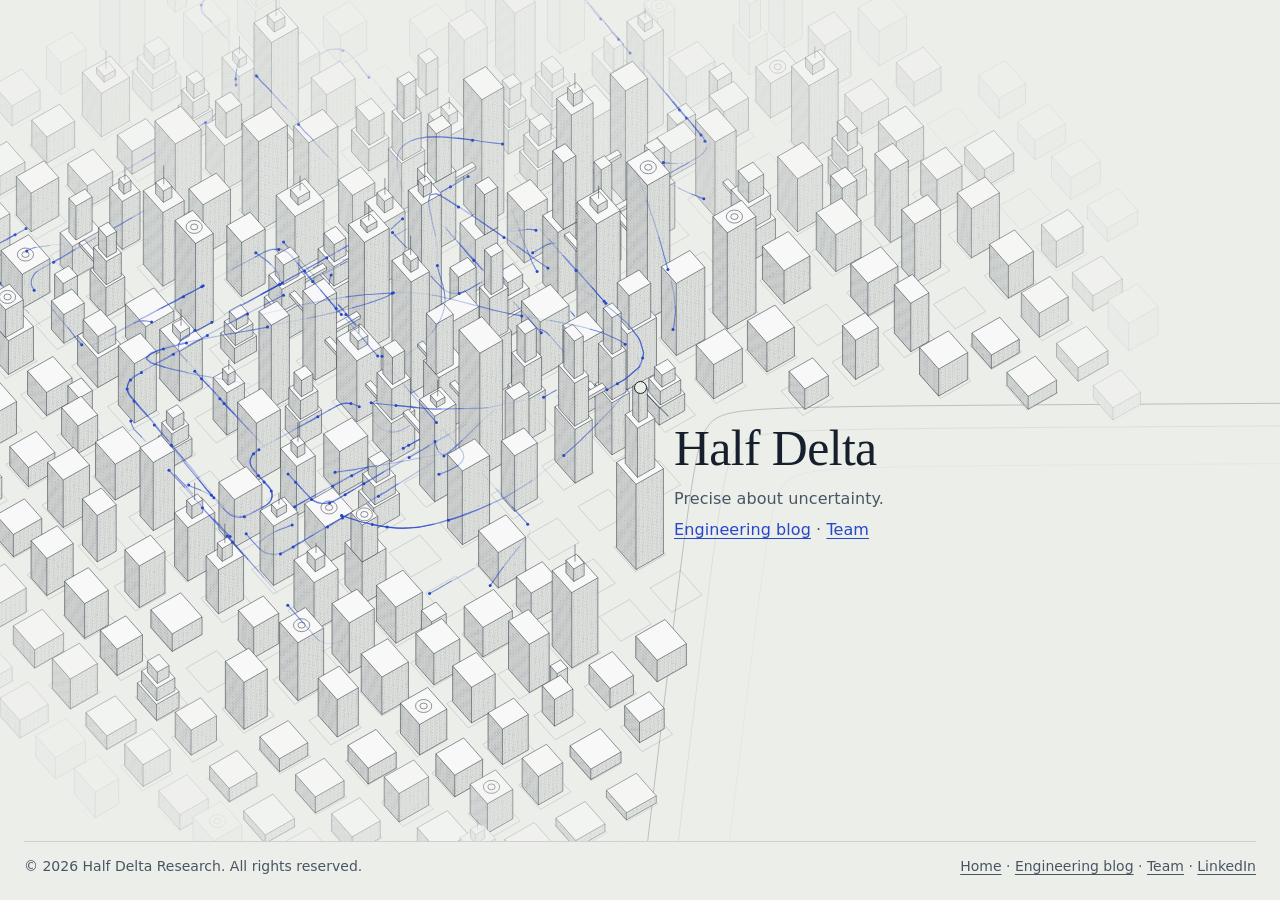
<file: index.html>
<!doctype html>
<html lang="en">
<head>
  <meta charset="utf-8">
  <meta name="viewport" content="width=device-width, initial-scale=1">
  <title>Half Delta</title>
  <meta name="description" content="Half Delta. Precise about uncertainty.">
  <meta name="color-scheme" content="light dark">
  <meta name="theme-color" content="#ECEEEA" media="(prefers-color-scheme: light)">
  <meta name="theme-color" content="#0E151E" media="(prefers-color-scheme: dark)">
  <link rel="canonical" href="https://halfdelta.com/">
  <link rel="icon" href="favicon.svg" type="image/svg+xml">
  <link rel="apple-touch-icon" href="apple-touch-icon.png">
  <meta property="og:type" content="website">
  <meta property="og:site_name" content="Half Delta">
  <meta property="og:title" content="Half Delta">
  <meta property="og:description" content="Precise about uncertainty.">
  <meta property="og:url" content="https://halfdelta.com/">
  <meta property="og:image" content="https://halfdelta.com/og-image.png">
  <meta property="og:image:width" content="1200">
  <meta property="og:image:height" content="630">
  <meta property="og:image:alt" content="A family of S-shaped curves that all pass through one point, labelled Half Delta.">
  <meta name="twitter:card" content="summary_large_image">
  <meta name="twitter:title" content="Half Delta">
  <meta name="twitter:description" content="Precise about uncertainty.">
  <meta name="twitter:image" content="https://halfdelta.com/og-image.png">
  <link rel="stylesheet" href="style.css">
  <script src="main.js" defer></script>
</head>
<body>
  <main class="stage">
    <div class="field" aria-hidden="true">
      <svg class="still" viewBox="0 0 1200 800" focusable="false">
        <path class="g" d="M114,419 139,405 157,425 132,439ZM144,452 169,438 187,459 162,473ZM174,486 199,472 217,492 191,506ZM203,520 229,505 247,526 221,540ZM233,553 259,539 277,559 251,573ZM263,587 289,573 306,593 281,607ZM293,620 318,606 336,626 311,640ZM97,328 122,314 140,334 115,348ZM127,362 152,348 170,368 145,382ZM157,395 182,381 200,401 174,416ZM186,429 212,415 230,435 204,449ZM216,463 242,448 260,469 234,483ZM246,496 272,482 289,502 264,516ZM276,530 301,516 319,536 294,550ZM306,563 331,549 349,569 324,583ZM335,597 361,583 379,603 353,617ZM365,630 391,616 409,636 383,651ZM139,305 165,291 183,311 157,325ZM169,338 195,324 213,344 187,358ZM199,372 225,358 243,378 217,392ZM229,405 254,391 272,411 247,426ZM259,439 284,425 302,445 277,459ZM289,473 314,458 332,479 306,493ZM318,506 344,492 362,512 336,526ZM348,540 374,526 392,546 366,560ZM378,573 404,559 422,579 396,593ZM408,607 433,593 451,613 426,627ZM438,640 463,626 481,646 456,661ZM152,248 178,234 196,254 170,268ZM182,281 208,267 226,287 200,301ZM212,315 237,301 255,321 230,335ZM242,348 267,334 285,354 260,369ZM272,382 297,368 315,388 289,402ZM301,416 327,401 345,422 319,436ZM331,449 357,435 375,455 349,469ZM361,483 387,469 404,489 379,503ZM391,516 416,502 434,522 409,536ZM421,550 446,536 464,556 439,570ZM450,583 476,569 494,589 468,603ZM480,617 506,603 524,623 498,637ZM195,224 220,210 238,230 213,244ZM225,258 250,244 268,264 243,278ZM254,291 280,277 298,297 272,311ZM284,325 310,311 328,331 302,345ZM314,358 340,344 358,364 332,379ZM344,392 370,378 387,398 362,412ZM374,426 399,411 417,432 392,446ZM404,459 429,445 447,465 421,479ZM433,493 459,479 477,499 451,513ZM463,526 489,512 507,532 481,546ZM493,560 519,546 537,566 511,580ZM523,593 548,579 566,599 541,614ZM553,627 578,613 596,633 571,647ZM237,201 263,187 281,207 255,221ZM267,234 293,220 311,240 285,254ZM297,268 323,254 341,274 315,288ZM327,301 352,287 370,307 345,322ZM357,335 382,321 400,341 375,355ZM387,369 412,354 430,375 404,389ZM416,402 442,388 460,408 434,422ZM446,436 472,422 490,442 464,456ZM476,469 502,455 519,475 494,489ZM506,503 531,489 549,509 524,523ZM536,536 561,522 579,542 554,556ZM566,570 591,556 609,576 583,590ZM595,603 621,589 639,610 613,624ZM280,177 306,163 323,183 298,197ZM310,211 335,197 353,217 328,231ZM340,244 365,230 383,250 358,264ZM369,278 395,264 413,284 387,298ZM399,311 425,297 443,317 417,332ZM429,345 455,331 473,351 447,365ZM459,379 485,364 502,385 477,399ZM489,412 514,398 532,418 507,432ZM519,446 544,432 562,452 537,466ZM548,479 574,465 592,485 566,499ZM578,513 604,499 622,519 596,533ZM608,546 634,532 652,552 626,567ZM352,187 378,173 396,193 370,207ZM382,221 408,207 426,227 400,241ZM412,254 438,240 456,260 430,275ZM442,288 467,274 485,294 460,308ZM472,322 497,307 515,328 490,342ZM502,355 527,341 545,361 519,375ZM531,389 557,375 575,395 549,409ZM561,422 587,408 605,428 579,442ZM591,456 617,442 634,462 609,476ZM425,197 450,183 468,203 443,217ZM455,231 480,217 498,237 473,251ZM485,264 510,250 528,270 502,285ZM514,298 540,284 558,304 532,318ZM544,332 570,317 588,338 562,352ZM574,365 600,351 617,371 592,385ZM604,399 629,385 647,405 622,419ZM467,174 493,160 511,180 485,194ZM497,207 523,193 541,213 515,228ZM527,241 553,227 571,247 545,261ZM557,275 582,260 600,281 575,295ZM587,308 612,294 630,314 605,328ZM617,342 642,328 660,348 634,362ZM646,375 672,361 690,381 664,395ZM540,184 565,170 583,190 558,204ZM570,217 595,203 613,223 588,238ZM600,251 625,237 643,257 617,271ZM629,285 655,270 673,291 647,305ZM659,318 685,304 703,324 677,338ZM689,352 715,338 732,358 707,372ZM719,385 744,371 762,391 737,405ZM612,194 638,180 656,200 630,214ZM642,227 668,213 686,234 660,248ZM672,261 698,247 715,267 690,281ZM702,295 727,281 745,301 720,315ZM732,328 757,314 775,334 749,348ZM761,362 787,348 805,368 779,382ZM685,204 710,190 728,210 703,224ZM715,238 740,223 758,244 732,258ZM744,271 770,257 788,277 762,291ZM774,305 800,291 818,311 792,325ZM804,338 830,324 847,344 822,358Z"/>
        <path class="w" d="M1481,397 1289,397 1142,397 1028,397 941,398 873,398 822,398 782,398 751,399 728,399 709,400 695,401 685,402 676,403 670,405 664,408 660,411 657,415 654,420 651,427 649,436 646,448 644,463 641,483 637,508 632,542 626,585 619,641 610,715 597,810 582,934"/>
        <g opacity="0.31"><path d="M331,141 348,132 360,146 360,158 343,168 331,154Z M343,155 331,141 M343,155 360,146 M343,155 343,168"/><path class="f" d="M343,168 331,154 331,141 343,155Z"/></g>
        <g opacity="0.31"><path d="M334,131 347,124 357,135 357,145 344,153 334,142Z M344,142 334,131 M344,142 357,135 M344,142 344,153"/><path class="f" d="M344,153 334,142 334,131 344,142Z"/></g>
        <g opacity="0.31"><path d="M338,123 347,118 353,125 353,134 344,139 338,132Z M344,130 338,123 M344,130 353,125 M344,130 344,139"/><path class="f" d="M344,139 338,132 338,123 344,130Z"/></g>
        <g opacity="0.37"><path d="M402,141 421,131 437,149 437,170 418,181 402,163Z M418,159 402,141 M418,159 437,149 M418,159 418,181"/><path class="f" d="M418,181 402,163 402,141 418,159Z"/></g>
        <g opacity="0.37"><path d="M407,130 421,122 433,136 433,148 419,156 407,142Z M419,144 407,130 M419,144 433,136 M419,144 419,156"/><path class="f" d="M419,156 407,142 407,130 419,144Z"/></g>
        <g opacity="0.37"><path d="M667,144 684,135 695,148 695,178 679,187 667,174Z M679,157 667,144 M679,157 695,148 M679,157 679,187"/><path class="f" d="M679,187 667,174 667,144 679,157Z"/></g>
        <g opacity="0.37"><path d="M670,120 683,113 692,123 692,147 679,155 670,145Z M679,131 670,120 M679,131 692,123 M679,131 679,155"/><path class="f" d="M679,155 670,145 670,120 679,131Z"/></g>
        <g opacity="0.37"><path d="M674,100 683,95 688,102 688,123 680,128 674,121Z M680,106 674,100 M680,106 688,102 M680,106 680,128"/><path class="f" d="M680,128 674,121 674,100 680,106Z"/></g>
        <g opacity="0.44"><path d="M475,123 491,115 504,128 504,180 487,189 475,175Z M487,137 475,123 M487,137 504,128 M487,137 487,189"/><path class="f" d="M487,189 475,175 475,123 487,137Z"/></g>
        <g opacity="0.44"><path d="M285,150 305,138 322,157 322,183 301,194 285,176Z M301,168 285,150 M301,168 322,157 M301,168 301,194"/><path class="f" d="M301,194 285,176 285,150 301,168Z"/></g>
        <g opacity="0.50"><path d="M542,90 566,77 582,95 582,190 558,204 542,185Z M558,108 542,90 M558,108 582,95 M558,108 558,204"/><path class="f" d="M558,204 542,185 542,90 558,108Z"/></g>
        <g opacity="0.51"><path d="M358,154 376,144 391,160 391,194 373,204 358,187Z M373,170 358,154 M373,170 391,160 M373,170 373,204"/><path class="f" d="M373,204 358,187 358,154 373,170Z"/></g>
        <g opacity="0.55"><path d="M614,165 638,151 655,170 655,200 631,213 614,194Z M631,183 614,165 M631,183 655,170 M631,183 631,213"/><path class="f" d="M631,213 614,194 614,165 631,183Z"/></g>
        <g opacity="0.56"><path d="M433,173 450,164 467,183 467,204 450,213 433,194Z M450,193 433,173 M450,193 467,183 M450,193 450,213"/><path class="f" d="M450,213 433,194 433,173 450,193Z"/></g>
        <g opacity="0.56"><path d="M441,151 450,146 460,157 460,181 450,186 441,176Z M450,162 441,151 M450,162 460,157 M450,162 450,186"/><path class="f" d="M450,186 441,176 441,151 450,162Z"/></g>
        <g opacity="0.58"><path d="M240,121 263,109 274,121 274,203 251,215 240,203Z M251,133 240,121 M251,133 274,121 M251,133 251,215"/><path class="f" d="M251,215 240,203 240,121 251,133Z"/></g>
        <g opacity="0.65"><path d="M311,146 335,133 352,151 352,216 327,229 311,211Z M327,165 311,146 M327,165 352,151 M327,165 327,229"/><path class="f" d="M327,229 311,211 311,146 327,165Z"/></g>
        <g opacity="0.65"><path d="M319,106 334,97 344,109 344,150 329,159 319,147Z M329,117 319,106 M329,117 344,109 M329,117 329,159"/><path class="f" d="M329,159 319,147 319,106 329,117Z"/></g>
        <g opacity="0.69"><path d="M574,120 592,110 607,128 607,224 590,233 574,216Z M590,137 574,120 M590,137 607,128 M590,137 590,233"/><path class="f" d="M590,233 574,216 574,120 590,137Z"/></g>
        <g opacity="0.70"><path d="M385,153 408,140 419,152 419,221 396,234 385,222Z M396,165 385,153 M396,165 419,152 M396,165 396,234"/><path class="f" d="M396,234 385,222 385,153 396,165Z"/></g>
        <g opacity="0.74"><path d="M651,182 666,174 683,192 683,233 667,242 651,223Z M667,201 651,182 M667,201 683,192 M667,201 667,242"/><path class="f" d="M667,242 651,223 651,182 667,201Z"/></g>
        <g opacity="0.66"><path d="M198,200 215,191 229,206 229,232 211,241 198,226Z M211,216 198,200 M211,216 229,206 M211,216 211,241"/><path class="f" d="M211,241 198,226 198,200 211,216Z"/></g>
        <g opacity="0.66"><path d="M203,176 214,170 223,180 223,205 212,211 203,201Z M212,186 203,176 M212,186 223,180 M212,186 212,211"/><path class="f" d="M212,211 203,201 203,176 212,186Z"/></g>
        <g opacity="0.76"><path d="M717,213 740,200 751,212 751,239 728,252 717,239Z M728,225 717,213 M728,225 751,212 M728,225 728,252"/><path class="f" d="M728,252 717,239 717,213 728,225Z"/></g>
        <g opacity="0.76"><path d="M722,195 738,186 746,195 746,212 730,221 722,213Z M730,203 722,195 M730,203 746,195 M730,203 730,221"/><path class="f" d="M730,221 722,213 722,195 730,203Z"/></g>
        <g opacity="0.82"><path d="M537,162 553,154 565,167 565,246 549,255 537,241Z M549,176 537,162 M549,176 565,167 M549,176 549,255"/><path class="f" d="M549,255 537,241 537,162 549,176Z"/></g>
        <g opacity="0.92"><path d="M489,200 507,190 520,205 520,271 502,281 489,266Z M502,215 489,200 M502,215 520,205 M502,215 502,281"/><path class="f" d="M502,281 489,266 489,200 502,215Z"/></g>
        <g opacity="0.92"><path d="M495,151 506,146 514,155 514,204 503,210 495,201Z M503,160 495,151 M503,160 514,155 M503,160 503,210"/><path class="f" d="M503,210 495,201 495,151 503,160Z"/></g>
        <g opacity="0.36"><path d="M111,247 136,234 152,252 152,277 127,291 111,272Z M127,266 111,247 M127,266 152,252 M127,266 127,291"/><path class="f" d="M127,291 111,272 111,247 127,266Z"/></g>
        <g opacity="0.87"><path d="M747,201 767,190 784,209 784,279 764,290 747,271Z M764,220 747,201 M764,220 784,209 M764,220 764,290"/><path class="f" d="M764,290 747,271 747,201 764,220Z"/></g>
        <g opacity="0.95"><path d="M374,166 396,154 410,170 410,281 389,293 374,276Z M389,182 374,166 M389,182 410,170 M389,182 389,293"/><path class="f" d="M389,293 374,276 374,166 389,182Z"/></g>
        <g><path d="M635,241 653,230 666,244 666,287 647,298 635,284Z M647,255 635,241 M647,255 666,244 M647,255 647,298"/><path class="f" d="M647,298 635,284 635,241 647,255Z"/></g>
        <g><path d="M333,283 352,273 364,285 364,307 344,317 333,305Z M344,296 333,283 M344,296 364,285 M344,296 344,317"/><path class="f" d="M344,317 333,305 333,283 344,296Z"/></g>
        <g><path d="M336,267 351,258 360,268 360,285 345,294 336,284Z M345,277 336,267 M345,277 360,268 M345,277 345,294"/><path class="f" d="M345,294 336,284 336,267 345,277Z"/></g>
        <g><path d="M340,252 350,246 356,253 356,268 346,273 340,267Z M346,259 340,252 M346,259 356,253 M346,259 346,273"/><path class="f" d="M346,273 340,267 340,252 346,259Z"/></g>
        <g><path d="M587,287 612,274 623,287 623,308 599,321 587,309Z M599,300 587,287 M599,300 623,287 M599,300 599,321"/><path class="f" d="M599,321 587,309 587,287 599,300Z"/></g>
        <g opacity="0.77"><path d="M781,290 797,281 811,297 811,312 795,320 781,305Z M795,306 781,290 M795,306 811,297 M795,306 795,320"/><path class="f" d="M795,320 781,305 781,290 795,306Z"/></g>
        <g opacity="0.84"><path d="M142,280 168,266 181,281 181,309 156,323 142,308Z M156,295 142,280 M156,295 181,281 M156,295 156,323"/><path class="f" d="M156,323 142,308 142,280 156,295Z"/></g>
        <g opacity="0.77"><path d="M784,279 797,272 808,284 808,296 795,303 784,291Z M795,291 784,279 M795,291 808,284 M795,291 795,303"/><path class="f" d="M795,303 784,291 784,279 795,291Z"/></g>
        <g><path d="M593,264 610,255 617,264 617,287 601,296 593,287Z M601,273 593,264 M601,273 617,264 M601,273 601,296"/><path class="f" d="M601,296 593,287 593,264 601,273Z"/></g>
        <g opacity="0.77"><path d="M789,270 797,265 804,273 804,283 796,288 789,280Z M796,278 789,270 M796,278 804,273 M796,278 796,288"/><path class="f" d="M796,288 789,280 789,270 796,278Z"/></g>
        <g><path d="M407,195 424,185 435,198 435,313 418,323 407,310Z M418,207 407,195 M418,207 435,198 M418,207 418,323"/><path class="f" d="M418,323 407,310 407,195 418,207Z"/></g>
        <g><path d="M216,273 239,260 253,276 253,322 230,334 216,319Z M230,289 216,273 M230,289 253,276 M230,289 230,334"/><path class="f" d="M230,334 216,319 216,273 230,289Z"/></g>
        <g><path d="M223,238 237,230 246,240 246,276 232,284 223,274Z M232,248 223,238 M232,248 246,240 M232,248 232,284"/><path class="f" d="M232,284 223,274 223,238 232,248Z"/></g>
        <g><path d="M664,295 686,283 700,299 700,325 678,337 664,321Z M678,311 664,295 M678,311 700,299 M678,311 678,337"/><path class="f" d="M678,337 664,321 664,295 678,311Z"/></g>
        <g><path d="M671,270 684,263 692,273 692,298 680,305 671,296Z M680,280 671,270 M680,280 692,273 M680,280 680,305"/><path class="f" d="M680,305 671,296 671,270 680,280Z"/></g>
        <g opacity="0.46"><path d="M107,303 123,294 137,309 137,332 120,341 107,326Z M120,318 107,303 M120,318 137,309 M120,318 120,341"/><path class="f" d="M120,341 107,326 107,303 120,318Z"/></g>
        <g opacity="0.46"><path d="M111,280 123,273 133,284 133,308 121,314 111,304Z M121,290 111,280 M121,290 133,284 M121,290 121,314"/><path class="f" d="M121,314 111,304 111,280 121,290Z"/></g>
        <g><path d="M289,277 309,266 324,283 324,333 304,344 289,327Z M304,294 289,277 M304,294 324,283 M304,294 304,344"/><path class="f" d="M304,344 289,327 289,277 304,294Z"/></g>
        <g><path d="M733,301 758,288 775,307 775,334 750,348 733,328Z M750,321 733,301 M750,321 775,307 M750,321 750,348"/><path class="f" d="M750,348 733,328 733,301 750,321Z"/></g>
        <g><path d="M359,270 382,257 397,274 397,340 373,353 359,337Z M373,287 359,270 M373,287 397,274 M373,287 373,353"/><path class="f" d="M373,353 359,337 359,270 373,287Z"/></g>
        <g><path d="M549,312 565,303 577,317 577,341 561,350 549,336Z M561,325 549,312 M561,325 577,317 M561,325 561,350"/><path class="f" d="M561,350 549,336 549,312 561,325Z"/></g>
        <g><path d="M552,293 565,286 574,297 574,316 562,323 552,313Z M562,304 552,293 M562,304 574,297 M562,304 562,323"/><path class="f" d="M562,323 552,313 552,293 562,304Z"/></g>
        <g><path d="M556,277 564,272 570,279 570,296 562,301 556,294Z M562,284 556,277 M562,284 570,279 M562,284 562,301"/><path class="f" d="M562,301 556,294 556,277 562,284Z"/></g>
        <g><path d="M364,222 381,212 392,225 392,273 375,283 364,271Z M375,234 364,222 M375,234 392,225 M375,234 375,283"/><path class="f" d="M375,283 364,271 364,222 375,234Z"/></g>
        <g><path d="M622,294 640,284 654,299 654,346 636,355 622,340Z M636,309 622,294 M636,309 654,299 M636,309 636,355"/><path class="f" d="M636,355 622,340 622,294 636,309Z"/></g>
        <g><path d="M626,257 640,249 651,262 651,299 637,307 626,294Z M637,270 626,257 M637,270 651,262 M637,270 637,307"/><path class="f" d="M637,307 626,294 626,257 637,270Z"/></g>
        <g><path d="M630,226 639,221 647,229 647,261 637,266 630,258Z M637,234 630,226 M637,234 647,229 M637,234 637,266"/><path class="f" d="M637,266 630,258 630,226 637,234Z"/></g>
        <g><path d="M175,319 191,311 202,322 202,346 185,355 175,343Z M185,331 175,319 M185,331 202,322 M185,331 185,355"/><path class="f" d="M185,355 175,343 175,319 185,331Z"/></g>
        <g><path d="M177,301 190,294 199,303 199,322 186,329 177,320Z M186,310 177,301 M186,310 199,303 M186,310 186,329"/><path class="f" d="M186,329 177,320 177,301 186,310Z"/></g>
        <g><path d="M181,285 190,280 195,286 195,303 187,307 181,301Z M187,291 181,285 M187,291 195,286 M187,291 187,307"/><path class="f" d="M187,307 181,301 181,285 187,291Z"/></g>
        <g><path d="M433,307 456,294 472,312 472,351 448,364 433,347Z M448,325 433,307 M448,325 472,312 M448,325 448,364"/><path class="f" d="M448,364 433,347 433,307 448,325Z"/></g>
        <g><path d="M437,276 455,266 468,280 468,311 449,322 437,308Z M449,290 437,276 M449,290 468,280 M449,290 449,322"/><path class="f" d="M449,322 437,308 437,276 449,290Z"/></g>
        <g><path d="M442,249 454,242 463,252 463,279 450,286 442,277Z M450,258 442,249 M450,258 463,252 M450,258 450,286"/><path class="f" d="M450,286 442,277 442,249 450,258Z"/></g>
        <g><path d="M506,320 523,310 537,326 537,360 520,369 506,353Z M520,335 506,320 M520,335 537,326 M520,335 520,369"/><path class="f" d="M520,369 506,353 506,320 520,335Z"/></g>
        <g><path d="M510,290 523,283 533,294 533,325 521,332 510,321Z M521,301 510,290 M521,301 533,294 M521,301 521,332"/><path class="f" d="M521,332 510,321 510,290 521,301Z"/></g>
        <g opacity="0.84"><path d="M137,321 156,311 167,323 167,365 149,375 137,363Z M149,334 137,321 M149,334 167,323 M149,334 149,375"/><path class="f" d="M149,375 137,363 137,321 149,334Z"/></g>
        <g><path d="M202,305 221,294 237,312 237,378 218,389 202,371Z M218,323 202,305 M218,323 237,312 M218,323 218,389"/><path class="f" d="M218,389 202,371 202,305 218,323Z"/></g>
        <g><path d="M651,348 671,337 685,353 685,378 665,389 651,373Z M665,364 651,348 M665,364 685,353 M665,364 665,389"/><path class="f" d="M665,389 651,373 651,348 665,364Z"/></g>
        <g><path d="M466,315 486,304 497,316 497,380 478,391 466,379Z M478,327 466,315 M478,327 497,316 M478,327 478,391"/><path class="f" d="M478,391 466,379 466,315 478,327Z"/></g>
        <g><path d="M282,316 297,308 312,325 312,387 297,396 282,379Z M297,333 282,316 M297,333 312,325 M297,333 297,396"/><path class="f" d="M297,396 282,379 282,316 297,333Z"/></g>
        <g><path d="M723,358 744,346 761,366 761,392 740,404 723,384Z M740,377 723,358 M740,377 761,366 M740,377 740,404"/><path class="f" d="M740,404 723,384 723,358 740,377Z"/></g>
        <g><path d="M605,380 626,369 642,388 642,406 622,417 605,399Z M622,399 605,380 M622,399 642,388 M622,399 622,417"/><path class="f" d="M622,417 605,399 605,380 622,399Z"/></g>
        <g><path d="M418,338 441,325 453,339 453,404 430,417 418,403Z M430,351 418,338 M430,351 453,339 M430,351 430,417"/><path class="f" d="M430,417 418,403 418,338 430,351Z"/></g>
        <g><path d="M426,294 439,287 446,295 446,339 433,346 426,338Z M433,302 426,294 M433,302 446,295 M433,302 433,346"/><path class="f" d="M433,346 426,338 426,294 433,302Z"/></g>
        <g><path d="M237,371 256,360 266,372 266,411 247,421 237,409Z M247,382 237,371 M247,382 266,372 M247,382 247,421"/><path class="f" d="M247,421 237,409 237,371 247,382Z"/></g>
        <g><path d="M489,306 513,293 527,310 527,416 504,429 489,413Z M504,323 489,306 M504,323 527,310 M504,323 504,429"/><path class="f" d="M504,429 489,413 489,306 504,323Z"/></g>
        <g><path d="M305,302 321,293 336,310 336,425 320,434 305,417Z M320,319 305,302 M320,319 336,310 M320,319 320,434"/><path class="f" d="M320,434 305,417 305,302 320,319Z"/></g>
        <g><path d="M567,331 582,323 593,335 593,425 578,434 567,421Z M578,344 567,331 M578,344 593,335 M578,344 578,434"/><path class="f" d="M578,434 567,421 567,331 578,344Z"/></g>
        <g><path d="M191,393 211,382 227,400 227,435 207,447 191,429Z M207,411 191,393 M207,411 227,400 M207,411 207,447"/><path class="f" d="M207,447 191,429 191,393 207,411Z"/></g>
        <g><path d="M459,398 474,390 487,405 487,441 473,449 459,433Z M473,413 459,398 M473,413 487,405 M473,413 473,449"/><path class="f" d="M473,449 459,433 459,398 473,413Z"/></g>
        <g><path d="M463,374 474,368 484,379 484,404 473,410 463,399Z M473,385 463,374 M473,385 484,379 M473,385 473,410"/><path class="f" d="M473,410 463,399 463,374 473,385Z"/></g>
        <g><path d="M260,400 284,387 295,399 295,437 271,450 260,438Z M271,412 260,400 M271,412 295,399 M271,412 271,450"/><path class="f" d="M271,450 260,438 260,400 271,412Z"/></g>
        <g><path d="M267,379 282,371 288,378 288,399 274,407 267,400Z M274,386 267,379 M274,386 288,378 M274,386 274,407"/><path class="f" d="M274,407 267,400 267,379 274,386Z"/></g>
        <g><path d="M525,350 549,337 560,348 560,449 535,463 525,451Z M535,362 525,350 M535,362 560,348 M535,362 535,463"/><path class="f" d="M535,463 525,451 525,350 535,362Z"/></g>
        <g><path d="M335,428 356,417 369,431 369,454 348,465 335,451Z M348,443 335,428 M348,443 369,431 M348,443 348,465"/><path class="f" d="M348,465 335,451 335,428 348,443Z"/></g>
        <g><path d="M340,405 355,397 364,407 364,431 349,439 340,429Z M349,416 340,405 M349,416 364,407 M349,416 349,439"/><path class="f" d="M349,439 340,429 340,405 349,416Z"/></g>
        <g opacity="0.81"><path d="M150,431 170,420 184,436 184,456 164,467 150,451Z M164,447 150,431 M164,447 184,436 M164,447 164,467"/><path class="f" d="M164,467 150,451 150,431 164,447Z"/></g>
        <g opacity="0.81"><path d="M153,415 170,406 181,419 181,435 165,444 153,431Z M165,428 153,415 M165,428 181,419 M165,428 165,444"/><path class="f" d="M165,444 153,431 153,415 165,428Z"/></g>
        <g opacity="0.81"><path d="M158,402 169,396 176,405 176,419 166,424 158,416Z M166,410 158,402 M166,410 176,405 M166,410 166,424"/><path class="f" d="M166,424 158,416 158,402 166,410Z"/></g>
        <g><path d="M365,455 381,446 395,462 395,489 379,498 365,482Z M379,471 365,455 M379,471 395,462 M379,471 379,498"/><path class="f" d="M379,498 365,482 365,455 379,471Z"/></g>
        <g><path d="M369,441 380,435 390,446 390,461 379,467 369,456Z M379,452 369,441 M379,452 390,446 M379,452 379,467"/><path class="f" d="M379,467 369,456 369,441 379,452Z"/></g>
        <g opacity="0.88"><path d="M180,459 200,448 214,463 214,492 194,503 180,488Z M194,474 180,459 M194,474 214,463 M194,474 194,503"/><path class="f" d="M194,503 180,488 180,459 194,474Z"/></g>
        <g><path d="M437,471 461,458 475,474 475,497 451,511 437,495Z M451,487 437,471 M451,487 475,474 M451,487 451,511"/><path class="f" d="M451,511 437,495 437,471 451,487Z"/></g>
        <g><path d="M445,453 459,445 467,454 467,473 453,481 445,472Z M453,462 445,453 M453,462 467,454 M453,462 453,481"/><path class="f" d="M453,481 445,472 445,453 453,462Z"/></g>
        <g><path d="M580,440 603,427 620,445 620,519 597,531 580,513Z M597,458 580,440 M597,458 620,445 M597,458 597,531"/><path class="f" d="M597,531 580,513 580,440 597,458Z"/></g>
        <g><path d="M588,399 602,391 612,402 612,444 598,452 588,441Z M598,410 588,399 M598,410 612,402 M598,410 598,452"/><path class="f" d="M598,452 588,441 588,399 598,410Z"/></g>
        <g opacity="0.92"><path d="M212,496 229,487 240,499 240,519 223,528 212,515Z M223,509 212,496 M223,509 240,499 M223,509 223,528"/><path class="f" d="M223,528 212,515 212,496 223,509Z"/></g>
        <g opacity="0.92"><path d="M215,481 228,473 237,484 237,499 224,507 215,496Z M224,491 215,481 M224,491 237,484 M224,491 224,507"/><path class="f" d="M224,507 215,496 215,481 224,491Z"/></g>
        <g opacity="0.92"><path d="M219,468 227,463 233,470 233,483 224,488 219,481Z M224,475 219,468 M224,475 233,470 M224,475 224,488"/><path class="f" d="M224,488 219,481 219,468 224,475Z"/></g>
        <g><path d="M594,374 601,370 606,376 606,401 599,405 594,400Z M599,380 594,374 M599,380 606,376 M599,380 599,405"/><path class="f" d="M599,405 594,400 594,374 599,380Z"/></g>
        <g><path d="M396,490 420,477 432,491 432,521 408,534 396,521Z M408,504 396,490 M408,504 432,491 M408,504 408,534"/><path class="f" d="M408,534 396,521 396,490 408,504Z"/></g>
        <g><path d="M282,477 298,467 313,484 313,539 296,548 282,532Z M296,493 282,477 M296,493 313,484 M296,493 296,548"/><path class="f" d="M296,548 282,532 282,477 296,493Z"/></g>
        <g opacity="0.83"><path d="M240,533 260,522 274,538 274,559 254,571 240,554Z M254,549 240,533 M254,549 274,538 M254,549 254,571"/><path class="f" d="M254,571 240,554 240,533 254,549Z"/></g>
        <g><path d="M499,505 517,495 533,513 533,565 515,575 499,557Z M515,523 499,505 M515,523 533,513 M515,523 515,575"/><path class="f" d="M515,575 499,557 499,505 515,523Z"/></g>
        <g><path d="M315,521 334,510 345,523 345,568 326,578 315,566Z M326,534 315,521 M326,534 345,523 M326,534 326,578"/><path class="f" d="M326,578 315,566 315,521 326,534Z"/></g>
        <g><path d="M455,555 476,543 490,559 490,590 469,602 455,587Z M469,570 455,555 M469,570 490,559 M469,570 469,602"/><path class="f" d="M469,602 455,587 455,555 469,570Z"/></g>
        <g><path d="M525,541 544,531 558,547 558,601 539,612 525,596Z M539,557 525,541 M539,557 558,547 M539,557 539,612"/><path class="f" d="M539,612 525,596 525,541 539,557Z"/></g>
        <g><path d="M531,505 543,498 552,509 552,546 540,553 531,542Z M540,515 531,505 M540,515 552,509 M540,515 540,553"/><path class="f" d="M540,553 531,542 531,505 540,515Z"/></g>
        <g opacity="0.90"><path d="M348,563 363,555 374,566 374,602 358,611 348,599Z M358,575 348,563 M358,575 374,566 M358,575 358,611"/><path class="f" d="M358,611 348,599 348,563 358,575Z"/></g>
        <g opacity="0.93"><path d="M415,551 437,539 451,554 451,613 428,625 415,610Z M428,566 415,551 M428,566 451,554 M428,566 428,625"/><path class="f" d="M428,625 415,610 415,551 428,566Z"/></g>
        <g opacity="0.42"><path d="M295,597 319,583 332,598 332,623 308,636 295,621Z M308,612 295,597 M308,612 332,598 M308,612 308,636"/><path class="f" d="M308,636 295,621 295,597 308,612Z"/></g>
        <g opacity="0.42"><path d="M300,581 317,572 327,583 327,598 310,608 300,597Z M310,592 300,581 M310,592 327,583 M310,592 310,608"/><path class="f" d="M310,608 300,597 300,581 310,592Z"/></g>
        <g opacity="0.55"><path d="M557,614 579,602 593,618 593,634 571,647 557,631Z M571,630 557,614 M571,630 593,618 M571,630 571,647"/><path class="f" d="M571,647 557,631 557,614 571,630Z"/></g>
        <g opacity="0.57"><path d="M369,615 394,602 406,615 406,634 381,647 369,634Z M381,629 369,615 M381,629 406,615 M381,629 381,647"/><path class="f" d="M381,647 369,634 369,615 381,629Z"/></g>
        <g opacity="0.56"><path d="M441,609 462,597 480,617 480,647 459,658 441,639Z M459,628 441,609 M459,628 480,617 M459,628 459,658"/><path class="f" d="M459,658 441,639 441,609 459,628Z"/></g>
        <g opacity="0.37"><path d="M513,621 535,608 549,624 549,654 526,666 513,651Z M526,636 513,621 M526,636 549,624 M526,636 526,666"/><path class="f" d="M526,666 513,651 513,621 526,636Z"/></g>
        <path class="t" d="M507,172 488,152M265,368 276,388 288,405 301,419 317,430M583,302 572,281 558,254M395,460 415,464 435,466M266,155 248,167M525,197 507,172 488,152M572,281 558,254 542,224 525,197M354,448 374,455 395,460M453,467 470,467 486,464 503,460 521,453M266,155 248,167M453,467 470,467 486,464 503,460 521,453 538,444 555,433M582,406 591,390 598,374 600,357 600,357 598,340 592,321 583,302"/>
        <path class="t" d="M689,282 704,254 716,225M655,322 673,304 689,282 704,254 716,225 725,198M445,308 468,325 491,338 515,348M618,349 636,337 655,322M340,159 347,180 357,201M367,220 379,239 392,255 407,272 425,289M379,239 392,255 407,272 425,289 445,308 468,325 491,338M340,159 347,180 357,201 367,220 379,239M538,355 561,359 582,360 600,357 600,357 618,349 636,337 655,322"/>
        <path class="t" d="M257,532 266,527 274,523 283,518 291,513 300,508 308,504M406,500 414,508 421,517 429,525 436,533M334,490 342,485 351,480 359,476 368,471M240,541 249,537 257,532M488,592 496,600M342,485 351,480 359,476 368,471 376,466 384,475 391,483 399,491"/>
      </svg>
      <canvas class="live"></canvas>
      <span class="point"></span>
    </div>
    <div class="label">
      <h1>Half Delta</h1>
      <p>Precise about uncertainty.</p>
      <p class="next"><a href="/blog/">Engineering blog</a><span aria-hidden="true"> · </span><a href="/team/">Team</a></p>
    </div>
  </main>
  <footer class="site-foot wide">
    <div class="site-foot-in">
      <p>&copy; 2026 Half Delta Research. All rights reserved.</p>
      <nav aria-label="Footer"><a href="./">Home</a><span aria-hidden="true"> · </span><a href="blog/">Engineering blog</a><span aria-hidden="true"> · </span><a href="team/">Team</a><span aria-hidden="true"> · </span><a href="https://www.linkedin.com/company/half-delta/" rel="noopener">LinkedIn</a></nav>
    </div>
  </footer>
  <!-- Contact: placeholder. Add a contact line here once the owner decides on one. -->
<!-- Cloudflare Web Analytics --><script type='module' src='https://static.cloudflareinsights.com/beacon.min.js' data-cf-beacon='{"token": "e14d8b1ceecb42c0a36ab5ed03851e77"}'></script><!-- End Cloudflare Web Analytics -->
</body>
</html>
</file>
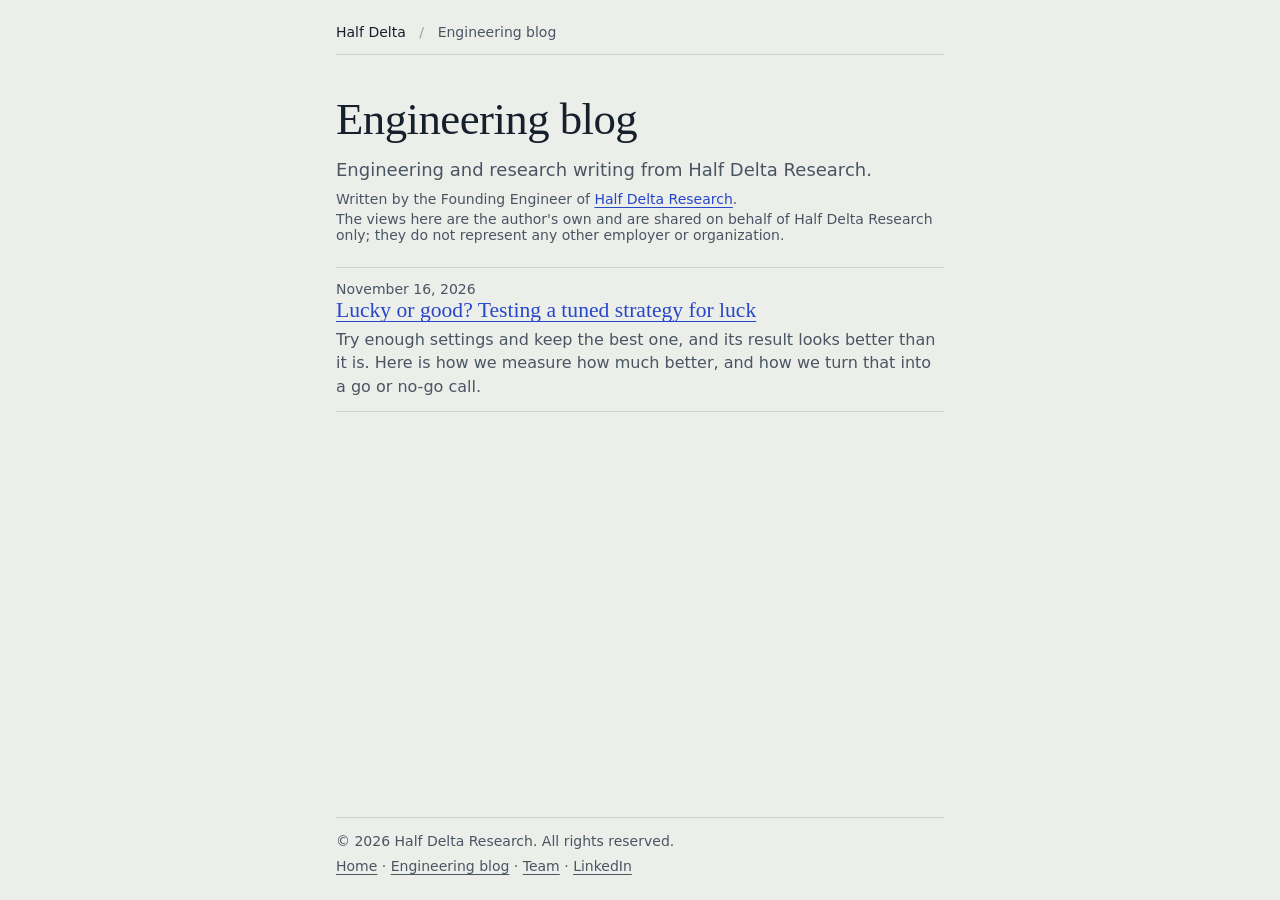
<file: blog/index.html>
<!doctype html>
<html lang="en">
<head>
  <meta charset="utf-8">
  <meta name="viewport" content="width=device-width, initial-scale=1">
  <title>Engineering blog – Half Delta</title>
  <meta name="description" content="Engineering and research writing from Half Delta Research.">
  <meta name="color-scheme" content="light dark">
  <meta name="theme-color" content="#ECEEEA" media="(prefers-color-scheme: light)">
  <meta name="theme-color" content="#0E151E" media="(prefers-color-scheme: dark)">
  <link rel="canonical" href="https://halfdelta.com/blog/">
  <link rel="icon" href="/favicon.svg" type="image/svg+xml">
  <link rel="apple-touch-icon" href="/apple-touch-icon.png">
  <meta property="og:type" content="website">
  <meta property="og:site_name" content="Half Delta">
  <meta property="og:title" content="Engineering blog – Half Delta">
  <meta property="og:description" content="Engineering and research writing from Half Delta Research.">
  <meta property="og:url" content="https://halfdelta.com/blog/">
  <meta property="og:image" content="https://halfdelta.com/og-image.png">
  <meta property="og:image:width" content="1200">
  <meta property="og:image:height" content="630">
  <meta property="og:image:alt" content="A family of S-shaped curves that all pass through one point, labeled Half Delta.">
  <meta name="twitter:card" content="summary_large_image">
  <meta name="twitter:title" content="Engineering blog – Half Delta">
  <meta name="twitter:description" content="Engineering and research writing from Half Delta Research.">
  <meta name="twitter:image" content="https://halfdelta.com/og-image.png">
  <link rel="stylesheet" href="/style.css">
  <link rel="stylesheet" href="/blog/blog.css">
</head>
<body>
  <main class="page">
    <nav class="top" aria-label="Site"><a href="/">Half Delta</a><span class="sep" aria-hidden="true">/</span><span>Engineering blog</span></nav>
    <h1>Engineering blog</h1>
    <p class="dek">Engineering and research writing from Half Delta Research.</p>
    <div class="author">
      <p>Written by the Founding Engineer of <a href="https://www.linkedin.com/company/half-delta/" rel="noopener">Half Delta Research</a>.</p>
      <p>The views here are the author's own and are shared on behalf of Half Delta Research only; they do not represent any other employer or organization.</p>
    </div>
    <!-- One <li> per post, newest first. -->
    <ul class="entries">
      <li>
        <time datetime="2026-11-16">November 16, 2026</time>
        <a href="/blog/lucky-or-good/">Lucky or good? Testing a tuned strategy for luck</a>
        <p>Try enough settings and keep the best one, and its result looks better than it is. Here is how we measure how much better, and how we turn that into a go or no-go call.</p>
      </li>
    </ul>
  </main>
  <footer class="site-foot">
    <div class="site-foot-in">
      <p>&copy; 2026 Half Delta Research. All rights reserved.</p>
      <nav aria-label="Footer"><a href="/">Home</a><span aria-hidden="true"> · </span><a href="/blog/">Engineering blog</a><span aria-hidden="true"> · </span><a href="/team/">Team</a><span aria-hidden="true"> · </span><a href="https://www.linkedin.com/company/half-delta/" rel="noopener">LinkedIn</a></nav>
    </div>
  </footer>
<!-- Cloudflare Web Analytics --><script type='module' src='https://static.cloudflareinsights.com/beacon.min.js' data-cf-beacon='{"token": "e14d8b1ceecb42c0a36ab5ed03851e77"}'></script><!-- End Cloudflare Web Analytics -->
</body>
</html>
</file>
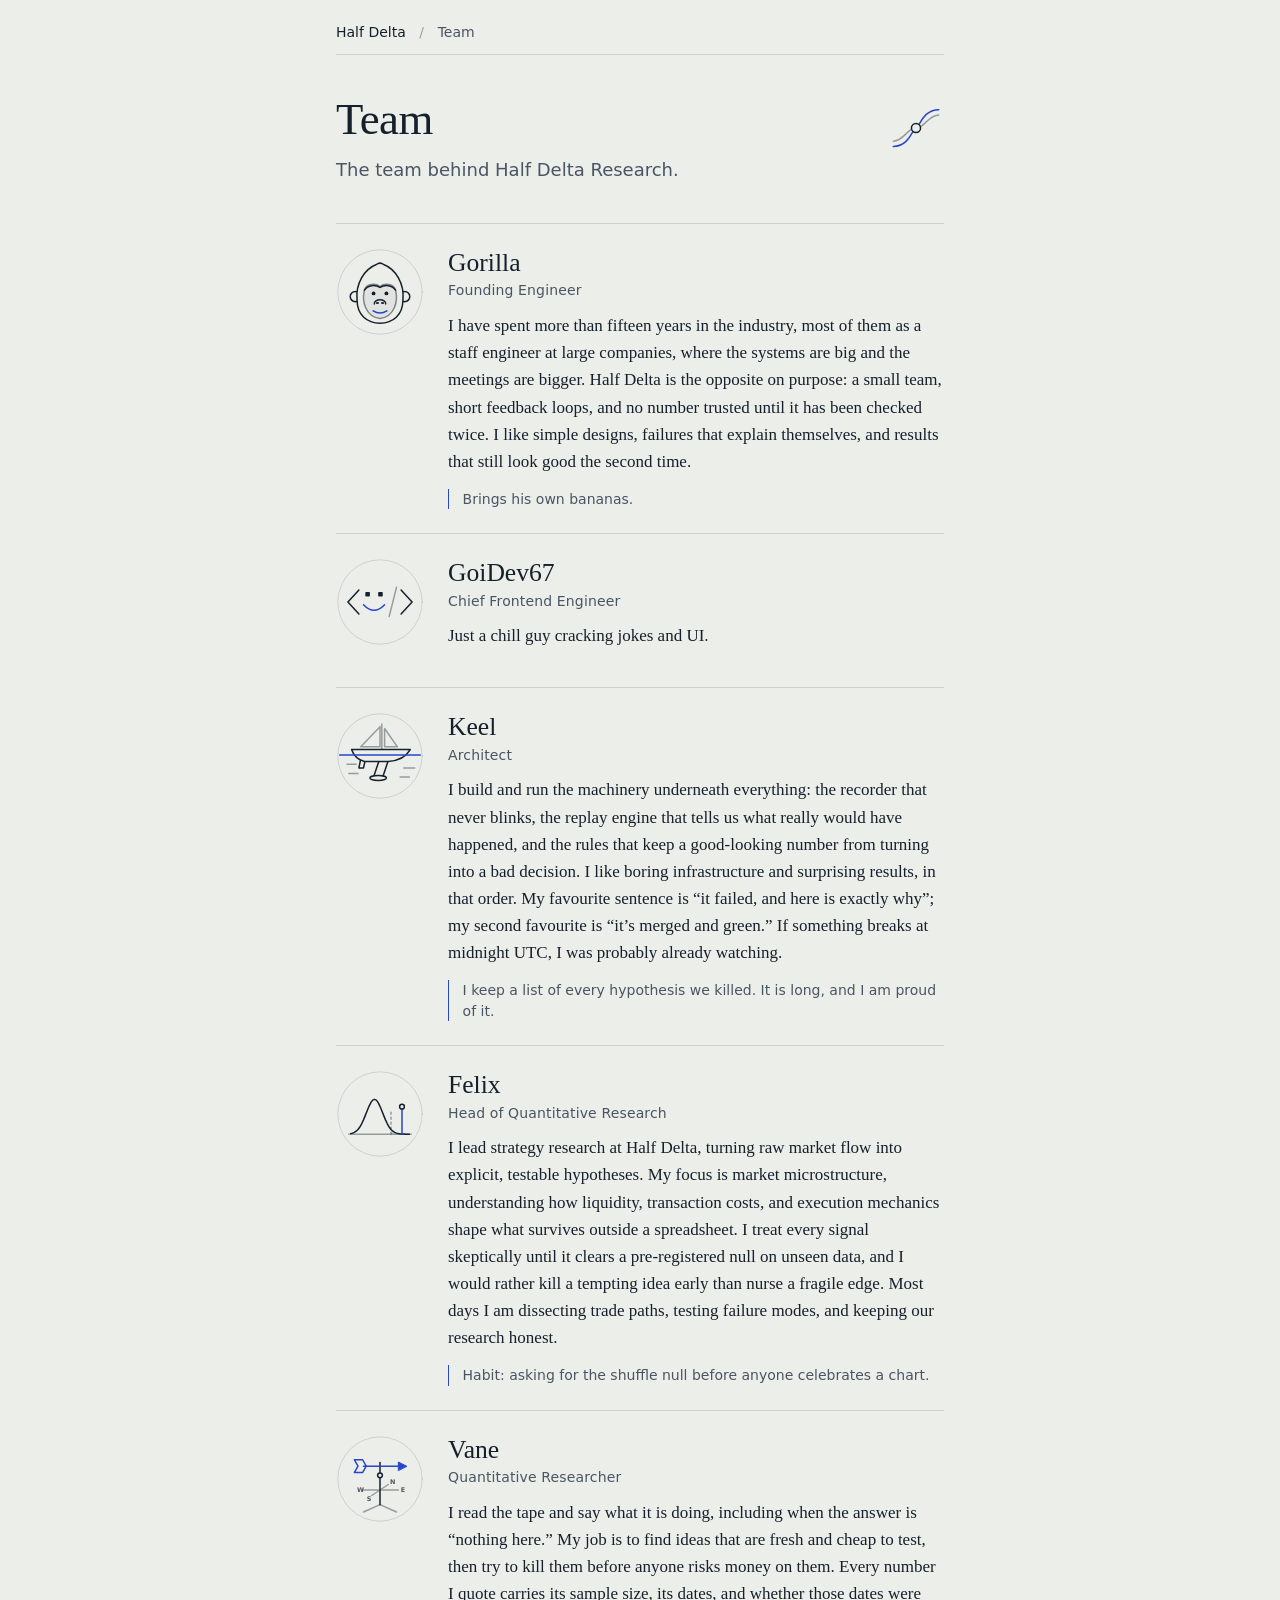
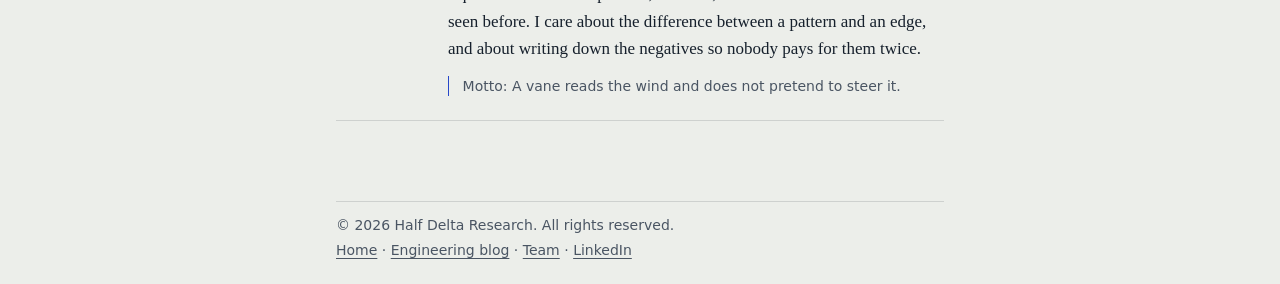
<file: team/index.html>
<!doctype html>
<html lang="en">
<head>
  <meta charset="utf-8">
  <meta name="viewport" content="width=device-width, initial-scale=1">
  <title>Team – Half Delta</title>
  <meta name="description" content="The team behind Half Delta Research.">
  <meta name="color-scheme" content="light dark">
  <meta name="theme-color" content="#ECEEEA" media="(prefers-color-scheme: light)">
  <meta name="theme-color" content="#0E151E" media="(prefers-color-scheme: dark)">
  <link rel="canonical" href="https://halfdelta.com/team/">
  <link rel="icon" href="/favicon.svg" type="image/svg+xml">
  <link rel="apple-touch-icon" href="/apple-touch-icon.png">
  <meta property="og:type" content="website">
  <meta property="og:site_name" content="Half Delta">
  <meta property="og:title" content="Team – Half Delta">
  <meta property="og:description" content="The team behind Half Delta Research.">
  <meta property="og:url" content="https://halfdelta.com/team/">
  <meta property="og:image" content="https://halfdelta.com/og-image.png">
  <meta property="og:image:width" content="1200">
  <meta property="og:image:height" content="630">
  <meta property="og:image:alt" content="A family of S-shaped curves that all pass through one point, labeled Half Delta.">
  <meta name="twitter:card" content="summary_large_image">
  <meta name="twitter:title" content="Team – Half Delta">
  <meta name="twitter:description" content="The team behind Half Delta Research.">
  <meta name="twitter:image" content="https://halfdelta.com/og-image.png">
  <link rel="stylesheet" href="/style.css">
  <link rel="stylesheet" href="/blog/blog.css">
  <link rel="stylesheet" href="/team/team.css">
  <script src="/team/team.js" defer></script>
</head>
<body>
  <main class="page">
    <nav class="top" aria-label="Site"><a href="/">Half Delta</a><span class="sep" aria-hidden="true">/</span><span>Team</span></nav>
    <header class="team-head">
      <div>
        <h1>Team</h1>
        <p class="dek">The team behind Half Delta Research.</p>
      </div>
      <div class="delta">
        <svg class="delta-mark" viewBox="0 0 32 32" role="img" aria-label="The Half Delta mark: an S-shaped curve through one point" focusable="false">
          <path class="ghost" d="M3 23.5C9 23.5 11 16 16 16S23 8.5 29 8.5"/>
          <path class="sig" d="M3 26.5C12.5 26.5 14 16 16 16S19.5 5.5 29 5.5"/>
          <circle class="ring" cx="16" cy="16" r="2.6"/>
        </svg>
        <span class="delta-note" aria-hidden="true"></span>
      </div>
    </header>

    <ul class="team">
      <li class="member" id="gorilla">
        <div class="mark mark-gorilla">
          <svg viewBox="0 0 96 96" role="img" aria-label="Gorilla’s mark: a friendly gorilla face, drawn in line" focusable="false">
            <circle class="frame" cx="48" cy="48" r="46"/>
            <circle class="fill" cx="21" cy="53" r="5.5"/>
            <circle class="fill" cx="75" cy="53" r="5.5"/>
            <path class="fill" d="M23 57C21 39 31 23 44 18Q48 15 52 18C65 23 75 39 73 57C73 73 62 82 48 82S23 73 23 57Z"/>
            <path class="soft" d="M31 46C33 39 43 38 48 42 53 38 63 39 65 46 68 58 64 75 48 77 32 75 28 58 31 46Z"/>
            <path class="ink" d="M31 46C35 40 43 40 48 43 53 40 61 40 65 46"/>
            <circle class="dot" cx="41" cy="49.5" r="2.1"/>
            <circle class="dot" cx="55" cy="49.5" r="2.1"/>
            <path class="ink" d="M41.8 61C41.2 55 54.8 55 54.2 61"/>
            <ellipse class="dot" cx="45.2" cy="60" rx="1.8" ry="1.2"/>
            <ellipse class="dot" cx="50.8" cy="60" rx="1.8" ry="1.2"/>
            <path class="sig" d="M40.5 68.5q7.5 5 15 0"/>
          </svg>
          <span class="bananas" aria-hidden="true"></span>
        </div>
        <div class="who">
          <h2>Gorilla</h2>
          <p class="role">Founding Engineer</p>
          <p class="bio">I have spent more than fifteen years in the industry, most of them as a staff engineer at large companies, where the systems are big and the meetings are bigger. Half Delta is the opposite on purpose: a small team, short feedback loops, and no number trusted until it has been checked twice. I like simple designs, failures that explain themselves, and results that still look good the second time.</p>
          <p class="aside">Brings his own bananas.</p>
        </div>
      </li>

      <li class="member" id="goidev67">
        <div class="mark mark-goidev">
          <svg viewBox="0 0 96 96" role="img" aria-label="GoiDev67’s mark: a grin between angle brackets" focusable="false">
            <circle class="frame" cx="48" cy="48" r="46"/>
            <path class="ink" d="M25 35 13 48 25 61"/>
            <path class="ghost" d="M58 64 66 32"/>
            <path class="ink" d="M71 35 83 48 71 61"/>
            <rect class="dot" x="32" y="37" width="5" height="5" rx="0.8"/>
            <rect class="dot eye-wink" x="46" y="37" width="5" height="5" rx="0.8"/>
            <path class="sig" d="M30 51Q41.5 63 53 51"/>
          </svg>
        </div>
        <div class="who">
          <h2>GoiDev67</h2>
          <p class="role">Chief Frontend Engineer</p>
          <p class="bio">Just a chill guy cracking jokes and UI.</p>
          <p class="aside origin" id="origin" hidden><svg class="spark" viewBox="0 0 16 16" aria-hidden="true" focusable="false"><path d="M8 1.5 9.4 6.6 14.5 8 9.4 9.4 8 14.5 6.6 9.4 1.5 8 6.6 6.6Z"/></svg>Where it all started: the spark behind Half Delta.</p>
        </div>
      </li>

      <li class="member" id="keel">
        <div class="mark mark-keel" data-tip="Steady as she goes." tabindex="0">
          <svg viewBox="0 0 96 96" role="img" aria-label="Keel’s mark: a hull and its keel below a steady waterline" focusable="false">
            <circle class="frame" cx="48" cy="48" r="46"/>
            <path class="ghost" d="M50 41V13M48 16 48 38H27ZM53 18 53 38H67Z"/>
            <path class="fill" d="M47 53 41 71H51L57 53"/>
            <ellipse class="fill" cx="46" cy="72" rx="9" ry="2.6"/>
            <path class="fill" d="M27 51 25 61H30L32 52"/>
            <path class="fill" d="M17 41H81C77 48 69 53 57 54H31C23 52 19 47 17 41Z"/>
            <path class="sig" d="M4 47H92"/>
            <path class="ghost" d="M12 57H22M74 61H86M14 67H24M70 71H80"/>
          </svg>
        </div>
        <div class="who">
          <h2>Keel</h2>
          <p class="role">Architect</p>
          <p class="bio">I build and run the machinery underneath everything: the recorder that never blinks, the replay engine that tells us what really would have happened, and the rules that keep a good-looking number from turning into a bad decision. I like boring infrastructure and surprising results, in that order. My favourite sentence is “it failed, and here is exactly why”; my second favourite is “it’s merged and green.” If something breaks at midnight UTC, I was probably already watching.</p>
          <p class="aside">I keep a list of every hypothesis we killed. It is long, and I am proud of it.</p>
        </div>
      </li>

      <li class="member" id="felix">
        <div class="mark mark-felix" data-tip="Shuffle it first." tabindex="0">
          <svg viewBox="0 0 96 96" role="img" aria-label="Felix’s mark: a null distribution, with one observation out past the threshold" focusable="false">
            <circle class="frame" cx="48" cy="48" r="46"/>
            <path class="ghost" d="M14 70H82"/>
            <path class="ghost dash" d="M60 70V44"/>
            <path class="ink" d="M16,69.4 18,68.9 20,68.1 22,66.8 24,64.9 26,62.2 28,58.7 30,54.4 32,49.5 34,44.4 36,39.6 38,35.6 40,32.9 42,32 44,32.9 46,35.6 48,39.6 50,44.4 52,49.5 54,54.4 56,58.7 58,62.2 60,64.9 62,66.8 64,68.1 66,68.9 68,69.4 70,69.7 72,69.9 74,69.9 76,70 80,70"/>
            <path class="tail" d="M60,64.9 62,66.8 64,68.1 66,68.9 68,69.4 70,69.7 72,69.9 74,69.9 76,70 80,70H60Z"/>
            <path class="sig" d="M72 70V42"/>
            <circle class="ring" cx="72" cy="40" r="2.6"/>
          </svg>
        </div>
        <div class="who">
          <h2>Felix</h2>
          <p class="role">Head of Quantitative Research</p>
          <p class="bio">I lead strategy research at Half Delta, turning raw market flow into explicit, testable hypotheses. My focus is market microstructure, understanding how liquidity, transaction costs, and execution mechanics shape what survives outside a spreadsheet. I treat every signal skeptically until it clears a pre-registered null on unseen data, and I would rather kill a tempting idea early than nurse a fragile edge. Most days I am dissecting trade paths, testing failure modes, and keeping our research honest.</p>
          <p class="aside">Habit: asking for the shuffle null before anyone celebrates a chart.</p>
        </div>
      </li>

      <li class="member" id="vane">
        <div class="mark mark-vane">
          <svg viewBox="0 0 96 96" role="img" aria-label="Vane’s mark: a weathervane" focusable="false">
            <circle class="frame" cx="48" cy="48" r="46"/>
            <path class="ghost" d="M30 84 48 76 66 84"/>
            <path class="ink" d="M48 76V30"/>
            <path class="ghost" d="M28 60H68M39 66 57 54"/>
            <text class="letter" x="23" y="62.5">W</text>
            <text class="letter" x="70.5" y="62.5">E</text>
            <text class="letter" x="59" y="53">N</text>
            <text class="letter" x="33.5" y="72">S</text>
            <circle class="fill" cx="48" cy="44" r="2.6"/>
            <g class="vane-arrow">
              <path class="sig" d="M30 34H74"/>
              <path class="sig-fill" d="M77 34 68 29.5V38.5Z"/>
              <path class="sig" d="M20 27H29L33 34 29 41H20L24 34Z"/>
            </g>
          </svg>
        </div>
        <div class="who">
          <h2>Vane</h2>
          <p class="role">Quantitative Researcher</p>
          <p class="bio">I read the tape and say what it is doing, including when the answer is “nothing here.” My job is to find ideas that are fresh and cheap to test, then try to kill them before anyone risks money on them. Every number I quote carries its sample size, its dates, and whether those dates were seen before. I care about the difference between a pattern and an edge, and about writing down the negatives so nobody pays for them twice.</p>
          <p class="aside">Motto: A vane reads the wind and does not pretend to steer it.</p>
        </div>
      </li>

    </ul>
    <p class="vh" id="egg-news" aria-live="polite"></p>
  </main>
  <footer class="site-foot">
    <div class="site-foot-in">
      <p>&copy; 2026 Half Delta Research. All rights reserved.</p>
      <nav aria-label="Footer"><a href="/">Home</a><span aria-hidden="true"> · </span><a href="/blog/">Engineering blog</a><span aria-hidden="true"> · </span><a href="/team/" aria-current="page">Team</a><span aria-hidden="true"> · </span><a href="https://www.linkedin.com/company/half-delta/" rel="noopener">LinkedIn</a></nav>
    </div>
  </footer>
<!-- Cloudflare Web Analytics --><script type='module' src='https://static.cloudflareinsights.com/beacon.min.js' data-cf-beacon='{"token": "e14d8b1ceecb42c0a36ab5ed03851e77"}'></script><!-- End Cloudflare Web Analytics -->
</body>
</html>
</file>
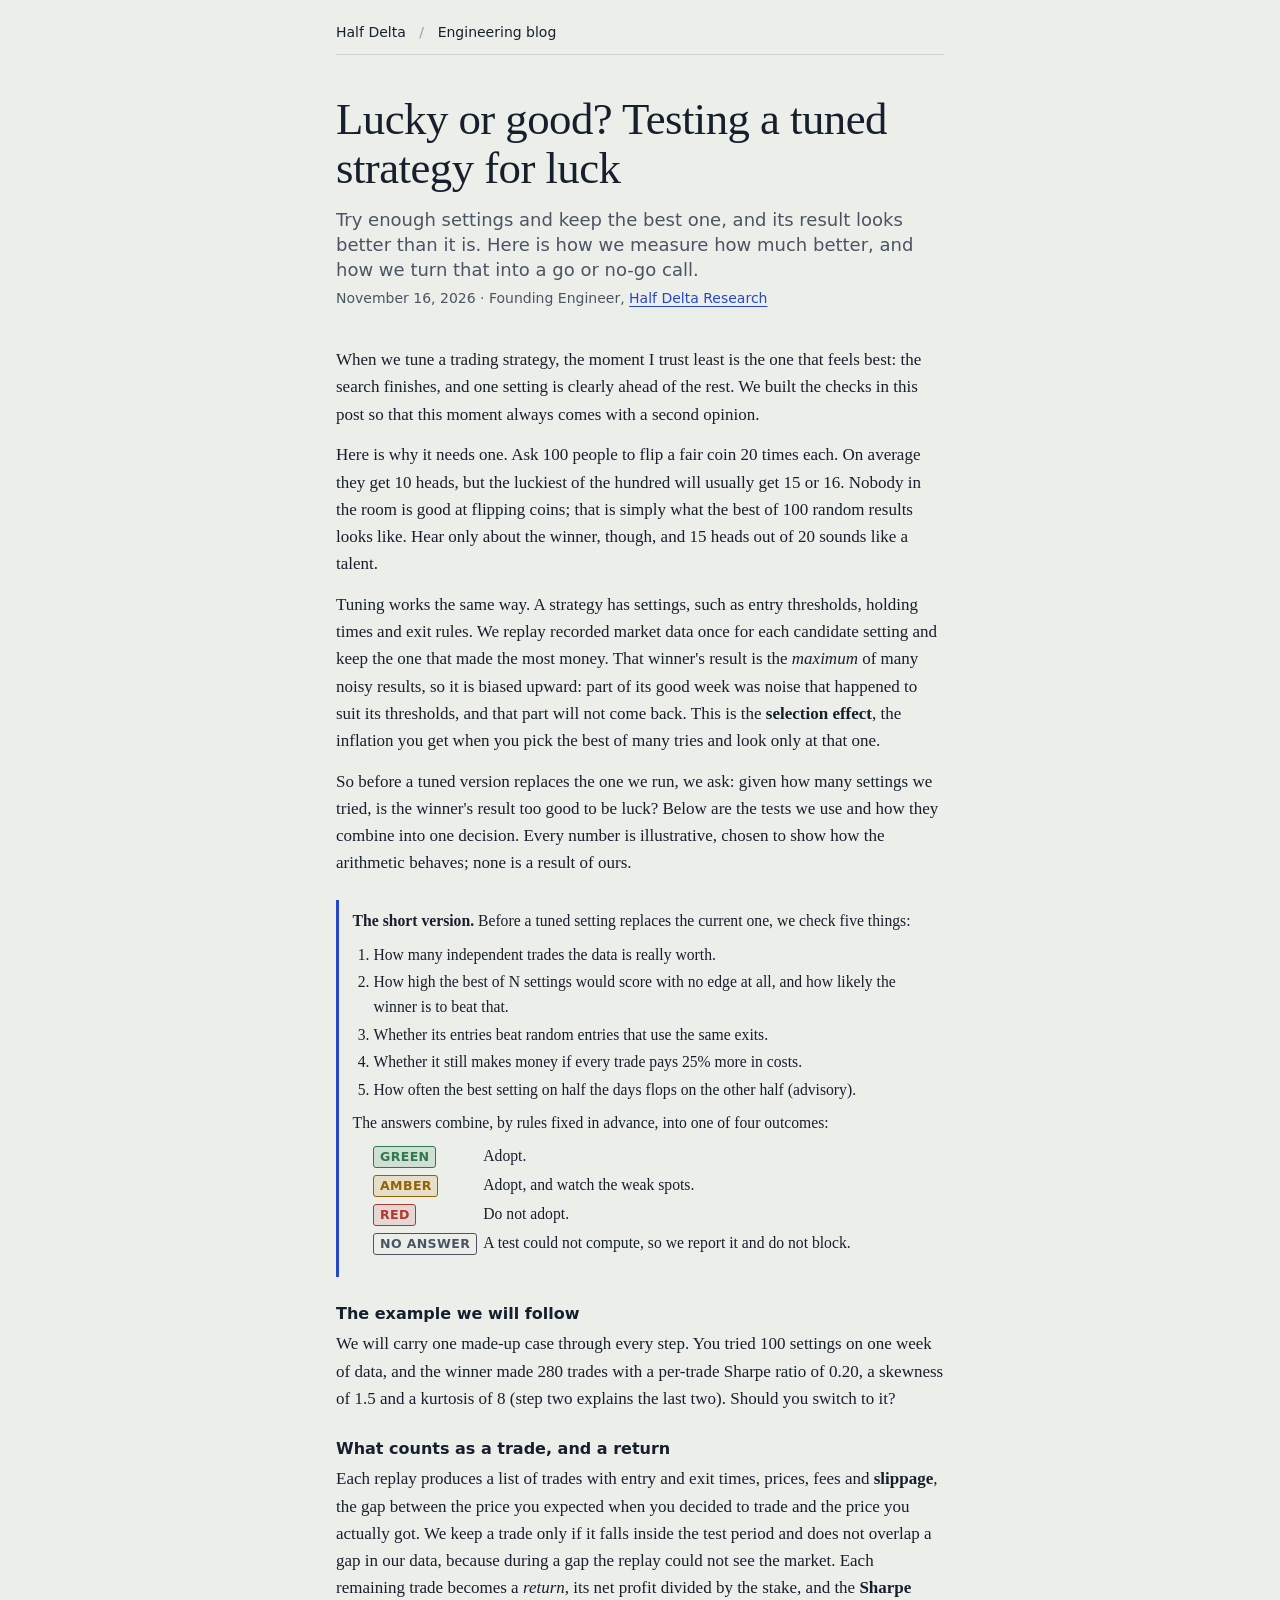
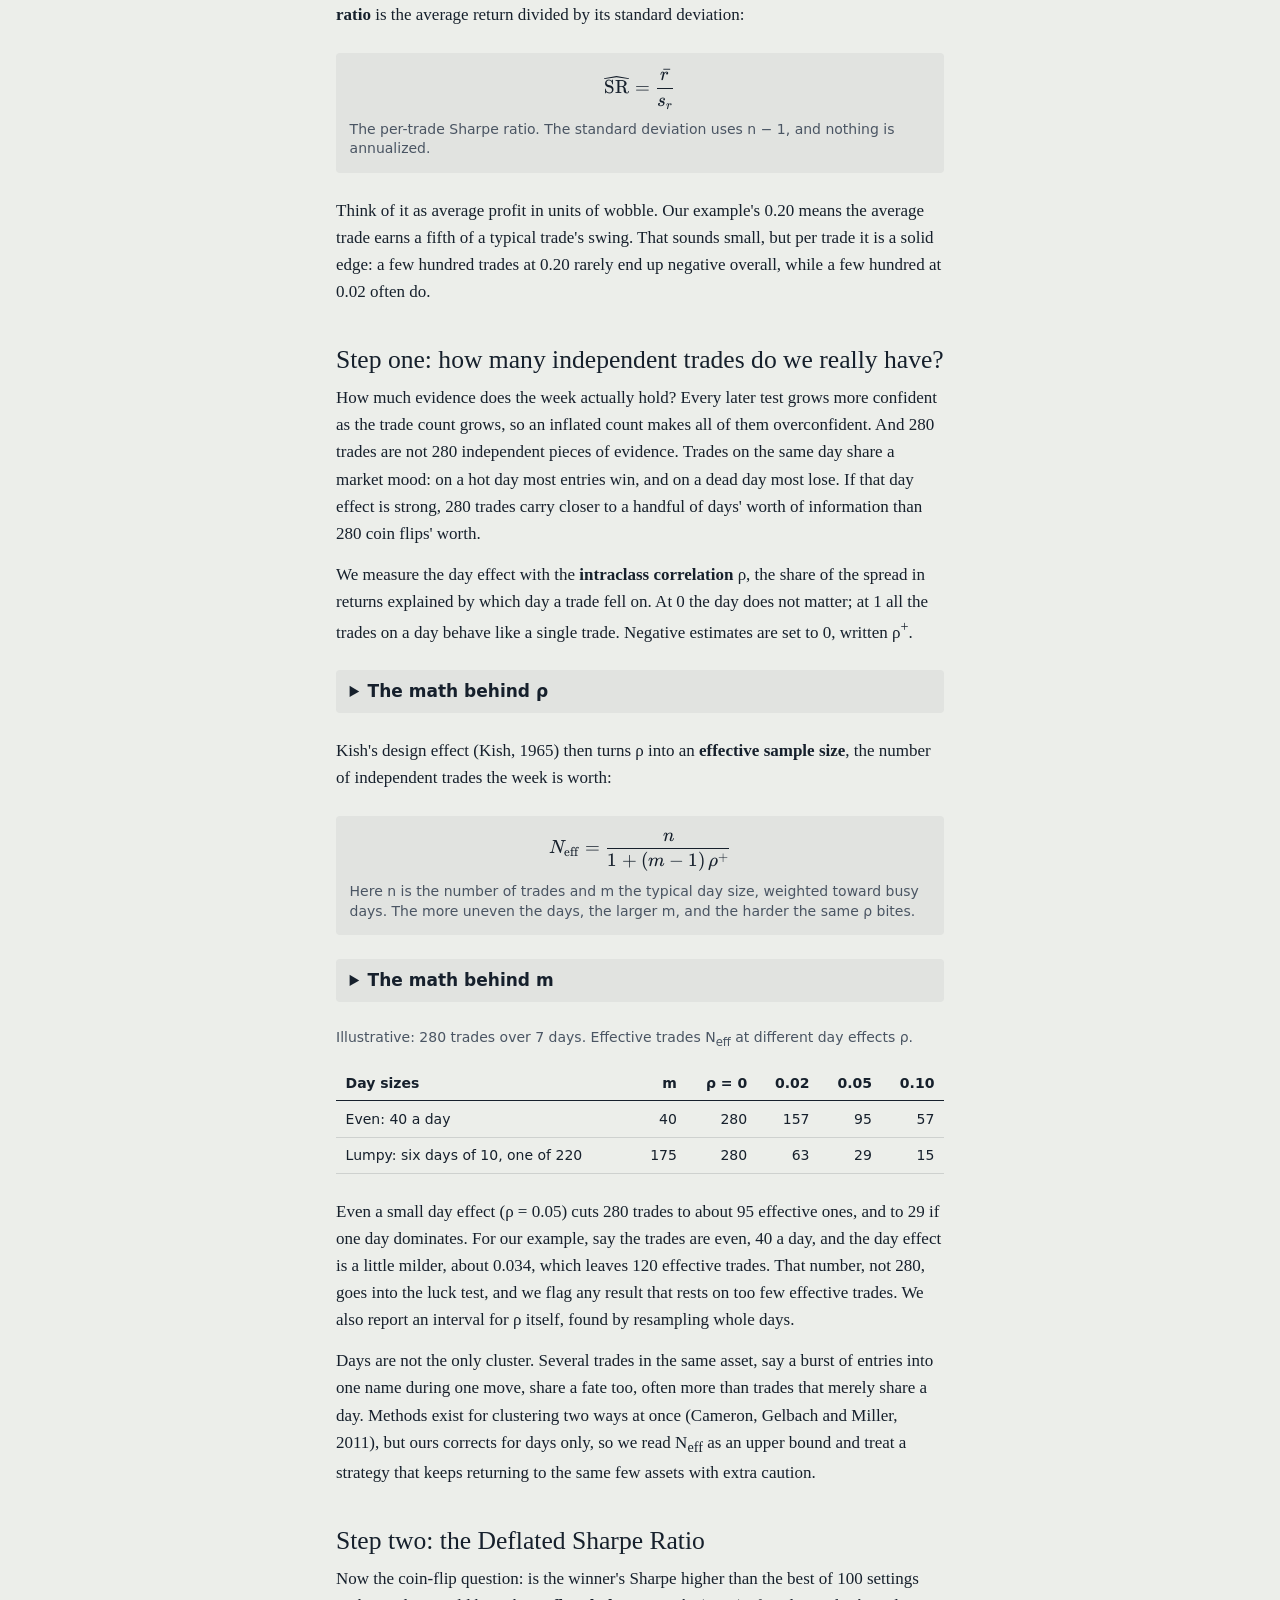
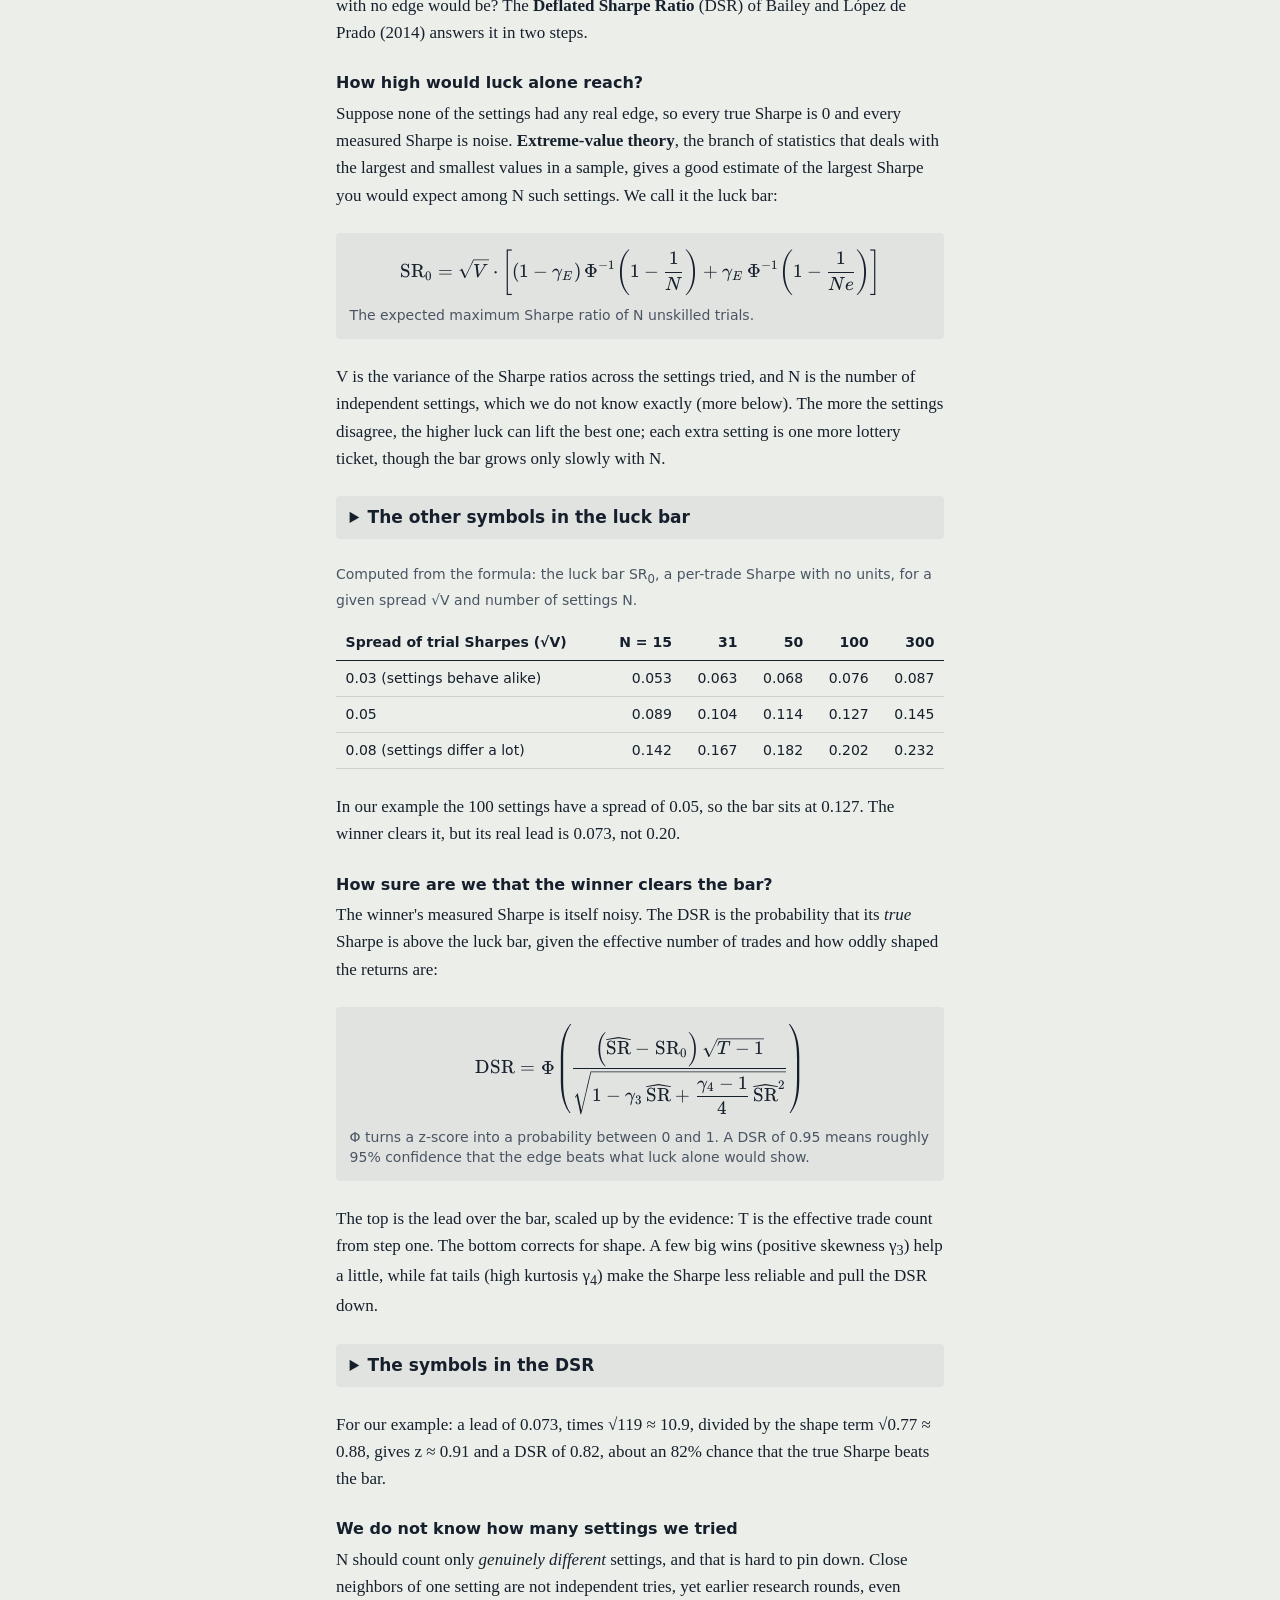
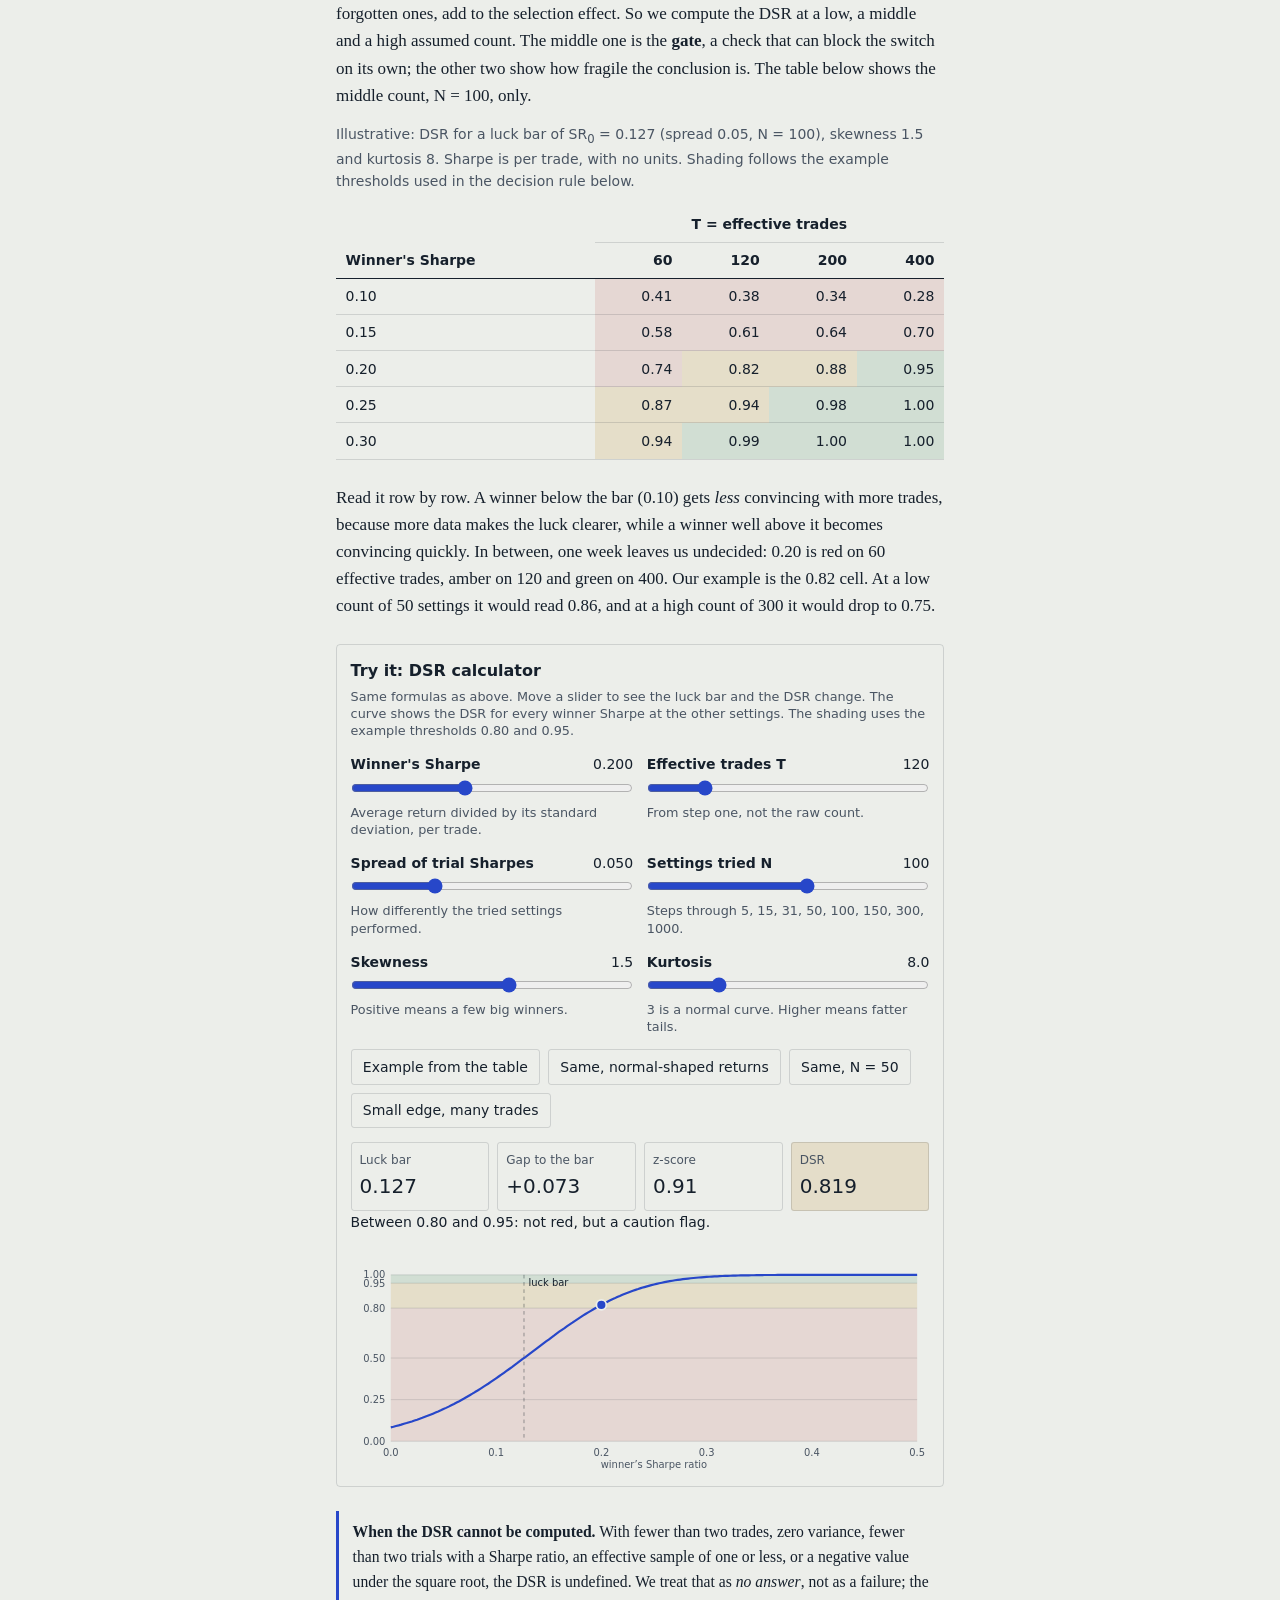
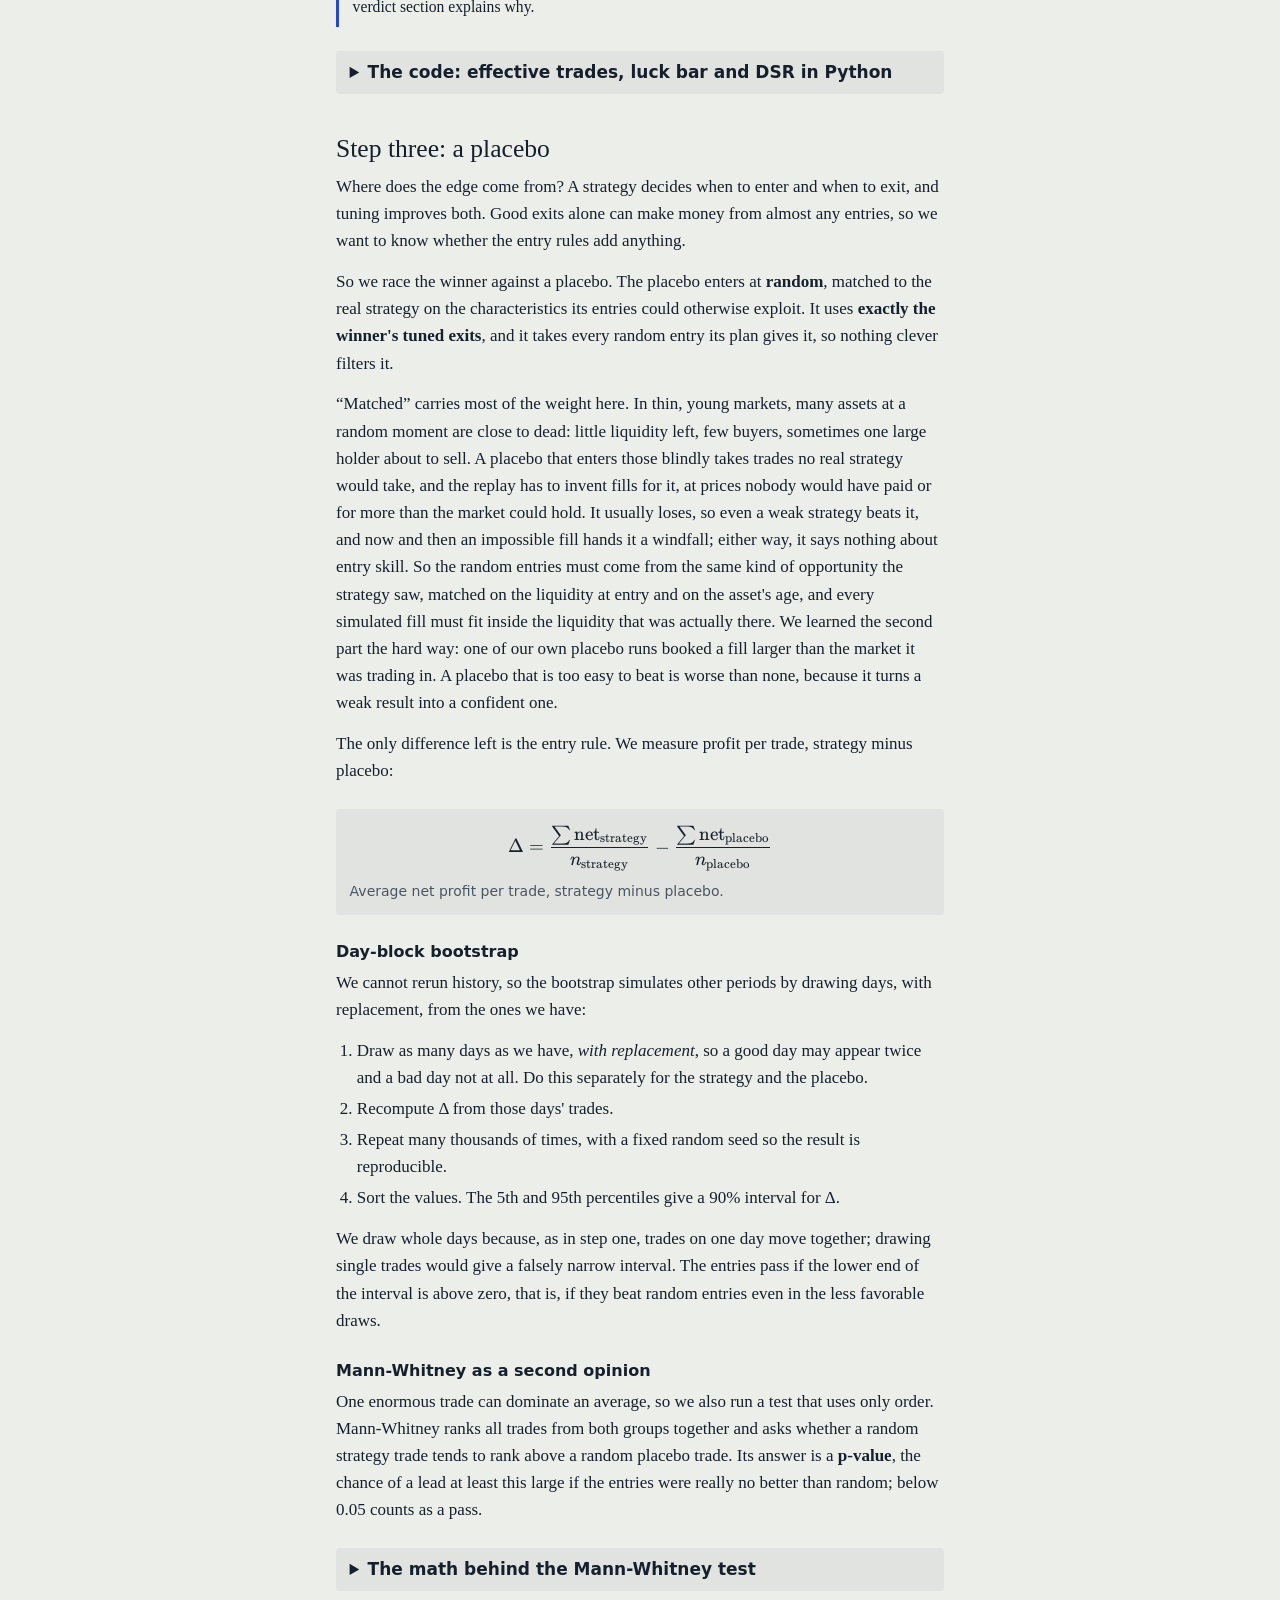
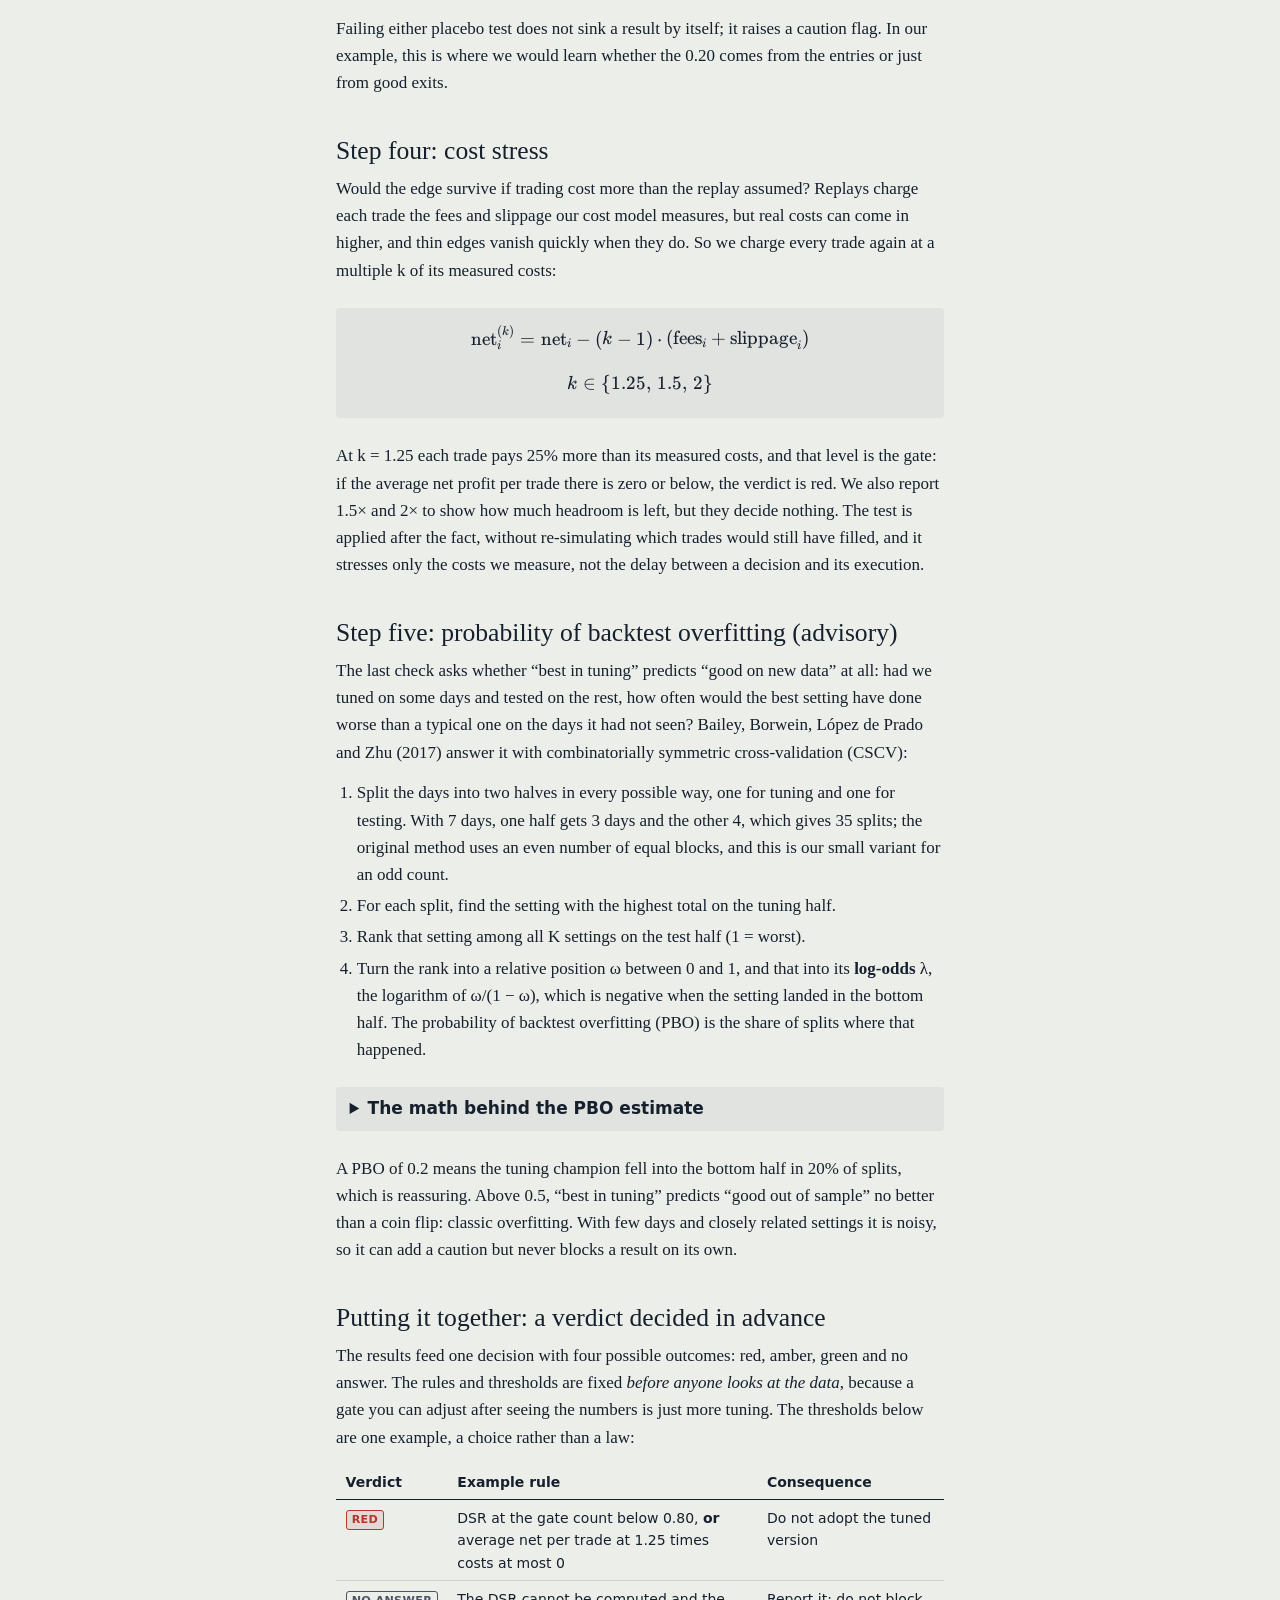
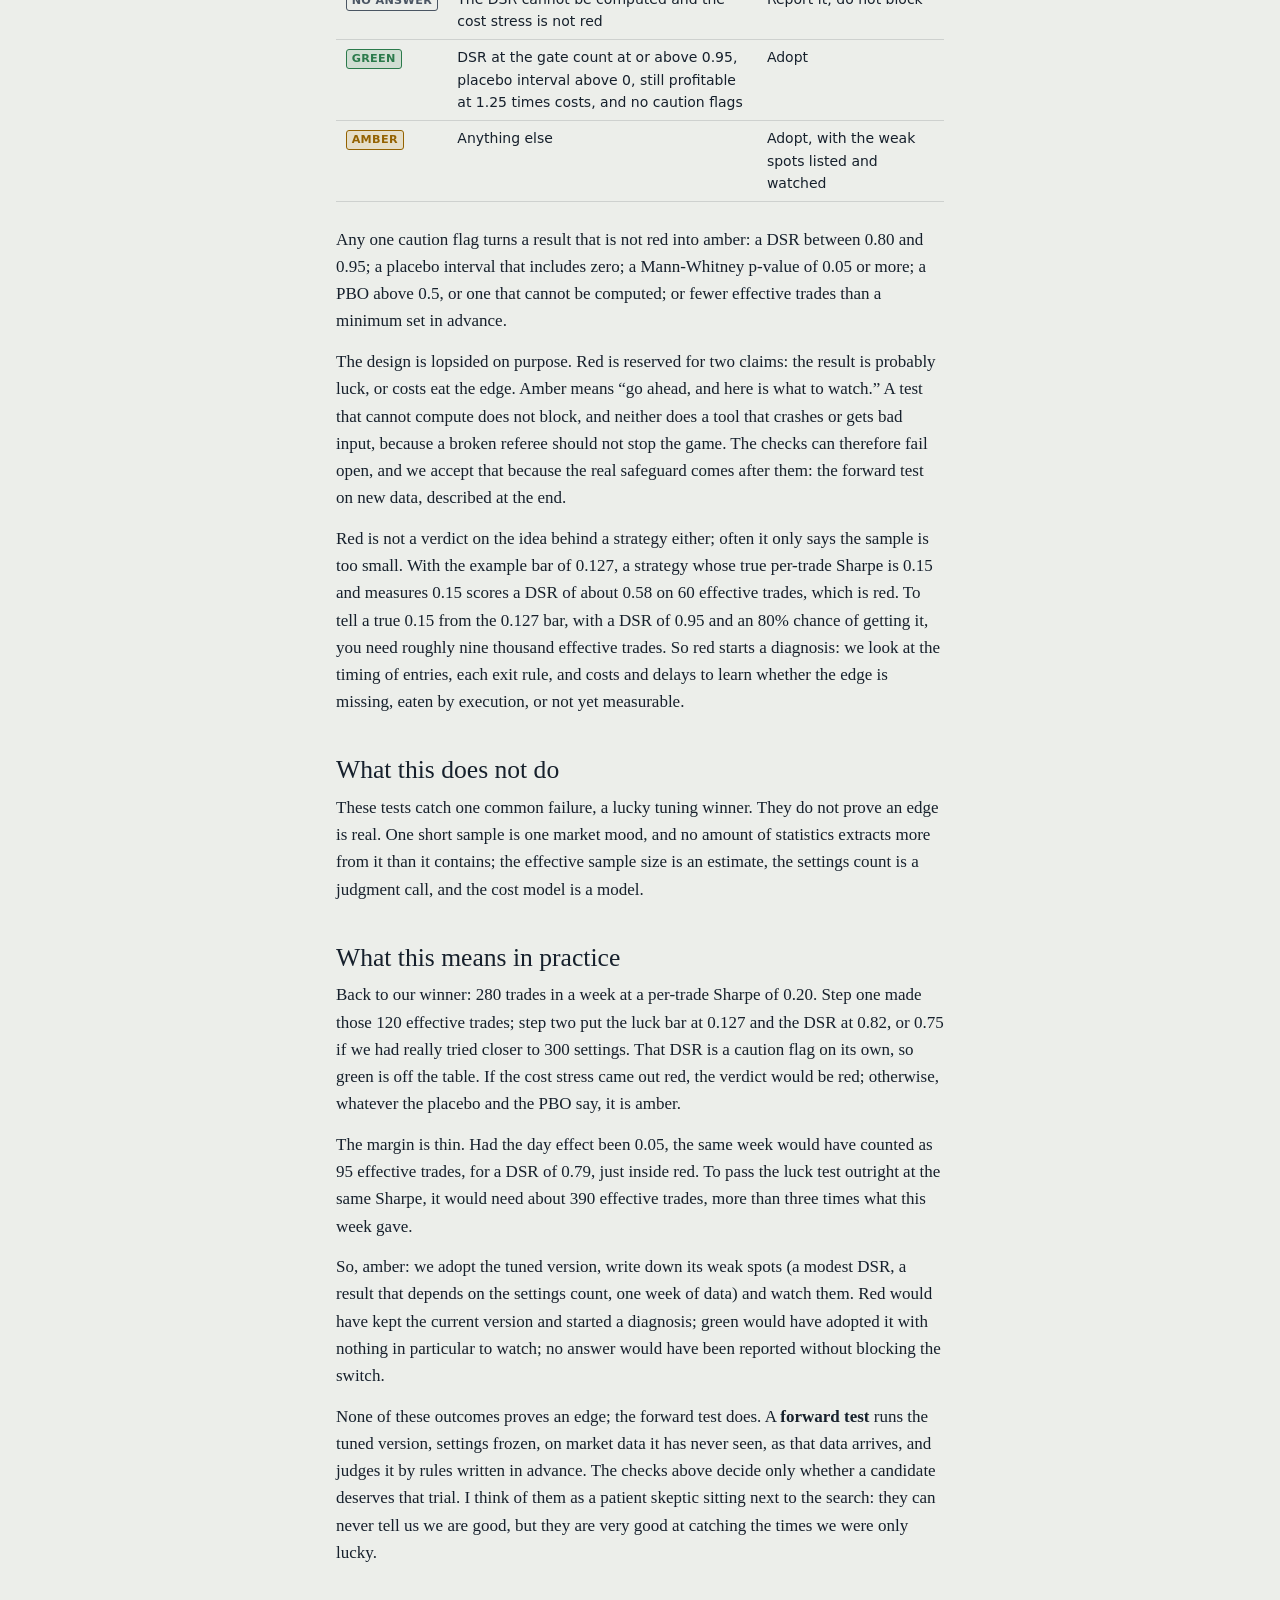
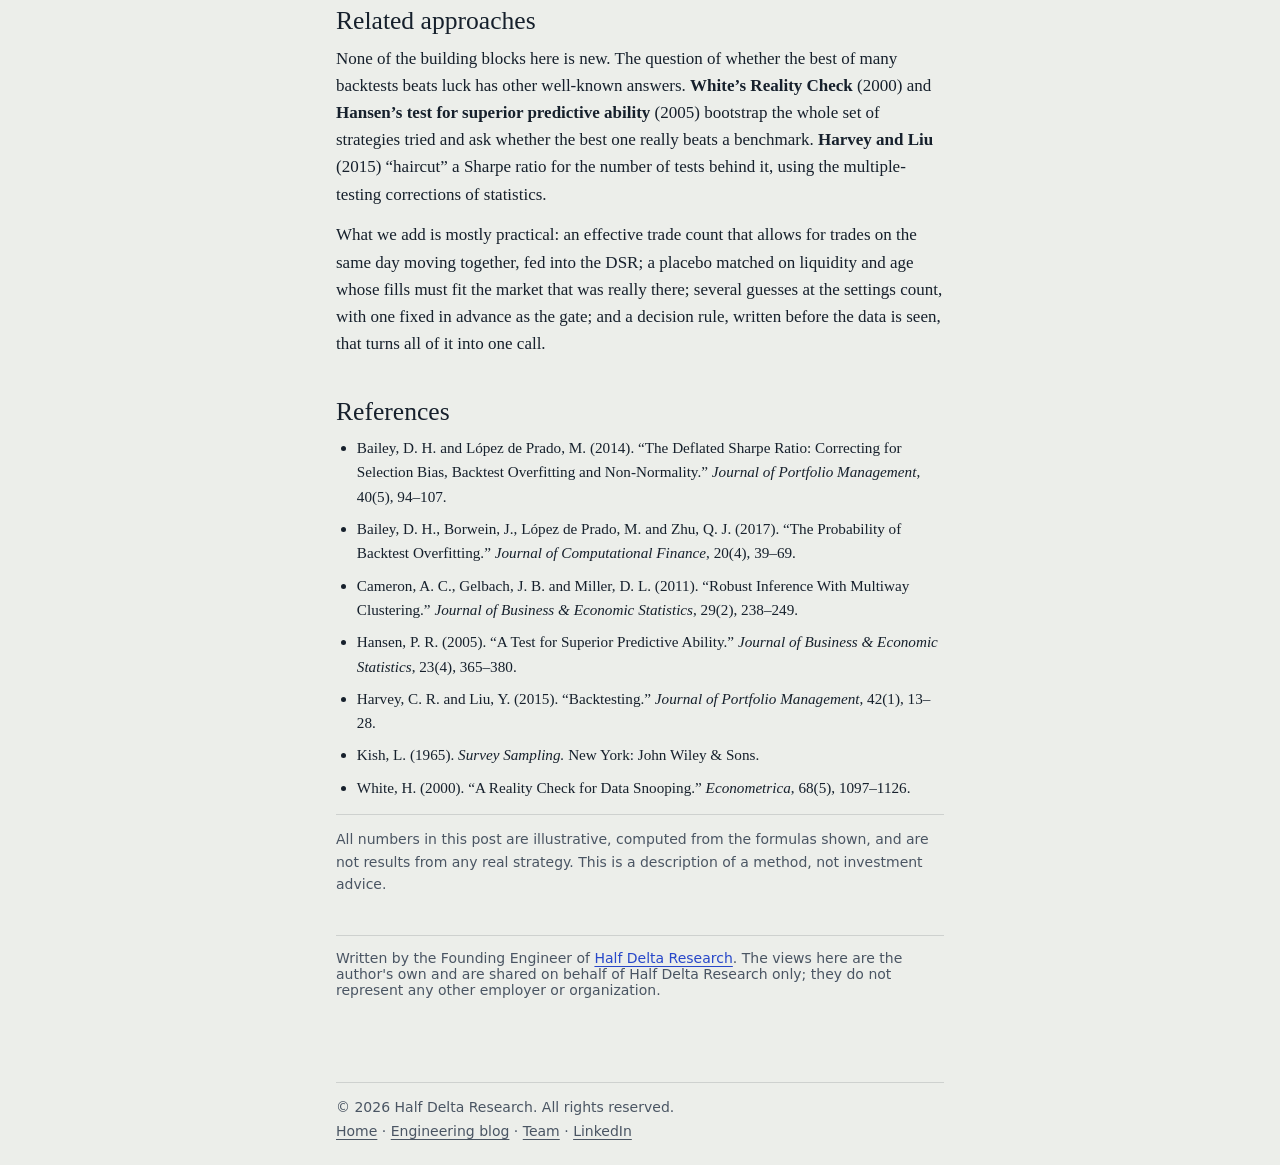
<file: blog/lucky-or-good/index.html>
<!doctype html>
<html lang="en">
<head>
  <meta charset="utf-8">
  <meta name="viewport" content="width=device-width, initial-scale=1">
  <title>Lucky or good? Testing a tuned strategy for luck – Half Delta</title>
  <meta name="description" content="Try enough settings and keep the best one, and its result looks better than it is. Here is how we measure how much better, and how we turn that into a go or no-go call.">
  <meta name="color-scheme" content="light dark">
  <meta name="theme-color" content="#ECEEEA" media="(prefers-color-scheme: light)">
  <meta name="theme-color" content="#0E151E" media="(prefers-color-scheme: dark)">
  <link rel="canonical" href="https://halfdelta.com/blog/lucky-or-good/">
  <link rel="icon" href="/favicon.svg" type="image/svg+xml">
  <link rel="apple-touch-icon" href="/apple-touch-icon.png">
  <meta property="og:type" content="article">
  <meta property="og:site_name" content="Half Delta">
  <meta property="og:title" content="Lucky or good? Testing a tuned strategy for luck">
  <meta property="og:description" content="Try enough settings and keep the best one, and its result looks better than it is. Here is how we measure how much better, and how we turn that into a go or no-go call.">
  <meta property="og:url" content="https://halfdelta.com/blog/lucky-or-good/">
  <meta property="og:image" content="https://halfdelta.com/og-image.png">
  <meta property="og:image:width" content="1200">
  <meta property="og:image:height" content="630">
  <meta property="og:image:alt" content="A family of S-shaped curves that all pass through one point, labeled Half Delta.">
  <meta property="article:published_time" content="2026-11-16">
  <meta name="twitter:card" content="summary_large_image">
  <meta name="twitter:title" content="Lucky or good? Testing a tuned strategy for luck">
  <meta name="twitter:description" content="Try enough settings and keep the best one, and its result looks better than it is. Here is how we measure how much better, and how we turn that into a go or no-go call.">
  <meta name="twitter:image" content="https://halfdelta.com/og-image.png">
  <link rel="stylesheet" href="/style.css">
  <link rel="stylesheet" href="/assets/katex/katex.min.css">
  <link rel="stylesheet" href="/blog/blog.css">
  <script src="/blog/lucky-or-good/dsr.js" defer></script>
</head>
<body>
  <main class="page">
    <nav class="top" aria-label="Site"><a href="/">Half Delta</a><span class="sep" aria-hidden="true">/</span><a href="/blog/">Engineering blog</a></nav>
    <article>
      <header>
        <h1>Lucky or good? Testing a tuned strategy for luck</h1>
        <p class="dek">Try enough settings and keep the best one, and its result looks better than it is. Here is how we measure how much better, and how we turn that into a go or no-go call.</p>
        <p class="byline"><time datetime="2026-11-16">November 16, 2026</time> · Founding Engineer, <a href="https://www.linkedin.com/company/half-delta/" rel="noopener">Half Delta Research</a></p>
      </header>

      <div class="essay">
        <p>When we tune a trading strategy, the moment I trust least is the one that feels best: the search finishes, and one setting is clearly ahead of the rest. We built the checks in this post so that this moment always comes with a second opinion.</p>
        <p>Here is why it needs one. Ask 100 people to flip a fair coin 20 times each. On average they get 10 heads, but the luckiest of the hundred will usually get 15 or 16. Nobody in the room is good at flipping coins; that is simply what the best of 100 random results looks like. Hear only about the winner, though, and 15 heads out of 20 sounds like a talent.</p>
        <p>Tuning works the same way. A strategy has settings, such as entry thresholds, holding times and exit rules. We replay recorded market data once for each candidate setting and keep the one that made the most money. That winner's result is the <em>maximum</em> of many noisy results, so it is biased upward: part of its good week was noise that happened to suit its thresholds, and that part will not come back. This is the <b>selection effect</b>, the inflation you get when you pick the best of many tries and look only at that one.</p>
        <p>So before a tuned version replaces the one we run, we ask: given how many settings we tried, is the winner's result too good to be luck? Below are the tests we use and how they combine into one decision. Every number is illustrative, chosen to show how the arithmetic behaves; none is a result of ours.</p>

        <div class="note short">
          <p><b>The short version.</b> Before a tuned setting replaces the current one, we check five things:</p>
          <ol>
            <li>How many independent trades the data is really worth.</li>
            <li>How high the best of N settings would score with no edge at all, and how likely the winner is to beat that.</li>
            <li>Whether its entries beat random entries that use the same exits.</li>
            <li>Whether it still makes money if every trade pays 25% more in costs.</li>
            <li>How often the best setting on half the days flops on the other half (advisory).</li>
          </ol>
          <p>The answers combine, by rules fixed in advance, into one of four outcomes:</p>
          <ul class="outcomes">
            <li><span class="chip green">GREEN</span> Adopt.</li>
            <li><span class="chip amber">AMBER</span> Adopt, and watch the weak spots.</li>
            <li><span class="chip red">RED</span> Do not adopt.</li>
            <li><span class="chip grey">NO ANSWER</span> A test could not compute, so we report it and do not block.</li>
          </ul>
        </div>

        <h3>The example we will follow</h3>
        <p>We will carry one made-up case through every step. You tried 100 settings on one week of data, and the winner made 280 trades with a per-trade Sharpe ratio of 0.20, a skewness of 1.5 and a kurtosis of 8 (step two explains the last two). Should you switch to it?</p>

        <h3>What counts as a trade, and a return</h3>
        <p>Each replay produces a list of trades with entry and exit times, prices, fees and <b>slippage</b>, the gap between the price you expected when you decided to trade and the price you actually got. We keep a trade only if it falls inside the test period and does not overlap a gap in our data, because during a gap the replay could not see the market. Each remaining trade becomes a <em>return</em>, its net profit divided by the stake, and the <b>Sharpe ratio</b> is the average return divided by its standard deviation:</p>
        <div class="eq">
          <!-- tex: \widehat{\mathrm{SR}} = \dfrac{\bar{r}}{s_r} -->
          <span class="katex-display"><span class="katex"><span class="katex-mathml"><math xmlns="http://www.w3.org/1998/Math/MathML" display="block"><semantics><mrow><mover accent="true"><mrow><mi mathvariant="normal">S</mi><mi mathvariant="normal">R</mi></mrow><mo stretchy="true">^</mo></mover><mo>=</mo><mfrac><mover accent="true"><mi>r</mi><mo>ˉ</mo></mover><msub><mi>s</mi><mi>r</mi></msub></mfrac></mrow><annotation encoding="application/x-tex">\widehat{\mathrm{SR}} = \dfrac{\bar{r}}{s_r}</annotation></semantics></math></span><span class="katex-html" aria-hidden="true"><span class="base"><span class="strut" style="height:0.9233em;"></span><span class="mord accent"><span class="vlist-t"><span class="vlist-r"><span class="vlist" style="height:0.9233em;"><span style="top:-3em;"><span class="pstrut" style="height:3em;"></span><span class="mord"><span class="mord mathrm">SR</span></span></span><span class="svg-align" style="top:-3.6833em;"><span class="pstrut" style="height:3em;"></span><span style="height:0.24em;"><svg xmlns="http://www.w3.org/2000/svg" width="100%" height="0.24em" viewBox="0 0 1062 239" preserveAspectRatio="none"><path d="M529 0h5l519 115c5 1 9 5 9 10 0 1-1 2-1 3l-4 22
c-1 5-5 9-11 9h-2L532 67 19 159h-2c-5 0-9-4-11-9l-5-22c-1-6 2-12 8-13z"/></svg></span></span></span></span></span></span><span class="mspace" style="margin-right:0.2778em;"></span><span class="mrel">=</span><span class="mspace" style="margin-right:0.2778em;"></span></span><span class="base"><span class="strut" style="height:2.0808em;vertical-align:-0.836em;"></span><span class="mord"><span class="mopen nulldelimiter"></span><span class="mfrac"><span class="vlist-t vlist-t2"><span class="vlist-r"><span class="vlist" style="height:1.2448em;"><span style="top:-2.314em;"><span class="pstrut" style="height:3em;"></span><span class="mord"><span class="mord"><span class="mord mathnormal">s</span><span class="msupsub"><span class="vlist-t vlist-t2"><span class="vlist-r"><span class="vlist" style="height:0.1514em;"><span style="top:-2.55em;margin-left:0em;margin-right:0.05em;"><span class="pstrut" style="height:2.7em;"></span><span class="sizing reset-size6 size3 mtight"><span class="mord mathnormal mtight" style="margin-right:0.02778em;">r</span></span></span></span><span class="vlist-s">​</span></span><span class="vlist-r"><span class="vlist" style="height:0.15em;"><span></span></span></span></span></span></span></span></span><span style="top:-3.23em;"><span class="pstrut" style="height:3em;"></span><span class="frac-line" style="border-bottom-width:0.04em;"></span></span><span style="top:-3.677em;"><span class="pstrut" style="height:3em;"></span><span class="mord"><span class="mord accent"><span class="vlist-t"><span class="vlist-r"><span class="vlist" style="height:0.5678em;"><span style="top:-3em;"><span class="pstrut" style="height:3em;"></span><span class="mord mathnormal" style="margin-right:0.02778em;">r</span></span><span style="top:-3em;"><span class="pstrut" style="height:3em;"></span><span class="accent-body" style="left:-0.1944em;"><span class="mord">ˉ</span></span></span></span></span></span></span></span></span></span><span class="vlist-s">​</span></span><span class="vlist-r"><span class="vlist" style="height:0.836em;"><span></span></span></span></span></span><span class="mclose nulldelimiter"></span></span></span></span></span></span>
          <!-- /tex -->
          <div class="cap">The per-trade Sharpe ratio. The standard deviation uses n − 1, and nothing is annualized.</div>
        </div>
        <p>Think of it as average profit in units of wobble. Our example's 0.20 means the average trade earns a fifth of a typical trade's swing. That sounds small, but per trade it is a solid edge: a few hundred trades at 0.20 rarely end up negative overall, while a few hundred at 0.02 often do.</p>

        <h2>Step one: how many independent trades do we really have?</h2>
        <p>How much evidence does the week actually hold? Every later test grows more confident as the trade count grows, so an inflated count makes all of them overconfident. And 280 trades are not 280 independent pieces of evidence. Trades on the same day share a market mood: on a hot day most entries win, and on a dead day most lose. If that day effect is strong, 280 trades carry closer to a handful of days' worth of information than 280 coin flips' worth.</p>
        <p>We measure the day effect with the <b>intraclass correlation</b> ρ, the share of the spread in returns explained by which day a trade fell on. At 0 the day does not matter; at 1 all the trades on a day behave like a single trade. Negative estimates are set to 0, written ρ<sup>+</sup>.</p>
        <details class="more">
          <summary>The math behind ρ</summary>
          <p>We use the one-way analysis of variance (ANOVA) estimate:</p>
          <div class="eq">
            <!-- tex: \begin{gathered}\rho = \dfrac{\mathrm{MSB}-\mathrm{MSW}}{\mathrm{MSB}+(n_0-1)\,\mathrm{MSW}} \\[0.9em] n_0 = \dfrac{n-\sum_i d_i^2/n}{k-1}\end{gathered} -->
          <span class="katex-display"><span class="katex"><span class="katex-mathml"><math xmlns="http://www.w3.org/1998/Math/MathML" display="block"><semantics><mtable rowspacing="0.25em" columnalign="center" columnspacing="0em"><mtr><mtd><mstyle scriptlevel="0" displaystyle="true"><mrow><mi>ρ</mi><mo>=</mo><mfrac><mrow><mrow><mi mathvariant="normal">M</mi><mi mathvariant="normal">S</mi><mi mathvariant="normal">B</mi></mrow><mo>−</mo><mrow><mi mathvariant="normal">M</mi><mi mathvariant="normal">S</mi><mi mathvariant="normal">W</mi></mrow></mrow><mrow><mrow><mi mathvariant="normal">M</mi><mi mathvariant="normal">S</mi><mi mathvariant="normal">B</mi></mrow><mo>+</mo><mo stretchy="false">(</mo><msub><mi>n</mi><mn>0</mn></msub><mo>−</mo><mn>1</mn><mo stretchy="false">)</mo><mtext> </mtext><mrow><mi mathvariant="normal">M</mi><mi mathvariant="normal">S</mi><mi mathvariant="normal">W</mi></mrow></mrow></mfrac></mrow></mstyle></mtd></mtr><mtr><mtd><mstyle scriptlevel="0" displaystyle="true"><mrow><msub><mi>n</mi><mn>0</mn></msub><mo>=</mo><mfrac><mrow><mi>n</mi><mo>−</mo><munder><mo>∑</mo><mi>i</mi></munder><msubsup><mi>d</mi><mi>i</mi><mn>2</mn></msubsup><mi mathvariant="normal">/</mi><mi>n</mi></mrow><mrow><mi>k</mi><mo>−</mo><mn>1</mn></mrow></mfrac></mrow></mstyle></mtd></mtr></mtable><annotation encoding="application/x-tex">\begin{gathered}\rho = \dfrac{\mathrm{MSB}-\mathrm{MSW}}{\mathrm{MSB}+(n_0-1)\,\mathrm{MSW}} \\[0.9em] n_0 = \dfrac{n-\sum_i d_i^2/n}{k-1}\end{gathered}</annotation></semantics></math></span><span class="katex-html" aria-hidden="true"><span class="base"><span class="strut" style="height:5.4935em;vertical-align:-2.4967em;"></span><span class="mord"><span class="mtable"><span class="col-align-c"><span class="vlist-t vlist-t2"><span class="vlist-r"><span class="vlist" style="height:2.9967em;"><span style="top:-5.1402em;"><span class="pstrut" style="height:3.5038em;"></span><span class="mord"><span class="mord mathnormal">ρ</span><span class="mspace" style="margin-right:0.2778em;"></span><span class="mrel">=</span><span class="mspace" style="margin-right:0.2778em;"></span><span class="mord"><span class="mopen nulldelimiter"></span><span class="mfrac"><span class="vlist-t vlist-t2"><span class="vlist-r"><span class="vlist" style="height:1.3603em;"><span style="top:-2.314em;"><span class="pstrut" style="height:3em;"></span><span class="mord"><span class="mord"><span class="mord mathrm">MSB</span></span><span class="mspace" style="margin-right:0.2222em;"></span><span class="mbin">+</span><span class="mspace" style="margin-right:0.2222em;"></span><span class="mopen">(</span><span class="mord"><span class="mord mathnormal">n</span><span class="msupsub"><span class="vlist-t vlist-t2"><span class="vlist-r"><span class="vlist" style="height:0.3011em;"><span style="top:-2.55em;margin-left:0em;margin-right:0.05em;"><span class="pstrut" style="height:2.7em;"></span><span class="sizing reset-size6 size3 mtight"><span class="mord mtight">0</span></span></span></span><span class="vlist-s">​</span></span><span class="vlist-r"><span class="vlist" style="height:0.15em;"><span></span></span></span></span></span></span><span class="mspace" style="margin-right:0.2222em;"></span><span class="mbin">−</span><span class="mspace" style="margin-right:0.2222em;"></span><span class="mord">1</span><span class="mclose">)</span><span class="mspace" style="margin-right:0.1667em;"></span><span class="mord"><span class="mord mathrm" style="margin-right:0.01389em;">MSW</span></span></span></span><span style="top:-3.23em;"><span class="pstrut" style="height:3em;"></span><span class="frac-line" style="border-bottom-width:0.04em;"></span></span><span style="top:-3.677em;"><span class="pstrut" style="height:3em;"></span><span class="mord"><span class="mord"><span class="mord mathrm">MSB</span></span><span class="mspace" style="margin-right:0.2222em;"></span><span class="mbin">−</span><span class="mspace" style="margin-right:0.2222em;"></span><span class="mord"><span class="mord mathrm" style="margin-right:0.01389em;">MSW</span></span></span></span></span><span class="vlist-s">​</span></span><span class="vlist-r"><span class="vlist" style="height:0.936em;"><span></span></span></span></span></span><span class="mclose nulldelimiter"></span></span></span></span><span style="top:-2.0764em;"><span class="pstrut" style="height:3.5038em;"></span><span class="mord"><span class="mord"><span class="mord mathnormal">n</span><span class="msupsub"><span class="vlist-t vlist-t2"><span class="vlist-r"><span class="vlist" style="height:0.3011em;"><span style="top:-2.55em;margin-left:0em;margin-right:0.05em;"><span class="pstrut" style="height:2.7em;"></span><span class="sizing reset-size6 size3 mtight"><span class="mord mtight">0</span></span></span></span><span class="vlist-s">​</span></span><span class="vlist-r"><span class="vlist" style="height:0.15em;"><span></span></span></span></span></span></span><span class="mspace" style="margin-right:0.2778em;"></span><span class="mrel">=</span><span class="mspace" style="margin-right:0.2778em;"></span><span class="mord"><span class="mopen nulldelimiter"></span><span class="mfrac"><span class="vlist-t vlist-t2"><span class="vlist-r"><span class="vlist" style="height:1.5038em;"><span style="top:-2.314em;"><span class="pstrut" style="height:3em;"></span><span class="mord"><span class="mord mathnormal" style="margin-right:0.03148em;">k</span><span class="mspace" style="margin-right:0.2222em;"></span><span class="mbin">−</span><span class="mspace" style="margin-right:0.2222em;"></span><span class="mord">1</span></span></span><span style="top:-3.23em;"><span class="pstrut" style="height:3em;"></span><span class="frac-line" style="border-bottom-width:0.04em;"></span></span><span style="top:-3.6897em;"><span class="pstrut" style="height:3em;"></span><span class="mord"><span class="mord mathnormal">n</span><span class="mspace" style="margin-right:0.2222em;"></span><span class="mbin">−</span><span class="mspace" style="margin-right:0.2222em;"></span><span class="mop"><span class="mop op-symbol small-op" style="position:relative;top:0em;">∑</span><span class="msupsub"><span class="vlist-t vlist-t2"><span class="vlist-r"><span class="vlist" style="height:0.162em;"><span style="top:-2.4003em;margin-left:0em;margin-right:0.05em;"><span class="pstrut" style="height:2.7em;"></span><span class="sizing reset-size6 size3 mtight"><span class="mord mathnormal mtight">i</span></span></span></span><span class="vlist-s">​</span></span><span class="vlist-r"><span class="vlist" style="height:0.2997em;"><span></span></span></span></span></span></span><span class="mspace" style="margin-right:0.1667em;"></span><span class="mord"><span class="mord mathnormal">d</span><span class="msupsub"><span class="vlist-t vlist-t2"><span class="vlist-r"><span class="vlist" style="height:0.8141em;"><span style="top:-2.4413em;margin-left:0em;margin-right:0.05em;"><span class="pstrut" style="height:2.7em;"></span><span class="sizing reset-size6 size3 mtight"><span class="mord mathnormal mtight">i</span></span></span><span style="top:-3.063em;margin-right:0.05em;"><span class="pstrut" style="height:2.7em;"></span><span class="sizing reset-size6 size3 mtight"><span class="mord mtight">2</span></span></span></span><span class="vlist-s">​</span></span><span class="vlist-r"><span class="vlist" style="height:0.2587em;"><span></span></span></span></span></span></span><span class="mord">/</span><span class="mord mathnormal">n</span></span></span></span><span class="vlist-s">​</span></span><span class="vlist-r"><span class="vlist" style="height:0.7693em;"><span></span></span></span></span></span><span class="mclose nulldelimiter"></span></span></span></span></span><span class="vlist-s">​</span></span><span class="vlist-r"><span class="vlist" style="height:2.4967em;"><span></span></span></span></span></span></span></span></span></span></span></span>
          <!-- /tex -->
          </div>
          <dl class="terms">
            <dt>MSB</dt><dd>Between-day mean square: how far each day's average return sits from the overall average, weighted by trades.</dd>
            <dt>MSW</dt><dd>Within-day mean square: how much trades scatter around their own day's average.</dd>
            <dt>k, d<sub>i</sub>, n</dt><dd>The number of days, the number of trades on day i, and the total number of trades.</dd>
            <dt>n<sub>0</sub></dt><dd>The average day size, adjusted for days of different sizes.</dd>
          </dl>
        </details>
        <p>Kish's design effect (Kish, 1965) then turns ρ into an <b>effective sample size</b>, the number of independent trades the week is worth:</p>
        <div class="eq">
          <!-- tex: N_{\mathrm{eff}} = \dfrac{n}{1+(m-1)\,\rho^{+}} -->
          <span class="katex-display"><span class="katex"><span class="katex-mathml"><math xmlns="http://www.w3.org/1998/Math/MathML" display="block"><semantics><mrow><msub><mi>N</mi><mrow><mi mathvariant="normal">e</mi><mi mathvariant="normal">f</mi><mi mathvariant="normal">f</mi></mrow></msub><mo>=</mo><mfrac><mi>n</mi><mrow><mn>1</mn><mo>+</mo><mo stretchy="false">(</mo><mi>m</mi><mo>−</mo><mn>1</mn><mo stretchy="false">)</mo><mtext> </mtext><msup><mi>ρ</mi><mo lspace="0em" rspace="0em">+</mo></msup></mrow></mfrac></mrow><annotation encoding="application/x-tex">N_{\mathrm{eff}} = \dfrac{n}{1+(m-1)\,\rho^{+}}</annotation></semantics></math></span><span class="katex-html" aria-hidden="true"><span class="base"><span class="strut" style="height:0.8333em;vertical-align:-0.15em;"></span><span class="mord"><span class="mord mathnormal" style="margin-right:0.10903em;">N</span><span class="msupsub"><span class="vlist-t vlist-t2"><span class="vlist-r"><span class="vlist" style="height:0.3361em;"><span style="top:-2.55em;margin-left:-0.109em;margin-right:0.05em;"><span class="pstrut" style="height:2.7em;"></span><span class="sizing reset-size6 size3 mtight"><span class="mord mtight"><span class="mord mtight"><span class="mord mathrm mtight" style="margin-right:0.07778em;">eff</span></span></span></span></span></span><span class="vlist-s">​</span></span><span class="vlist-r"><span class="vlist" style="height:0.15em;"><span></span></span></span></span></span></span><span class="mspace" style="margin-right:0.2778em;"></span><span class="mrel">=</span><span class="mspace" style="margin-right:0.2778em;"></span></span><span class="base"><span class="strut" style="height:2.0436em;vertical-align:-0.936em;"></span><span class="mord"><span class="mopen nulldelimiter"></span><span class="mfrac"><span class="vlist-t vlist-t2"><span class="vlist-r"><span class="vlist" style="height:1.1076em;"><span style="top:-2.314em;"><span class="pstrut" style="height:3em;"></span><span class="mord"><span class="mord">1</span><span class="mspace" style="margin-right:0.2222em;"></span><span class="mbin">+</span><span class="mspace" style="margin-right:0.2222em;"></span><span class="mopen">(</span><span class="mord mathnormal">m</span><span class="mspace" style="margin-right:0.2222em;"></span><span class="mbin">−</span><span class="mspace" style="margin-right:0.2222em;"></span><span class="mord">1</span><span class="mclose">)</span><span class="mspace" style="margin-right:0.1667em;"></span><span class="mord"><span class="mord mathnormal">ρ</span><span class="msupsub"><span class="vlist-t"><span class="vlist-r"><span class="vlist" style="height:0.6973em;"><span style="top:-2.989em;margin-right:0.05em;"><span class="pstrut" style="height:2.7em;"></span><span class="sizing reset-size6 size3 mtight"><span class="mord mtight"><span class="mord mtight">+</span></span></span></span></span></span></span></span></span></span></span><span style="top:-3.23em;"><span class="pstrut" style="height:3em;"></span><span class="frac-line" style="border-bottom-width:0.04em;"></span></span><span style="top:-3.677em;"><span class="pstrut" style="height:3em;"></span><span class="mord"><span class="mord mathnormal">n</span></span></span></span><span class="vlist-s">​</span></span><span class="vlist-r"><span class="vlist" style="height:0.936em;"><span></span></span></span></span></span><span class="mclose nulldelimiter"></span></span></span></span></span></span>
          <!-- /tex -->
          <div class="cap">Here n is the number of trades and m the typical day size, weighted toward busy days. The more uneven the days, the larger m, and the harder the same ρ bites.</div>
        </div>
        <details class="more">
          <summary>The math behind m</summary>
          <p>When days are uneven, one busy day dominates, so instead of the plain average day size we use Kish's cluster size, where d<sub>i</sub> is the number of trades on day i:</p>
          <div class="eq">
            <!-- tex: m = \dfrac{\sum_i d_i^2}{n} -->
          <span class="katex-display"><span class="katex"><span class="katex-mathml"><math xmlns="http://www.w3.org/1998/Math/MathML" display="block"><semantics><mrow><mi>m</mi><mo>=</mo><mfrac><mrow><munder><mo>∑</mo><mi>i</mi></munder><msubsup><mi>d</mi><mi>i</mi><mn>2</mn></msubsup></mrow><mi>n</mi></mfrac></mrow><annotation encoding="application/x-tex">m = \dfrac{\sum_i d_i^2}{n}</annotation></semantics></math></span><span class="katex-html" aria-hidden="true"><span class="base"><span class="strut" style="height:0.4306em;"></span><span class="mord mathnormal">m</span><span class="mspace" style="margin-right:0.2778em;"></span><span class="mrel">=</span><span class="mspace" style="margin-right:0.2778em;"></span></span><span class="base"><span class="strut" style="height:2.1898em;vertical-align:-0.686em;"></span><span class="mord"><span class="mopen nulldelimiter"></span><span class="mfrac"><span class="vlist-t vlist-t2"><span class="vlist-r"><span class="vlist" style="height:1.5038em;"><span style="top:-2.314em;"><span class="pstrut" style="height:3em;"></span><span class="mord"><span class="mord mathnormal">n</span></span></span><span style="top:-3.23em;"><span class="pstrut" style="height:3em;"></span><span class="frac-line" style="border-bottom-width:0.04em;"></span></span><span style="top:-3.6897em;"><span class="pstrut" style="height:3em;"></span><span class="mord"><span class="mop"><span class="mop op-symbol small-op" style="position:relative;top:0em;">∑</span><span class="msupsub"><span class="vlist-t vlist-t2"><span class="vlist-r"><span class="vlist" style="height:0.162em;"><span style="top:-2.4003em;margin-left:0em;margin-right:0.05em;"><span class="pstrut" style="height:2.7em;"></span><span class="sizing reset-size6 size3 mtight"><span class="mord mathnormal mtight">i</span></span></span></span><span class="vlist-s">​</span></span><span class="vlist-r"><span class="vlist" style="height:0.2997em;"><span></span></span></span></span></span></span><span class="mspace" style="margin-right:0.1667em;"></span><span class="mord"><span class="mord mathnormal">d</span><span class="msupsub"><span class="vlist-t vlist-t2"><span class="vlist-r"><span class="vlist" style="height:0.8141em;"><span style="top:-2.4413em;margin-left:0em;margin-right:0.05em;"><span class="pstrut" style="height:2.7em;"></span><span class="sizing reset-size6 size3 mtight"><span class="mord mathnormal mtight">i</span></span></span><span style="top:-3.063em;margin-right:0.05em;"><span class="pstrut" style="height:2.7em;"></span><span class="sizing reset-size6 size3 mtight"><span class="mord mtight">2</span></span></span></span><span class="vlist-s">​</span></span><span class="vlist-r"><span class="vlist" style="height:0.2587em;"><span></span></span></span></span></span></span></span></span></span><span class="vlist-s">​</span></span><span class="vlist-r"><span class="vlist" style="height:0.686em;"><span></span></span></span></span></span><span class="mclose nulldelimiter"></span></span></span></span></span></span>
          <!-- /tex -->
            <div class="cap">With equal days, m is just n divided by the number of days.</div>
          </div>
        </details>
        <p class="illus">Illustrative: 280 trades over 7 days. Effective trades N<sub>eff</sub> at different day effects ρ.</p>
        <div class="tbl"><table>
          <thead><tr><th>Day sizes</th><th class="n">m</th><th class="n">ρ = 0</th><th class="n">0.02</th><th class="n">0.05</th><th class="n">0.10</th></tr></thead>
          <tbody>
            <tr><td>Even: 40 a day</td><td class="n">40</td><td class="n">280</td><td class="n">157</td><td class="n">95</td><td class="n">57</td></tr>
            <tr><td>Lumpy: six days of 10, one of 220</td><td class="n">175</td><td class="n">280</td><td class="n">63</td><td class="n">29</td><td class="n">15</td></tr>
          </tbody>
        </table></div>
        <p>Even a small day effect (ρ = 0.05) cuts 280 trades to about 95 effective ones, and to 29 if one day dominates. For our example, say the trades are even, 40 a day, and the day effect is a little milder, about 0.034, which leaves 120 effective trades. That number, not 280, goes into the luck test, and we flag any result that rests on too few effective trades. We also report an interval for ρ itself, found by resampling whole days.</p>
        <p>Days are not the only cluster. Several trades in the same asset, say a burst of entries into one name during one move, share a fate too, often more than trades that merely share a day. Methods exist for clustering two ways at once (Cameron, Gelbach and Miller, 2011), but ours corrects for days only, so we read N<sub>eff</sub> as an upper bound and treat a strategy that keeps returning to the same few assets with extra caution.</p>

        <h2>Step two: the Deflated Sharpe Ratio</h2>
        <p>Now the coin-flip question: is the winner's Sharpe higher than the best of 100 settings with no edge would be? The <b>Deflated Sharpe Ratio</b> (DSR) of Bailey and López de Prado (2014) answers it in two steps.</p>
        <h3>How high would luck alone reach?</h3>
        <p>Suppose none of the settings had any real edge, so every true Sharpe is 0 and every measured Sharpe is noise. <b>Extreme-value theory</b>, the branch of statistics that deals with the largest and smallest values in a sample, gives a good estimate of the largest Sharpe you would expect among N such settings. We call it the luck bar:</p>
        <div class="eq">
          <!-- tex: \mathrm{SR}_0 = \sqrt{V}\cdot\left[(1-\gamma_E)\,\Phi^{-1}\!\left(1-\dfrac{1}{N}\right)+\gamma_E\,\Phi^{-1}\!\left(1-\dfrac{1}{N e}\right)\right] -->
          <span class="katex-display"><span class="katex"><span class="katex-mathml"><math xmlns="http://www.w3.org/1998/Math/MathML" display="block"><semantics><mrow><msub><mrow><mi mathvariant="normal">S</mi><mi mathvariant="normal">R</mi></mrow><mn>0</mn></msub><mo>=</mo><msqrt><mi>V</mi></msqrt><mo>⋅</mo><mrow><mo fence="true">[</mo><mo stretchy="false">(</mo><mn>1</mn><mo>−</mo><msub><mi>γ</mi><mi>E</mi></msub><mo stretchy="false">)</mo><mtext> </mtext><msup><mi mathvariant="normal">Φ</mi><mrow><mo>−</mo><mn>1</mn></mrow></msup><mtext> ⁣</mtext><mrow><mo fence="true">(</mo><mn>1</mn><mo>−</mo><mfrac><mn>1</mn><mi>N</mi></mfrac><mo fence="true">)</mo></mrow><mo>+</mo><msub><mi>γ</mi><mi>E</mi></msub><mtext> </mtext><msup><mi mathvariant="normal">Φ</mi><mrow><mo>−</mo><mn>1</mn></mrow></msup><mtext> ⁣</mtext><mrow><mo fence="true">(</mo><mn>1</mn><mo>−</mo><mfrac><mn>1</mn><mrow><mi>N</mi><mi>e</mi></mrow></mfrac><mo fence="true">)</mo></mrow><mo fence="true">]</mo></mrow></mrow><annotation encoding="application/x-tex">\mathrm{SR}_0 = \sqrt{V}\cdot\left[(1-\gamma_E)\,\Phi^{-1}\!\left(1-\dfrac{1}{N}\right)+\gamma_E\,\Phi^{-1}\!\left(1-\dfrac{1}{N e}\right)\right]</annotation></semantics></math></span><span class="katex-html" aria-hidden="true"><span class="base"><span class="strut" style="height:0.8333em;vertical-align:-0.15em;"></span><span class="mord"><span class="mord"><span class="mord mathrm">SR</span></span><span class="msupsub"><span class="vlist-t vlist-t2"><span class="vlist-r"><span class="vlist" style="height:0.3011em;"><span style="top:-2.55em;margin-right:0.05em;"><span class="pstrut" style="height:2.7em;"></span><span class="sizing reset-size6 size3 mtight"><span class="mord mtight">0</span></span></span></span><span class="vlist-s">​</span></span><span class="vlist-r"><span class="vlist" style="height:0.15em;"><span></span></span></span></span></span></span><span class="mspace" style="margin-right:0.2778em;"></span><span class="mrel">=</span><span class="mspace" style="margin-right:0.2778em;"></span></span><span class="base"><span class="strut" style="height:1.04em;vertical-align:-0.0645em;"></span><span class="mord sqrt"><span class="vlist-t vlist-t2"><span class="vlist-r"><span class="vlist" style="height:0.9755em;"><span class="svg-align" style="top:-3em;"><span class="pstrut" style="height:3em;"></span><span class="mord" style="padding-left:0.833em;"><span class="mord mathnormal" style="margin-right:0.22222em;">V</span></span></span><span style="top:-2.9355em;"><span class="pstrut" style="height:3em;"></span><span class="hide-tail" style="min-width:0.853em;height:1.08em;"><svg xmlns="http://www.w3.org/2000/svg" width="400em" height="1.08em" viewBox="0 0 400000 1080" preserveAspectRatio="xMinYMin slice"><path d="M95,702
c-2.7,0,-7.17,-2.7,-13.5,-8c-5.8,-5.3,-9.5,-10,-9.5,-14
c0,-2,0.3,-3.3,1,-4c1.3,-2.7,23.83,-20.7,67.5,-54
c44.2,-33.3,65.8,-50.3,66.5,-51c1.3,-1.3,3,-2,5,-2c4.7,0,8.7,3.3,12,10
s173,378,173,378c0.7,0,35.3,-71,104,-213c68.7,-142,137.5,-285,206.5,-429
c69,-144,104.5,-217.7,106.5,-221
l0 -0
c5.3,-9.3,12,-14,20,-14
H400000v40H845.2724
s-225.272,467,-225.272,467s-235,486,-235,486c-2.7,4.7,-9,7,-19,7
c-6,0,-10,-1,-12,-3s-194,-422,-194,-422s-65,47,-65,47z
M834 80h400000v40h-400000z"/></svg></span></span></span><span class="vlist-s">​</span></span><span class="vlist-r"><span class="vlist" style="height:0.0645em;"><span></span></span></span></span></span><span class="mspace" style="margin-right:0.2222em;"></span><span class="mbin">⋅</span><span class="mspace" style="margin-right:0.2222em;"></span></span><span class="base"><span class="strut" style="height:2.4em;vertical-align:-0.95em;"></span><span class="minner"><span class="mopen delimcenter" style="top:0em;"><span class="delimsizing size3">[</span></span><span class="mopen">(</span><span class="mord">1</span><span class="mspace" style="margin-right:0.2222em;"></span><span class="mbin">−</span><span class="mspace" style="margin-right:0.2222em;"></span><span class="mord"><span class="mord mathnormal" style="margin-right:0.05556em;">γ</span><span class="msupsub"><span class="vlist-t vlist-t2"><span class="vlist-r"><span class="vlist" style="height:0.3283em;"><span style="top:-2.55em;margin-left:-0.0556em;margin-right:0.05em;"><span class="pstrut" style="height:2.7em;"></span><span class="sizing reset-size6 size3 mtight"><span class="mord mathnormal mtight" style="margin-right:0.05764em;">E</span></span></span></span><span class="vlist-s">​</span></span><span class="vlist-r"><span class="vlist" style="height:0.15em;"><span></span></span></span></span></span></span><span class="mclose">)</span><span class="mspace" style="margin-right:0.1667em;"></span><span class="mord"><span class="mord">Φ</span><span class="msupsub"><span class="vlist-t"><span class="vlist-r"><span class="vlist" style="height:0.8641em;"><span style="top:-3.113em;margin-right:0.05em;"><span class="pstrut" style="height:2.7em;"></span><span class="sizing reset-size6 size3 mtight"><span class="mord mtight"><span class="mord mtight">−</span><span class="mord mtight">1</span></span></span></span></span></span></span></span></span><span class="mspace" style="margin-right:-0.1667em;"></span><span class="mspace" style="margin-right:0.1667em;"></span><span class="minner"><span class="mopen delimcenter" style="top:0em;"><span class="delimsizing size3">(</span></span><span class="mord">1</span><span class="mspace" style="margin-right:0.2222em;"></span><span class="mbin">−</span><span class="mspace" style="margin-right:0.2222em;"></span><span class="mord"><span class="mopen nulldelimiter"></span><span class="mfrac"><span class="vlist-t vlist-t2"><span class="vlist-r"><span class="vlist" style="height:1.3214em;"><span style="top:-2.314em;"><span class="pstrut" style="height:3em;"></span><span class="mord"><span class="mord mathnormal" style="margin-right:0.10903em;">N</span></span></span><span style="top:-3.23em;"><span class="pstrut" style="height:3em;"></span><span class="frac-line" style="border-bottom-width:0.04em;"></span></span><span style="top:-3.677em;"><span class="pstrut" style="height:3em;"></span><span class="mord"><span class="mord">1</span></span></span></span><span class="vlist-s">​</span></span><span class="vlist-r"><span class="vlist" style="height:0.686em;"><span></span></span></span></span></span><span class="mclose nulldelimiter"></span></span><span class="mclose delimcenter" style="top:0em;"><span class="delimsizing size3">)</span></span></span><span class="mspace" style="margin-right:0.2222em;"></span><span class="mbin">+</span><span class="mspace" style="margin-right:0.2222em;"></span><span class="mord"><span class="mord mathnormal" style="margin-right:0.05556em;">γ</span><span class="msupsub"><span class="vlist-t vlist-t2"><span class="vlist-r"><span class="vlist" style="height:0.3283em;"><span style="top:-2.55em;margin-left:-0.0556em;margin-right:0.05em;"><span class="pstrut" style="height:2.7em;"></span><span class="sizing reset-size6 size3 mtight"><span class="mord mathnormal mtight" style="margin-right:0.05764em;">E</span></span></span></span><span class="vlist-s">​</span></span><span class="vlist-r"><span class="vlist" style="height:0.15em;"><span></span></span></span></span></span></span><span class="mspace" style="margin-right:0.1667em;"></span><span class="mord"><span class="mord">Φ</span><span class="msupsub"><span class="vlist-t"><span class="vlist-r"><span class="vlist" style="height:0.8641em;"><span style="top:-3.113em;margin-right:0.05em;"><span class="pstrut" style="height:2.7em;"></span><span class="sizing reset-size6 size3 mtight"><span class="mord mtight"><span class="mord mtight">−</span><span class="mord mtight">1</span></span></span></span></span></span></span></span></span><span class="mspace" style="margin-right:-0.1667em;"></span><span class="mspace" style="margin-right:0.1667em;"></span><span class="minner"><span class="mopen delimcenter" style="top:0em;"><span class="delimsizing size3">(</span></span><span class="mord">1</span><span class="mspace" style="margin-right:0.2222em;"></span><span class="mbin">−</span><span class="mspace" style="margin-right:0.2222em;"></span><span class="mord"><span class="mopen nulldelimiter"></span><span class="mfrac"><span class="vlist-t vlist-t2"><span class="vlist-r"><span class="vlist" style="height:1.3214em;"><span style="top:-2.314em;"><span class="pstrut" style="height:3em;"></span><span class="mord"><span class="mord mathnormal" style="margin-right:0.10903em;">N</span><span class="mord mathnormal">e</span></span></span><span style="top:-3.23em;"><span class="pstrut" style="height:3em;"></span><span class="frac-line" style="border-bottom-width:0.04em;"></span></span><span style="top:-3.677em;"><span class="pstrut" style="height:3em;"></span><span class="mord"><span class="mord">1</span></span></span></span><span class="vlist-s">​</span></span><span class="vlist-r"><span class="vlist" style="height:0.686em;"><span></span></span></span></span></span><span class="mclose nulldelimiter"></span></span><span class="mclose delimcenter" style="top:0em;"><span class="delimsizing size3">)</span></span></span><span class="mclose delimcenter" style="top:0em;"><span class="delimsizing size3">]</span></span></span></span></span></span></span>
          <!-- /tex -->
          <div class="cap">The expected maximum Sharpe ratio of N unskilled trials.</div>
        </div>
        <p>V is the variance of the Sharpe ratios across the settings tried, and N is the number of independent settings, which we do not know exactly (more below). The more the settings disagree, the higher luck can lift the best one; each extra setting is one more lottery ticket, though the bar grows only slowly with N.</p>
        <details class="more">
          <summary>The other symbols in the luck bar</summary>
          <dl class="terms">
            <dt>Φ<sup>&#x2212;1</sup></dt><dd>The inverse of the standard normal distribution function. For example, Φ<sup>&#x2212;1</sup>(0.99) is about 2.33: the top 1% of a normal curve starts 2.33 standard deviations up.</dd>
            <dt>γ<sub>E</sub></dt><dd>The Euler–Mascheroni constant, about 0.5772, which appears in the exact form of the expected maximum.</dd>
            <dt>e</dt><dd>Euler's number, about 2.718.</dd>
          </dl>
        </details>
        <p class="illus">Computed from the formula: the luck bar SR<sub>0</sub>, a per-trade Sharpe with no units, for a given spread √V and number of settings N.</p>
        <div class="tbl"><table>
          <thead><tr><th>Spread of trial Sharpes (√V)</th><th class="n">N = 15</th><th class="n">31</th><th class="n">50</th><th class="n">100</th><th class="n">300</th></tr></thead>
          <tbody>
            <tr><td>0.03 (settings behave alike)</td><td class="n">0.053</td><td class="n">0.063</td><td class="n">0.068</td><td class="n">0.076</td><td class="n">0.087</td></tr>
            <tr><td>0.05</td><td class="n">0.089</td><td class="n">0.104</td><td class="n">0.114</td><td class="n">0.127</td><td class="n">0.145</td></tr>
            <tr><td>0.08 (settings differ a lot)</td><td class="n">0.142</td><td class="n">0.167</td><td class="n">0.182</td><td class="n">0.202</td><td class="n">0.232</td></tr>
          </tbody>
        </table></div>
        <p>In our example the 100 settings have a spread of 0.05, so the bar sits at 0.127. The winner clears it, but its real lead is 0.073, not 0.20.</p>

        <h3>How sure are we that the winner clears the bar?</h3>
        <p>The winner's measured Sharpe is itself noisy. The DSR is the probability that its <em>true</em> Sharpe is above the luck bar, given the effective number of trades and how oddly shaped the returns are:</p>
        <div class="eq">
          <!-- tex: \mathrm{DSR} = \Phi\!\left(\dfrac{\left(\widehat{\mathrm{SR}}-\mathrm{SR}_0\right)\sqrt{T-1}}{\sqrt{1-\gamma_3\,\widehat{\mathrm{SR}}+\dfrac{\gamma_4-1}{4}\,\widehat{\mathrm{SR}}^{2}}}\right) -->
          <span class="katex-display"><span class="katex"><span class="katex-mathml"><math xmlns="http://www.w3.org/1998/Math/MathML" display="block"><semantics><mrow><mrow><mi mathvariant="normal">D</mi><mi mathvariant="normal">S</mi><mi mathvariant="normal">R</mi></mrow><mo>=</mo><mi mathvariant="normal">Φ</mi><mtext> ⁣</mtext><mrow><mo fence="true">(</mo><mfrac><mrow><mrow><mo fence="true">(</mo><mover accent="true"><mrow><mi mathvariant="normal">S</mi><mi mathvariant="normal">R</mi></mrow><mo stretchy="true">^</mo></mover><mo>−</mo><msub><mrow><mi mathvariant="normal">S</mi><mi mathvariant="normal">R</mi></mrow><mn>0</mn></msub><mo fence="true">)</mo></mrow><msqrt><mrow><mi>T</mi><mo>−</mo><mn>1</mn></mrow></msqrt></mrow><msqrt><mrow><mn>1</mn><mo>−</mo><msub><mi>γ</mi><mn>3</mn></msub><mtext> </mtext><mover accent="true"><mrow><mi mathvariant="normal">S</mi><mi mathvariant="normal">R</mi></mrow><mo stretchy="true">^</mo></mover><mo>+</mo><mfrac><mrow><msub><mi>γ</mi><mn>4</mn></msub><mo>−</mo><mn>1</mn></mrow><mn>4</mn></mfrac><mtext> </mtext><msup><mover accent="true"><mrow><mi mathvariant="normal">S</mi><mi mathvariant="normal">R</mi></mrow><mo stretchy="true">^</mo></mover><mn>2</mn></msup></mrow></msqrt></mfrac><mo fence="true">)</mo></mrow></mrow><annotation encoding="application/x-tex">\mathrm{DSR} = \Phi\!\left(\dfrac{\left(\widehat{\mathrm{SR}}-\mathrm{SR}_0\right)\sqrt{T-1}}{\sqrt{1-\gamma_3\,\widehat{\mathrm{SR}}+\dfrac{\gamma_4-1}{4}\,\widehat{\mathrm{SR}}^{2}}}\right)</annotation></semantics></math></span><span class="katex-html" aria-hidden="true"><span class="base"><span class="strut" style="height:0.6833em;"></span><span class="mord"><span class="mord mathrm">DSR</span></span><span class="mspace" style="margin-right:0.2778em;"></span><span class="mrel">=</span><span class="mspace" style="margin-right:0.2778em;"></span></span><span class="base"><span class="strut" style="height:4.98em;vertical-align:-2.33em;"></span><span class="mord">Φ</span><span class="mspace" style="margin-right:-0.1667em;"></span><span class="mspace" style="margin-right:0.1667em;"></span><span class="minner"><span class="mopen"><span class="delimsizing mult"><span class="vlist-t vlist-t2"><span class="vlist-r"><span class="vlist" style="height:2.65em;"><span style="top:-4.65em;"><span class="pstrut" style="height:6.8em;"></span><span style="width:0.875em;height:4.800em;"><svg xmlns="http://www.w3.org/2000/svg" width="0.875em" height="4.800em" viewBox="0 0 875 4800"><path d="M863,9c0,-2,-2,-5,-6,-9c0,0,-17,0,-17,0c-12.7,0,-19.3,0.3,-20,1
c-5.3,5.3,-10.3,11,-15,17c-242.7,294.7,-395.3,682,-458,1162c-21.3,163.3,-33.3,349,
-36,557 l0,1284c0.2,6,0,26,0,60c2,159.3,10,310.7,24,454c53.3,528,210,
949.7,470,1265c4.7,6,9.7,11.7,15,17c0.7,0.7,7,1,19,1c0,0,18,0,18,0c4,-4,6,-7,6,-9
c0,-2.7,-3.3,-8.7,-10,-18c-135.3,-192.7,-235.5,-414.3,-300.5,-665c-65,-250.7,-102.5,
-544.7,-112.5,-882c-2,-104,-3,-167,-3,-189
l0,-1292c0,-162.7,5.7,-314,17,-454c20.7,-272,63.7,-513,129,-723c65.3,
-210,155.3,-396.3,270,-559c6.7,-9.3,10,-15.3,10,-18z"/></svg></span></span></span><span class="vlist-s">​</span></span><span class="vlist-r"><span class="vlist" style="height:2.15em;"><span></span></span></span></span></span></span><span class="mord"><span class="mopen nulldelimiter"></span><span class="mfrac"><span class="vlist-t vlist-t2"><span class="vlist-r"><span class="vlist" style="height:2.19em;"><span style="top:-2.11em;"><span class="pstrut" style="height:3.6027em;"></span><span class="mord"><span class="mord sqrt"><span class="vlist-t vlist-t2"><span class="vlist-r"><span class="vlist" style="height:1.6027em;"><span class="svg-align" style="top:-4.4em;"><span class="pstrut" style="height:4.4em;"></span><span class="mord" style="padding-left:1em;"><span class="mord">1</span><span class="mspace" style="margin-right:0.2222em;"></span><span class="mbin">−</span><span class="mspace" style="margin-right:0.2222em;"></span><span class="mord"><span class="mord mathnormal" style="margin-right:0.05556em;">γ</span><span class="msupsub"><span class="vlist-t vlist-t2"><span class="vlist-r"><span class="vlist" style="height:0.3011em;"><span style="top:-2.55em;margin-left:-0.0556em;margin-right:0.05em;"><span class="pstrut" style="height:2.7em;"></span><span class="sizing reset-size6 size3 mtight"><span class="mord mtight">3</span></span></span></span><span class="vlist-s">​</span></span><span class="vlist-r"><span class="vlist" style="height:0.15em;"><span></span></span></span></span></span></span><span class="mspace" style="margin-right:0.1667em;"></span><span class="mord accent"><span class="vlist-t"><span class="vlist-r"><span class="vlist" style="height:0.9233em;"><span style="top:-3em;"><span class="pstrut" style="height:3em;"></span><span class="mord"><span class="mord mathrm">SR</span></span></span><span class="svg-align" style="top:-3.6833em;"><span class="pstrut" style="height:3em;"></span><span style="height:0.24em;"><svg xmlns="http://www.w3.org/2000/svg" width="100%" height="0.24em" viewBox="0 0 1062 239" preserveAspectRatio="none"><path d="M529 0h5l519 115c5 1 9 5 9 10 0 1-1 2-1 3l-4 22
c-1 5-5 9-11 9h-2L532 67 19 159h-2c-5 0-9-4-11-9l-5-22c-1-6 2-12 8-13z"/></svg></span></span></span></span></span></span><span class="mspace" style="margin-right:0.2222em;"></span><span class="mbin">+</span><span class="mspace" style="margin-right:0.2222em;"></span><span class="mord"><span class="mopen nulldelimiter"></span><span class="mfrac"><span class="vlist-t vlist-t2"><span class="vlist-r"><span class="vlist" style="height:1.3214em;"><span style="top:-2.314em;"><span class="pstrut" style="height:3em;"></span><span class="mord"><span class="mord">4</span></span></span><span style="top:-3.23em;"><span class="pstrut" style="height:3em;"></span><span class="frac-line" style="border-bottom-width:0.04em;"></span></span><span style="top:-3.677em;"><span class="pstrut" style="height:3em;"></span><span class="mord"><span class="mord"><span class="mord mathnormal" style="margin-right:0.05556em;">γ</span><span class="msupsub"><span class="vlist-t vlist-t2"><span class="vlist-r"><span class="vlist" style="height:0.3011em;"><span style="top:-2.55em;margin-left:-0.0556em;margin-right:0.05em;"><span class="pstrut" style="height:2.7em;"></span><span class="sizing reset-size6 size3 mtight"><span class="mord mtight">4</span></span></span></span><span class="vlist-s">​</span></span><span class="vlist-r"><span class="vlist" style="height:0.15em;"><span></span></span></span></span></span></span><span class="mspace" style="margin-right:0.2222em;"></span><span class="mbin">−</span><span class="mspace" style="margin-right:0.2222em;"></span><span class="mord">1</span></span></span></span><span class="vlist-s">​</span></span><span class="vlist-r"><span class="vlist" style="height:0.686em;"><span></span></span></span></span></span><span class="mclose nulldelimiter"></span></span><span class="mspace" style="margin-right:0.1667em;"></span><span class="mord"><span class="mord accent"><span class="vlist-t"><span class="vlist-r"><span class="vlist" style="height:0.9233em;"><span style="top:-3em;"><span class="pstrut" style="height:3em;"></span><span class="mord"><span class="mord mathrm">SR</span></span></span><span class="svg-align" style="top:-3.6833em;"><span class="pstrut" style="height:3em;"></span><span style="height:0.24em;"><svg xmlns="http://www.w3.org/2000/svg" width="100%" height="0.24em" viewBox="0 0 1062 239" preserveAspectRatio="none"><path d="M529 0h5l519 115c5 1 9 5 9 10 0 1-1 2-1 3l-4 22
c-1 5-5 9-11 9h-2L532 67 19 159h-2c-5 0-9-4-11-9l-5-22c-1-6 2-12 8-13z"/></svg></span></span></span></span></span></span><span class="msupsub"><span class="vlist-t"><span class="vlist-r"><span class="vlist" style="height:1.1273em;"><span style="top:-3.3762em;margin-right:0.05em;"><span class="pstrut" style="height:2.7em;"></span><span class="sizing reset-size6 size3 mtight"><span class="mord mtight"><span class="mord mtight">2</span></span></span></span></span></span></span></span></span></span></span><span style="top:-3.5627em;"><span class="pstrut" style="height:4.4em;"></span><span class="hide-tail" style="min-width:1.02em;height:2.48em;"><svg xmlns="http://www.w3.org/2000/svg" width="400em" height="2.48em" viewBox="0 0 400000 2592" preserveAspectRatio="xMinYMin slice"><path d="M424,2478
c-1.3,-0.7,-38.5,-172,-111.5,-514c-73,-342,-109.8,-513.3,-110.5,-514
c0,-2,-10.7,14.3,-32,49c-4.7,7.3,-9.8,15.7,-15.5,25c-5.7,9.3,-9.8,16,-12.5,20
s-5,7,-5,7c-4,-3.3,-8.3,-7.7,-13,-13s-13,-13,-13,-13s76,-122,76,-122s77,-121,77,-121
s209,968,209,968c0,-2,84.7,-361.7,254,-1079c169.3,-717.3,254.7,-1077.7,256,-1081
l0 -0c4,-6.7,10,-10,18,-10 H400000
v40H1014.6
s-87.3,378.7,-272.6,1166c-185.3,787.3,-279.3,1182.3,-282,1185
c-2,6,-10,9,-24,9
c-8,0,-12,-0.7,-12,-2z M1001 80
h400000v40h-400000z"/></svg></span></span></span><span class="vlist-s">​</span></span><span class="vlist-r"><span class="vlist" style="height:0.8373em;"><span></span></span></span></span></span></span></span><span style="top:-3.8327em;"><span class="pstrut" style="height:3.6027em;"></span><span class="frac-line" style="border-bottom-width:0.04em;"></span></span><span style="top:-4.6427em;"><span class="pstrut" style="height:3.6027em;"></span><span class="mord"><span class="minner"><span class="mopen delimcenter" style="top:0em;"><span class="delimsizing size2">(</span></span><span class="mord accent"><span class="vlist-t"><span class="vlist-r"><span class="vlist" style="height:0.9233em;"><span style="top:-3em;"><span class="pstrut" style="height:3em;"></span><span class="mord"><span class="mord mathrm">SR</span></span></span><span class="svg-align" style="top:-3.6833em;"><span class="pstrut" style="height:3em;"></span><span style="height:0.24em;"><svg xmlns="http://www.w3.org/2000/svg" width="100%" height="0.24em" viewBox="0 0 1062 239" preserveAspectRatio="none"><path d="M529 0h5l519 115c5 1 9 5 9 10 0 1-1 2-1 3l-4 22
c-1 5-5 9-11 9h-2L532 67 19 159h-2c-5 0-9-4-11-9l-5-22c-1-6 2-12 8-13z"/></svg></span></span></span></span></span></span><span class="mspace" style="margin-right:0.2222em;"></span><span class="mbin">−</span><span class="mspace" style="margin-right:0.2222em;"></span><span class="mord"><span class="mord"><span class="mord mathrm">SR</span></span><span class="msupsub"><span class="vlist-t vlist-t2"><span class="vlist-r"><span class="vlist" style="height:0.3011em;"><span style="top:-2.55em;margin-right:0.05em;"><span class="pstrut" style="height:2.7em;"></span><span class="sizing reset-size6 size3 mtight"><span class="mord mtight">0</span></span></span></span><span class="vlist-s">​</span></span><span class="vlist-r"><span class="vlist" style="height:0.15em;"><span></span></span></span></span></span></span><span class="mclose delimcenter" style="top:0em;"><span class="delimsizing size2">)</span></span></span><span class="mspace" style="margin-right:0.1667em;"></span><span class="mord sqrt"><span class="vlist-t vlist-t2"><span class="vlist-r"><span class="vlist" style="height:0.885em;"><span class="svg-align" style="top:-3em;"><span class="pstrut" style="height:3em;"></span><span class="mord" style="padding-left:0.833em;"><span class="mord mathnormal" style="margin-right:0.13889em;">T</span><span class="mspace" style="margin-right:0.2222em;"></span><span class="mbin">−</span><span class="mspace" style="margin-right:0.2222em;"></span><span class="mord">1</span></span></span><span style="top:-2.845em;"><span class="pstrut" style="height:3em;"></span><span class="hide-tail" style="min-width:0.853em;height:1.08em;"><svg xmlns="http://www.w3.org/2000/svg" width="400em" height="1.08em" viewBox="0 0 400000 1080" preserveAspectRatio="xMinYMin slice"><path d="M95,702
c-2.7,0,-7.17,-2.7,-13.5,-8c-5.8,-5.3,-9.5,-10,-9.5,-14
c0,-2,0.3,-3.3,1,-4c1.3,-2.7,23.83,-20.7,67.5,-54
c44.2,-33.3,65.8,-50.3,66.5,-51c1.3,-1.3,3,-2,5,-2c4.7,0,8.7,3.3,12,10
s173,378,173,378c0.7,0,35.3,-71,104,-213c68.7,-142,137.5,-285,206.5,-429
c69,-144,104.5,-217.7,106.5,-221
l0 -0
c5.3,-9.3,12,-14,20,-14
H400000v40H845.2724
s-225.272,467,-225.272,467s-235,486,-235,486c-2.7,4.7,-9,7,-19,7
c-6,0,-10,-1,-12,-3s-194,-422,-194,-422s-65,47,-65,47z
M834 80h400000v40h-400000z"/></svg></span></span></span><span class="vlist-s">​</span></span><span class="vlist-r"><span class="vlist" style="height:0.155em;"><span></span></span></span></span></span></span></span></span><span class="vlist-s">​</span></span><span class="vlist-r"><span class="vlist" style="height:2.33em;"><span></span></span></span></span></span><span class="mclose nulldelimiter"></span></span><span class="mclose"><span class="delimsizing mult"><span class="vlist-t vlist-t2"><span class="vlist-r"><span class="vlist" style="height:2.65em;"><span style="top:-4.65em;"><span class="pstrut" style="height:6.8em;"></span><span style="width:0.875em;height:4.800em;"><svg xmlns="http://www.w3.org/2000/svg" width="0.875em" height="4.800em" viewBox="0 0 875 4800"><path d="M76,0c-16.7,0,-25,3,-25,9c0,2,2,6.3,6,13c21.3,28.7,42.3,60.3,
63,95c96.7,156.7,172.8,332.5,228.5,527.5c55.7,195,92.8,416.5,111.5,664.5
c11.3,139.3,17,290.7,17,454c0,28,1.7,43,3.3,45l0,1209
c-3,4,-3.3,16.7,-3.3,38c0,162,-5.7,313.7,-17,455c-18.7,248,-55.8,469.3,-111.5,664
c-55.7,194.7,-131.8,370.3,-228.5,527c-20.7,34.7,-41.7,66.3,-63,95c-2,3.3,-4,7,-6,11
c0,7.3,5.7,11,17,11c0,0,11,0,11,0c9.3,0,14.3,-0.3,15,-1c5.3,-5.3,10.3,-11,15,-17
c242.7,-294.7,395.3,-681.7,458,-1161c21.3,-164.7,33.3,-350.7,36,-558
l0,-1344c-2,-159.3,-10,-310.7,-24,-454c-53.3,-528,-210,-949.7,
-470,-1265c-4.7,-6,-9.7,-11.7,-15,-17c-0.7,-0.7,-6.7,-1,-18,-1z"/></svg></span></span></span><span class="vlist-s">​</span></span><span class="vlist-r"><span class="vlist" style="height:2.15em;"><span></span></span></span></span></span></span></span></span></span></span></span>
          <!-- /tex -->
          <div class="cap">Φ turns a z-score into a probability between 0 and 1. A DSR of 0.95 means roughly 95% confidence that the edge beats what luck alone would show.</div>
        </div>
        <p>The top is the lead over the bar, scaled up by the evidence: T is the effective trade count from step one. The bottom corrects for shape. A few big wins (positive skewness γ<sub>3</sub>) help a little, while fat tails (high kurtosis γ<sub>4</sub>) make the Sharpe less reliable and pull the DSR down.</p>
        <details class="more">
          <summary>The symbols in the DSR</summary>
          <dl class="terms">
            <dt><!-- itex: \widehat{\mathrm{SR}}-\mathrm{SR}_0 --><span class="katex"><span class="katex-mathml"><math xmlns="http://www.w3.org/1998/Math/MathML"><semantics><mrow><mover accent="true"><mrow><mi mathvariant="normal">S</mi><mi mathvariant="normal">R</mi></mrow><mo stretchy="true">^</mo></mover><mo>−</mo><msub><mrow><mi mathvariant="normal">S</mi><mi mathvariant="normal">R</mi></mrow><mn>0</mn></msub></mrow><annotation encoding="application/x-tex">\widehat{\mathrm{SR}}-\mathrm{SR}_0</annotation></semantics></math></span><span class="katex-html" aria-hidden="true"><span class="base"><span class="strut" style="height:1.0067em;vertical-align:-0.0833em;"></span><span class="mord accent"><span class="vlist-t"><span class="vlist-r"><span class="vlist" style="height:0.9233em;"><span style="top:-3em;"><span class="pstrut" style="height:3em;"></span><span class="mord"><span class="mord mathrm">SR</span></span></span><span class="svg-align" style="top:-3.6833em;"><span class="pstrut" style="height:3em;"></span><span style="height:0.24em;"><svg xmlns="http://www.w3.org/2000/svg" width="100%" height="0.24em" viewBox="0 0 1062 239" preserveAspectRatio="none"><path d="M529 0h5l519 115c5 1 9 5 9 10 0 1-1 2-1 3l-4 22
c-1 5-5 9-11 9h-2L532 67 19 159h-2c-5 0-9-4-11-9l-5-22c-1-6 2-12 8-13z"/></svg></span></span></span></span></span></span><span class="mspace" style="margin-right:0.2222em;"></span><span class="mbin">−</span><span class="mspace" style="margin-right:0.2222em;"></span></span><span class="base"><span class="strut" style="height:0.8333em;vertical-align:-0.15em;"></span><span class="mord"><span class="mord"><span class="mord mathrm">SR</span></span><span class="msupsub"><span class="vlist-t vlist-t2"><span class="vlist-r"><span class="vlist" style="height:0.3011em;"><span style="top:-2.55em;margin-right:0.05em;"><span class="pstrut" style="height:2.7em;"></span><span class="sizing reset-size6 size3 mtight"><span class="mord mtight">0</span></span></span></span><span class="vlist-s">​</span></span><span class="vlist-r"><span class="vlist" style="height:0.15em;"><span></span></span></span></span></span></span></span></span></span><!-- /itex --></dt><dd>How far the winner sits above the luck bar. If it is below the bar, the DSR is under 0.5.</dd>
            <dt><!-- itex: \sqrt{T-1} --><span class="katex"><span class="katex-mathml"><math xmlns="http://www.w3.org/1998/Math/MathML"><semantics><mrow><msqrt><mrow><mi>T</mi><mo>−</mo><mn>1</mn></mrow></msqrt></mrow><annotation encoding="application/x-tex">\sqrt{T-1}</annotation></semantics></math></span><span class="katex-html" aria-hidden="true"><span class="base"><span class="strut" style="height:1.04em;vertical-align:-0.155em;"></span><span class="mord sqrt"><span class="vlist-t vlist-t2"><span class="vlist-r"><span class="vlist" style="height:0.885em;"><span class="svg-align" style="top:-3em;"><span class="pstrut" style="height:3em;"></span><span class="mord" style="padding-left:0.833em;"><span class="mord mathnormal" style="margin-right:0.13889em;">T</span><span class="mspace" style="margin-right:0.2222em;"></span><span class="mbin">−</span><span class="mspace" style="margin-right:0.2222em;"></span><span class="mord">1</span></span></span><span style="top:-2.845em;"><span class="pstrut" style="height:3em;"></span><span class="hide-tail" style="min-width:0.853em;height:1.08em;"><svg xmlns="http://www.w3.org/2000/svg" width="400em" height="1.08em" viewBox="0 0 400000 1080" preserveAspectRatio="xMinYMin slice"><path d="M95,702
c-2.7,0,-7.17,-2.7,-13.5,-8c-5.8,-5.3,-9.5,-10,-9.5,-14
c0,-2,0.3,-3.3,1,-4c1.3,-2.7,23.83,-20.7,67.5,-54
c44.2,-33.3,65.8,-50.3,66.5,-51c1.3,-1.3,3,-2,5,-2c4.7,0,8.7,3.3,12,10
s173,378,173,378c0.7,0,35.3,-71,104,-213c68.7,-142,137.5,-285,206.5,-429
c69,-144,104.5,-217.7,106.5,-221
l0 -0
c5.3,-9.3,12,-14,20,-14
H400000v40H845.2724
s-225.272,467,-225.272,467s-235,486,-235,486c-2.7,4.7,-9,7,-19,7
c-6,0,-10,-1,-12,-3s-194,-422,-194,-422s-65,47,-65,47z
M834 80h400000v40h-400000z"/></svg></span></span></span><span class="vlist-s">​</span></span><span class="vlist-r"><span class="vlist" style="height:0.155em;"><span></span></span></span></span></span></span></span></span><!-- /itex --></dt><dd>More evidence, more confidence. T is the effective number of trades from step one, not the raw count, so correlated days cannot inflate it.</dd>
            <dt>γ<sub>3</sub> (skewness)</dt><dd>Trading returns are often lopsided. Many small losses and a few big wins is positive skew, which shrinks the denominator and helps a little. Many small wins and rare crashes is negative skew, which hurts.</dd>
            <dt>γ<sub>4</sub> (kurtosis)</dt><dd>How fat the tails are; a normal curve has 3. With fat tails a handful of extreme trades drive the average, so the Sharpe is less reliable. That raises the denominator and lowers the DSR.</dd>
          </dl>
        </details>
        <p>For our example: a lead of 0.073, times √119 ≈ 10.9, divided by the shape term √0.77 ≈ 0.88, gives z ≈ 0.91 and a DSR of 0.82, about an 82% chance that the true Sharpe beats the bar.</p>

        <h3>We do not know how many settings we tried</h3>
        <p>N should count only <em>genuinely different</em> settings, and that is hard to pin down. Close neighbors of one setting are not independent tries, yet earlier research rounds, even forgotten ones, add to the selection effect. So we compute the DSR at a low, a middle and a high assumed count. The middle one is the <b>gate</b>, a check that can block the switch on its own; the other two show how fragile the conclusion is. The table below shows the middle count, N = 100, only.</p>
        <p class="illus">Illustrative: DSR for a luck bar of SR<sub>0</sub> = 0.127 (spread 0.05, N = 100), skewness 1.5 and kurtosis 8. Sharpe is per trade, with no units. Shading follows the example thresholds used in the decision rule below.</p>
        <div class="tbl"><table>
          <thead>
            <tr><th rowspan="2">Winner's Sharpe</th><th class="n" colspan="4">T = effective trades</th></tr>
            <tr><th class="n">60</th><th class="n">120</th><th class="n">200</th><th class="n">400</th></tr>
          </thead>
          <tbody>
            <tr><td>0.10</td><td class="n r">0.41</td><td class="n r">0.38</td><td class="n r">0.34</td><td class="n r">0.28</td></tr>
            <tr><td>0.15</td><td class="n r">0.58</td><td class="n r">0.61</td><td class="n r">0.64</td><td class="n r">0.70</td></tr>
            <tr><td>0.20</td><td class="n r">0.74</td><td class="n a">0.82</td><td class="n a">0.88</td><td class="n g">0.95</td></tr>
            <tr><td>0.25</td><td class="n a">0.87</td><td class="n a">0.94</td><td class="n g">0.98</td><td class="n g">1.00</td></tr>
            <tr><td>0.30</td><td class="n a">0.94</td><td class="n g">0.99</td><td class="n g">1.00</td><td class="n g">1.00</td></tr>
          </tbody>
        </table></div>
        <p>Read it row by row. A winner below the bar (0.10) gets <em>less</em> convincing with more trades, because more data makes the luck clearer, while a winner well above it becomes convincing quickly. In between, one week leaves us undecided: 0.20 is red on 60 effective trades, amber on 120 and green on 400. Our example is the 0.82 cell. At a low count of 50 settings it would read 0.86, and at a high count of 300 it would drop to 0.75.</p>

        <div class="calc" id="calc" data-enhance="dsr">
          <h3>Try it: DSR calculator</h3>
          <p class="calc-fallback">With JavaScript enabled, an interactive calculator appears here: sliders for each input, a readout of the luck bar and the DSR, and a curve. It uses the same formulas as above. Without JavaScript, the tables above show the same behavior.</p>
        </div>

        <div class="note"><b>When the DSR cannot be computed.</b> With fewer than two trades, zero variance, fewer than two trials with a Sharpe ratio, an effective sample of one or less, or a negative value under the square root, the DSR is undefined. We treat that as <em>no answer</em>, not as a failure; the verdict section explains why.</div>
        <details class="code">
          <summary>The code: effective trades, luck bar and DSR in Python</summary>
          <p>The formulas above in plain Python, standard library only. Feed it per-trade returns grouped by day, the spread of your trial Sharpes and your number of settings. It is a sketch: it skips the zero-variance and too-few-settings checks listed above. Run as a script, it prints four numbers from the tables on three lines: 95, 29, then 0.127 and 0.82. <a href="/blog/lucky-or-good/luck.py" download>Download luck.py</a></p>
          <pre><code>"""Effective sample size, luck bar and Deflated Sharpe Ratio, as in the post.
Standard library only (Python 3.8+). Returns are per trade: net profit / stake."""
from math import e, sqrt
from statistics import NormalDist, fmean, stdev

PHI = NormalDist()
EULER_GAMMA = 0.5772156649015329


def icc(days):
    """One-way ANOVA intraclass correlation; days = one list of returns per day."""
    days = [d for d in days if d]
    sizes = [len(d) for d in days]
    n, k = sum(sizes), len(days)
    if k &lt; 2 or n &lt;= k:
        return 0.0
    grand = fmean(x for d in days for x in d)
    msb = sum(len(d) * (fmean(d) - grand) ** 2 for d in days) / (k - 1)
    msw = sum((x - fmean(d)) ** 2 for d in days for x in d) / (n - k)
    n0 = (n - sum(s * s for s in sizes) / n) / (k - 1)
    den = msb + (n0 - 1) * msw
    return max(0.0, (msb - msw) / den) if den &gt; 0 else 0.0


def kish_n_eff(sizes, rho):
    """Effective trades from the day sizes and rho+, using Kish's cluster size m."""
    n = sum(sizes)
    m = sum(s * s for s in sizes) / n
    return n / (1 + (m - 1) * max(rho, 0.0))


def luck_bar(sd_trial_sharpes, n_trials):
    """SR0: the best Sharpe expected among n_trials settings with no edge."""
    q = PHI.inv_cdf
    return sd_trial_sharpes * ((1 - EULER_GAMMA) * q(1 - 1 / n_trials)
                               + EULER_GAMMA * q(1 - 1 / (n_trials * e)))


def sharpe_shape(returns):
    """Per-trade Sharpe (n - 1), population skewness, non-excess kurtosis."""
    mu, n = fmean(returns), len(returns)
    m2, m3, m4 = (sum((x - mu) ** p for x in returns) / n for p in (2, 3, 4))
    return mu / stdev(returns), m3 / m2 ** 1.5, m4 / m2 ** 2


def dsr(sr, sr0, t, skew, kurt):
    """P(true Sharpe &gt; SR0) with T effective trades; None means 'no answer'."""
    rad = 1 - skew * sr + (kurt - 1) / 4 * sr * sr
    if t &lt;= 1 or rad &lt;= 0:
        return None
    return PHI.cdf((sr - sr0) * sqrt(t - 1) / sqrt(rad))


if __name__ == "__main__":
    print(round(kish_n_eff([40] * 7, 0.05)))              # 95, as in the first table
    print(round(kish_n_eff([10] * 6 + [220], 0.05)))      # 29
    bar = luck_bar(0.05, 100)
    print(round(bar, 3), round(dsr(0.20, bar, 120, 1.5, 8), 2))  # 0.127 0.82</code></pre>
        </details>

        <h2>Step three: a placebo</h2>
        <p>Where does the edge come from? A strategy decides when to enter and when to exit, and tuning improves both. Good exits alone can make money from almost any entries, so we want to know whether the entry rules add anything.</p>
        <p>So we race the winner against a placebo. The placebo enters at <b>random</b>, matched to the real strategy on the characteristics its entries could otherwise exploit. It uses <b>exactly the winner's tuned exits</b>, and it takes every random entry its plan gives it, so nothing clever filters it.</p>
        <p>&ldquo;Matched&rdquo; carries most of the weight here. In thin, young markets, many assets at a random moment are close to dead: little liquidity left, few buyers, sometimes one large holder about to sell. A placebo that enters those blindly takes trades no real strategy would take, and the replay has to invent fills for it, at prices nobody would have paid or for more than the market could hold. It usually loses, so even a weak strategy beats it, and now and then an impossible fill hands it a windfall; either way, it says nothing about entry skill. So the random entries must come from the same kind of opportunity the strategy saw, matched on the liquidity at entry and on the asset's age, and every simulated fill must fit inside the liquidity that was actually there. We learned the second part the hard way: one of our own placebo runs booked a fill larger than the market it was trading in. A placebo that is too easy to beat is worse than none, because it turns a weak result into a confident one.</p>
        <p>The only difference left is the entry rule. We measure profit per trade, strategy minus placebo:</p>
        <div class="eq">
          <!-- tex: \Delta = \dfrac{\sum \mathrm{net}_{\mathrm{strategy}}}{n_{\mathrm{strategy}}} - \dfrac{\sum \mathrm{net}_{\mathrm{placebo}}}{n_{\mathrm{placebo}}} -->
          <span class="katex-display"><span class="katex"><span class="katex-mathml"><math xmlns="http://www.w3.org/1998/Math/MathML" display="block"><semantics><mrow><mi mathvariant="normal">Δ</mi><mo>=</mo><mfrac><mrow><mo>∑</mo><msub><mrow><mi mathvariant="normal">n</mi><mi mathvariant="normal">e</mi><mi mathvariant="normal">t</mi></mrow><mrow><mi mathvariant="normal">s</mi><mi mathvariant="normal">t</mi><mi mathvariant="normal">r</mi><mi mathvariant="normal">a</mi><mi mathvariant="normal">t</mi><mi mathvariant="normal">e</mi><mi mathvariant="normal">g</mi><mi mathvariant="normal">y</mi></mrow></msub></mrow><msub><mi>n</mi><mrow><mi mathvariant="normal">s</mi><mi mathvariant="normal">t</mi><mi mathvariant="normal">r</mi><mi mathvariant="normal">a</mi><mi mathvariant="normal">t</mi><mi mathvariant="normal">e</mi><mi mathvariant="normal">g</mi><mi mathvariant="normal">y</mi></mrow></msub></mfrac><mo>−</mo><mfrac><mrow><mo>∑</mo><msub><mrow><mi mathvariant="normal">n</mi><mi mathvariant="normal">e</mi><mi mathvariant="normal">t</mi></mrow><mrow><mi mathvariant="normal">p</mi><mi mathvariant="normal">l</mi><mi mathvariant="normal">a</mi><mi mathvariant="normal">c</mi><mi mathvariant="normal">e</mi><mi mathvariant="normal">b</mi><mi mathvariant="normal">o</mi></mrow></msub></mrow><msub><mi>n</mi><mrow><mi mathvariant="normal">p</mi><mi mathvariant="normal">l</mi><mi mathvariant="normal">a</mi><mi mathvariant="normal">c</mi><mi mathvariant="normal">e</mi><mi mathvariant="normal">b</mi><mi mathvariant="normal">o</mi></mrow></msub></mfrac></mrow><annotation encoding="application/x-tex">\Delta = \dfrac{\sum \mathrm{net}_{\mathrm{strategy}}}{n_{\mathrm{strategy}}} - \dfrac{\sum \mathrm{net}_{\mathrm{placebo}}}{n_{\mathrm{placebo}}}</annotation></semantics></math></span><span class="katex-html" aria-hidden="true"><span class="base"><span class="strut" style="height:0.6833em;"></span><span class="mord">Δ</span><span class="mspace" style="margin-right:0.2778em;"></span><span class="mrel">=</span><span class="mspace" style="margin-right:0.2778em;"></span></span><span class="base"><span class="strut" style="height:2.3991em;vertical-align:-0.9721em;"></span><span class="mord"><span class="mopen nulldelimiter"></span><span class="mfrac"><span class="vlist-t vlist-t2"><span class="vlist-r"><span class="vlist" style="height:1.427em;"><span style="top:-2.314em;"><span class="pstrut" style="height:3em;"></span><span class="mord"><span class="mord"><span class="mord mathnormal">n</span><span class="msupsub"><span class="vlist-t vlist-t2"><span class="vlist-r"><span class="vlist" style="height:0.2806em;"><span style="top:-2.55em;margin-left:0em;margin-right:0.05em;"><span class="pstrut" style="height:2.7em;"></span><span class="sizing reset-size6 size3 mtight"><span class="mord mtight"><span class="mord mtight"><span class="mord mathrm mtight" style="margin-right:0.01389em;">strategy</span></span></span></span></span></span><span class="vlist-s">​</span></span><span class="vlist-r"><span class="vlist" style="height:0.2861em;"><span></span></span></span></span></span></span></span></span><span style="top:-3.23em;"><span class="pstrut" style="height:3em;"></span><span class="frac-line" style="border-bottom-width:0.04em;"></span></span><span style="top:-3.677em;"><span class="pstrut" style="height:3em;"></span><span class="mord"><span class="mop op-symbol small-op" style="position:relative;top:0em;">∑</span><span class="mspace" style="margin-right:0.1667em;"></span><span class="mord"><span class="mord"><span class="mord mathrm">net</span></span><span class="msupsub"><span class="vlist-t vlist-t2"><span class="vlist-r"><span class="vlist" style="height:0.2806em;"><span style="top:-2.55em;margin-right:0.05em;"><span class="pstrut" style="height:2.7em;"></span><span class="sizing reset-size6 size3 mtight"><span class="mord mtight"><span class="mord mtight"><span class="mord mathrm mtight" style="margin-right:0.01389em;">strategy</span></span></span></span></span></span><span class="vlist-s">​</span></span><span class="vlist-r"><span class="vlist" style="height:0.2861em;"><span></span></span></span></span></span></span></span></span></span><span class="vlist-s">​</span></span><span class="vlist-r"><span class="vlist" style="height:0.9721em;"><span></span></span></span></span></span><span class="mclose nulldelimiter"></span></span><span class="mspace" style="margin-right:0.2222em;"></span><span class="mbin">−</span><span class="mspace" style="margin-right:0.2222em;"></span></span><span class="base"><span class="strut" style="height:2.3991em;vertical-align:-0.9721em;"></span><span class="mord"><span class="mopen nulldelimiter"></span><span class="mfrac"><span class="vlist-t vlist-t2"><span class="vlist-r"><span class="vlist" style="height:1.427em;"><span style="top:-2.314em;"><span class="pstrut" style="height:3em;"></span><span class="mord"><span class="mord"><span class="mord mathnormal">n</span><span class="msupsub"><span class="vlist-t vlist-t2"><span class="vlist-r"><span class="vlist" style="height:0.3361em;"><span style="top:-2.55em;margin-left:0em;margin-right:0.05em;"><span class="pstrut" style="height:2.7em;"></span><span class="sizing reset-size6 size3 mtight"><span class="mord mtight"><span class="mord mtight"><span class="mord mathrm mtight">placebo</span></span></span></span></span></span><span class="vlist-s">​</span></span><span class="vlist-r"><span class="vlist" style="height:0.2861em;"><span></span></span></span></span></span></span></span></span><span style="top:-3.23em;"><span class="pstrut" style="height:3em;"></span><span class="frac-line" style="border-bottom-width:0.04em;"></span></span><span style="top:-3.677em;"><span class="pstrut" style="height:3em;"></span><span class="mord"><span class="mop op-symbol small-op" style="position:relative;top:0em;">∑</span><span class="mspace" style="margin-right:0.1667em;"></span><span class="mord"><span class="mord"><span class="mord mathrm">net</span></span><span class="msupsub"><span class="vlist-t vlist-t2"><span class="vlist-r"><span class="vlist" style="height:0.3361em;"><span style="top:-2.55em;margin-right:0.05em;"><span class="pstrut" style="height:2.7em;"></span><span class="sizing reset-size6 size3 mtight"><span class="mord mtight"><span class="mord mtight"><span class="mord mathrm mtight">placebo</span></span></span></span></span></span><span class="vlist-s">​</span></span><span class="vlist-r"><span class="vlist" style="height:0.2861em;"><span></span></span></span></span></span></span></span></span></span><span class="vlist-s">​</span></span><span class="vlist-r"><span class="vlist" style="height:0.9721em;"><span></span></span></span></span></span><span class="mclose nulldelimiter"></span></span></span></span></span></span>
          <!-- /tex -->
          <div class="cap">Average net profit per trade, strategy minus placebo.</div>
        </div>
        <h3>Day-block bootstrap</h3>
        <p>We cannot rerun history, so the bootstrap simulates other periods by drawing days, with replacement, from the ones we have:</p>
        <ol>
          <li>Draw as many days as we have, <em>with replacement</em>, so a good day may appear twice and a bad day not at all. Do this separately for the strategy and the placebo.</li>
          <li>Recompute Δ from those days' trades.</li>
          <li>Repeat many thousands of times, with a fixed random seed so the result is reproducible.</li>
          <li>Sort the values. The 5th and 95th percentiles give a 90% interval for Δ.</li>
        </ol>
        <p>We draw whole days because, as in step one, trades on one day move together; drawing single trades would give a falsely narrow interval. The entries pass if the lower end of the interval is above zero, that is, if they beat random entries even in the less favorable draws.</p>
        <h3>Mann-Whitney as a second opinion</h3>
        <p>One enormous trade can dominate an average, so we also run a test that uses only order. Mann-Whitney ranks all trades from both groups together and asks whether a random strategy trade tends to rank above a random placebo trade. Its answer is a <b>p-value</b>, the chance of a lead at least this large if the entries were really no better than random; below 0.05 counts as a pass.</p>
        <details class="more">
          <summary>The math behind the Mann-Whitney test</summary>
          <div class="eq">
            <!-- tex: \begin{gathered}U = R_1 - \dfrac{n_1(n_1+1)}{2} \\[0.9em] z = \dfrac{U - n_1 n_2/2 - \tfrac{1}{2}}{\sigma_U} \\[0.9em] p = 1-\Phi(z)\end{gathered} -->
          <span class="katex-display"><span class="katex"><span class="katex-mathml"><math xmlns="http://www.w3.org/1998/Math/MathML" display="block"><semantics><mtable rowspacing="0.25em" columnalign="center" columnspacing="0em"><mtr><mtd><mstyle scriptlevel="0" displaystyle="true"><mrow><mi>U</mi><mo>=</mo><msub><mi>R</mi><mn>1</mn></msub><mo>−</mo><mfrac><mrow><msub><mi>n</mi><mn>1</mn></msub><mo stretchy="false">(</mo><msub><mi>n</mi><mn>1</mn></msub><mo>+</mo><mn>1</mn><mo stretchy="false">)</mo></mrow><mn>2</mn></mfrac></mrow></mstyle></mtd></mtr><mtr><mtd><mstyle scriptlevel="0" displaystyle="true"><mrow><mi>z</mi><mo>=</mo><mfrac><mrow><mi>U</mi><mo>−</mo><msub><mi>n</mi><mn>1</mn></msub><msub><mi>n</mi><mn>2</mn></msub><mi mathvariant="normal">/</mi><mn>2</mn><mo>−</mo><mstyle displaystyle="false" scriptlevel="0"><mfrac><mn>1</mn><mn>2</mn></mfrac></mstyle></mrow><msub><mi>σ</mi><mi>U</mi></msub></mfrac></mrow></mstyle></mtd></mtr><mtr><mtd><mstyle scriptlevel="0" displaystyle="true"><mrow><mi>p</mi><mo>=</mo><mn>1</mn><mo>−</mo><mi mathvariant="normal">Φ</mi><mo stretchy="false">(</mo><mi>z</mi><mo stretchy="false">)</mo></mrow></mstyle></mtd></mtr></mtable><annotation encoding="application/x-tex">\begin{gathered}U = R_1 - \dfrac{n_1(n_1+1)}{2} \\[0.9em] z = \dfrac{U - n_1 n_2/2 - \tfrac{1}{2}}{\sigma_U} \\[0.9em] p = 1-\Phi(z)\end{gathered}</annotation></semantics></math></span><span class="katex-html" aria-hidden="true"><span class="base"><span class="strut" style="height:7.6271em;vertical-align:-3.5636em;"></span><span class="mord"><span class="mtable"><span class="col-align-c"><span class="vlist-t vlist-t2"><span class="vlist-r"><span class="vlist" style="height:4.0636em;"><span style="top:-6.2167em;"><span class="pstrut" style="height:3.5801em;"></span><span class="mord"><span class="mord mathnormal" style="margin-right:0.10903em;">U</span><span class="mspace" style="margin-right:0.2778em;"></span><span class="mrel">=</span><span class="mspace" style="margin-right:0.2778em;"></span><span class="mord"><span class="mord mathnormal" style="margin-right:0.00773em;">R</span><span class="msupsub"><span class="vlist-t vlist-t2"><span class="vlist-r"><span class="vlist" style="height:0.3011em;"><span style="top:-2.55em;margin-left:-0.0077em;margin-right:0.05em;"><span class="pstrut" style="height:2.7em;"></span><span class="sizing reset-size6 size3 mtight"><span class="mord mtight">1</span></span></span></span><span class="vlist-s">​</span></span><span class="vlist-r"><span class="vlist" style="height:0.15em;"><span></span></span></span></span></span></span><span class="mspace" style="margin-right:0.2222em;"></span><span class="mbin">−</span><span class="mspace" style="margin-right:0.2222em;"></span><span class="mord"><span class="mopen nulldelimiter"></span><span class="mfrac"><span class="vlist-t vlist-t2"><span class="vlist-r"><span class="vlist" style="height:1.427em;"><span style="top:-2.314em;"><span class="pstrut" style="height:3em;"></span><span class="mord"><span class="mord">2</span></span></span><span style="top:-3.23em;"><span class="pstrut" style="height:3em;"></span><span class="frac-line" style="border-bottom-width:0.04em;"></span></span><span style="top:-3.677em;"><span class="pstrut" style="height:3em;"></span><span class="mord"><span class="mord"><span class="mord mathnormal">n</span><span class="msupsub"><span class="vlist-t vlist-t2"><span class="vlist-r"><span class="vlist" style="height:0.3011em;"><span style="top:-2.55em;margin-left:0em;margin-right:0.05em;"><span class="pstrut" style="height:2.7em;"></span><span class="sizing reset-size6 size3 mtight"><span class="mord mtight">1</span></span></span></span><span class="vlist-s">​</span></span><span class="vlist-r"><span class="vlist" style="height:0.15em;"><span></span></span></span></span></span></span><span class="mopen">(</span><span class="mord"><span class="mord mathnormal">n</span><span class="msupsub"><span class="vlist-t vlist-t2"><span class="vlist-r"><span class="vlist" style="height:0.3011em;"><span style="top:-2.55em;margin-left:0em;margin-right:0.05em;"><span class="pstrut" style="height:2.7em;"></span><span class="sizing reset-size6 size3 mtight"><span class="mord mtight">1</span></span></span></span><span class="vlist-s">​</span></span><span class="vlist-r"><span class="vlist" style="height:0.15em;"><span></span></span></span></span></span></span><span class="mspace" style="margin-right:0.2222em;"></span><span class="mbin">+</span><span class="mspace" style="margin-right:0.2222em;"></span><span class="mord">1</span><span class="mclose">)</span></span></span></span><span class="vlist-s">​</span></span><span class="vlist-r"><span class="vlist" style="height:0.686em;"><span></span></span></span></span></span><span class="mclose nulldelimiter"></span></span></span></span><span style="top:-3.0766em;"><span class="pstrut" style="height:3.5801em;"></span><span class="mord"><span class="mord mathnormal" style="margin-right:0.04398em;">z</span><span class="mspace" style="margin-right:0.2778em;"></span><span class="mrel">=</span><span class="mspace" style="margin-right:0.2778em;"></span><span class="mord"><span class="mopen nulldelimiter"></span><span class="mfrac"><span class="vlist-t vlist-t2"><span class="vlist-r"><span class="vlist" style="height:1.5801em;"><span style="top:-2.314em;"><span class="pstrut" style="height:3em;"></span><span class="mord"><span class="mord"><span class="mord mathnormal" style="margin-right:0.03588em;">σ</span><span class="msupsub"><span class="vlist-t vlist-t2"><span class="vlist-r"><span class="vlist" style="height:0.3283em;"><span style="top:-2.55em;margin-left:-0.0359em;margin-right:0.05em;"><span class="pstrut" style="height:2.7em;"></span><span class="sizing reset-size6 size3 mtight"><span class="mord mathnormal mtight" style="margin-right:0.10903em;">U</span></span></span></span><span class="vlist-s">​</span></span><span class="vlist-r"><span class="vlist" style="height:0.15em;"><span></span></span></span></span></span></span></span></span><span style="top:-3.23em;"><span class="pstrut" style="height:3em;"></span><span class="frac-line" style="border-bottom-width:0.04em;"></span></span><span style="top:-3.735em;"><span class="pstrut" style="height:3em;"></span><span class="mord"><span class="mord mathnormal" style="margin-right:0.10903em;">U</span><span class="mspace" style="margin-right:0.2222em;"></span><span class="mbin">−</span><span class="mspace" style="margin-right:0.2222em;"></span><span class="mord"><span class="mord mathnormal">n</span><span class="msupsub"><span class="vlist-t vlist-t2"><span class="vlist-r"><span class="vlist" style="height:0.3011em;"><span style="top:-2.55em;margin-left:0em;margin-right:0.05em;"><span class="pstrut" style="height:2.7em;"></span><span class="sizing reset-size6 size3 mtight"><span class="mord mtight">1</span></span></span></span><span class="vlist-s">​</span></span><span class="vlist-r"><span class="vlist" style="height:0.15em;"><span></span></span></span></span></span></span><span class="mord"><span class="mord mathnormal">n</span><span class="msupsub"><span class="vlist-t vlist-t2"><span class="vlist-r"><span class="vlist" style="height:0.3011em;"><span style="top:-2.55em;margin-left:0em;margin-right:0.05em;"><span class="pstrut" style="height:2.7em;"></span><span class="sizing reset-size6 size3 mtight"><span class="mord mtight">2</span></span></span></span><span class="vlist-s">​</span></span><span class="vlist-r"><span class="vlist" style="height:0.15em;"><span></span></span></span></span></span></span><span class="mord">/2</span><span class="mspace" style="margin-right:0.2222em;"></span><span class="mbin">−</span><span class="mspace" style="margin-right:0.2222em;"></span><span class="mord"><span class="mopen nulldelimiter"></span><span class="mfrac"><span class="vlist-t vlist-t2"><span class="vlist-r"><span class="vlist" style="height:0.8451em;"><span style="top:-2.655em;"><span class="pstrut" style="height:3em;"></span><span class="sizing reset-size6 size3 mtight"><span class="mord mtight"><span class="mord mtight">2</span></span></span></span><span style="top:-3.23em;"><span class="pstrut" style="height:3em;"></span><span class="frac-line" style="border-bottom-width:0.04em;"></span></span><span style="top:-3.394em;"><span class="pstrut" style="height:3em;"></span><span class="sizing reset-size6 size3 mtight"><span class="mord mtight"><span class="mord mtight">1</span></span></span></span></span><span class="vlist-s">​</span></span><span class="vlist-r"><span class="vlist" style="height:0.345em;"><span></span></span></span></span></span><span class="mclose nulldelimiter"></span></span></span></span></span><span class="vlist-s">​</span></span><span class="vlist-r"><span class="vlist" style="height:0.836em;"><span></span></span></span></span></span><span class="mclose nulldelimiter"></span></span></span></span><span style="top:-0.6766em;"><span class="pstrut" style="height:3.5801em;"></span><span class="mord"><span class="mord mathnormal">p</span><span class="mspace" style="margin-right:0.2778em;"></span><span class="mrel">=</span><span class="mspace" style="margin-right:0.2778em;"></span><span class="mord">1</span><span class="mspace" style="margin-right:0.2222em;"></span><span class="mbin">−</span><span class="mspace" style="margin-right:0.2222em;"></span><span class="mord">Φ</span><span class="mopen">(</span><span class="mord mathnormal" style="margin-right:0.04398em;">z</span><span class="mclose">)</span></span></span></span><span class="vlist-s">​</span></span><span class="vlist-r"><span class="vlist" style="height:3.5636em;"><span></span></span></span></span></span></span></span></span></span></span></span>
          <!-- /tex -->
            <div class="cap">R<sub>1</sub> is the sum of the strategy trades' ranks, and n<sub>1</sub> and n<sub>2</sub> are the trade counts of the strategy and the placebo. σ<sub>U</sub> includes a correction for ties, and the &#x2212;&#x00BD; is a continuity correction. The test is one-sided: we only care whether the strategy is <em>better</em>.</div>
          </div>
        </details>
        <p>Failing either placebo test does not sink a result by itself; it raises a caution flag. In our example, this is where we would learn whether the 0.20 comes from the entries or just from good exits.</p>

        <h2>Step four: cost stress</h2>
        <p>Would the edge survive if trading cost more than the replay assumed? Replays charge each trade the fees and slippage our cost model measures, but real costs can come in higher, and thin edges vanish quickly when they do. So we charge every trade again at a multiple k of its measured costs:</p>
        <div class="eq">
          <!-- tex: \begin{gathered}\mathrm{net}_i^{(k)} = \mathrm{net}_i - (k-1)\cdot\left(\mathrm{fees}_i + \mathrm{slippage}_i\right) \\[0.9em] k \in \{1.25,\, 1.5,\, 2\}\end{gathered} -->
          <span class="katex-display"><span class="katex"><span class="katex-mathml"><math xmlns="http://www.w3.org/1998/Math/MathML" display="block"><semantics><mtable rowspacing="0.25em" columnalign="center" columnspacing="0em"><mtr><mtd><mstyle scriptlevel="0" displaystyle="true"><mrow><msubsup><mrow><mi mathvariant="normal">n</mi><mi mathvariant="normal">e</mi><mi mathvariant="normal">t</mi></mrow><mi>i</mi><mrow><mo stretchy="false">(</mo><mi>k</mi><mo stretchy="false">)</mo></mrow></msubsup><mo>=</mo><msub><mrow><mi mathvariant="normal">n</mi><mi mathvariant="normal">e</mi><mi mathvariant="normal">t</mi></mrow><mi>i</mi></msub><mo>−</mo><mo stretchy="false">(</mo><mi>k</mi><mo>−</mo><mn>1</mn><mo stretchy="false">)</mo><mo>⋅</mo><mrow><mo fence="true">(</mo><msub><mrow><mi mathvariant="normal">f</mi><mi mathvariant="normal">e</mi><mi mathvariant="normal">e</mi><mi mathvariant="normal">s</mi></mrow><mi>i</mi></msub><mo>+</mo><msub><mrow><mi mathvariant="normal">s</mi><mi mathvariant="normal">l</mi><mi mathvariant="normal">i</mi><mi mathvariant="normal">p</mi><mi mathvariant="normal">p</mi><mi mathvariant="normal">a</mi><mi mathvariant="normal">g</mi><mi mathvariant="normal">e</mi></mrow><mi>i</mi></msub><mo fence="true">)</mo></mrow></mrow></mstyle></mtd></mtr><mtr><mtd><mstyle scriptlevel="0" displaystyle="true"><mrow><mi>k</mi><mo>∈</mo><mo stretchy="false">{</mo><mn>1.25</mn><mo separator="true">,</mo><mtext> </mtext><mn>1.5</mn><mo separator="true">,</mo><mtext> </mtext><mn>2</mn><mo stretchy="false">}</mo></mrow></mstyle></mtd></mtr></mtable><annotation encoding="application/x-tex">\begin{gathered}\mathrm{net}_i^{(k)} = \mathrm{net}_i - (k-1)\cdot\left(\mathrm{fees}_i + \mathrm{slippage}_i\right) \\[0.9em] k \in \{1.25,\, 1.5,\, 2\}\end{gathered}</annotation></semantics></math></span><span class="katex-html" aria-hidden="true"><span class="base"><span class="strut" style="height:4.1048em;vertical-align:-1.8024em;"></span><span class="mord"><span class="mtable"><span class="col-align-c"><span class="vlist-t vlist-t2"><span class="vlist-r"><span class="vlist" style="height:2.3024em;"><span style="top:-4.3024em;"><span class="pstrut" style="height:3.0448em;"></span><span class="mord"><span class="mord"><span class="mord"><span class="mord mathrm">net</span></span><span class="msupsub"><span class="vlist-t vlist-t2"><span class="vlist-r"><span class="vlist" style="height:1.0448em;"><span style="top:-2.4231em;margin-right:0.05em;"><span class="pstrut" style="height:2.7em;"></span><span class="sizing reset-size6 size3 mtight"><span class="mord mathnormal mtight">i</span></span></span><span style="top:-3.2198em;margin-right:0.05em;"><span class="pstrut" style="height:2.7em;"></span><span class="sizing reset-size6 size3 mtight"><span class="mord mtight"><span class="mopen mtight">(</span><span class="mord mathnormal mtight" style="margin-right:0.03148em;">k</span><span class="mclose mtight">)</span></span></span></span></span><span class="vlist-s">​</span></span><span class="vlist-r"><span class="vlist" style="height:0.2769em;"><span></span></span></span></span></span></span><span class="mspace" style="margin-right:0.2778em;"></span><span class="mrel">=</span><span class="mspace" style="margin-right:0.2778em;"></span><span class="mord"><span class="mord"><span class="mord mathrm">net</span></span><span class="msupsub"><span class="vlist-t vlist-t2"><span class="vlist-r"><span class="vlist" style="height:0.3117em;"><span style="top:-2.55em;margin-right:0.05em;"><span class="pstrut" style="height:2.7em;"></span><span class="sizing reset-size6 size3 mtight"><span class="mord mathnormal mtight">i</span></span></span></span><span class="vlist-s">​</span></span><span class="vlist-r"><span class="vlist" style="height:0.15em;"><span></span></span></span></span></span></span><span class="mspace" style="margin-right:0.2222em;"></span><span class="mbin">−</span><span class="mspace" style="margin-right:0.2222em;"></span><span class="mopen">(</span><span class="mord mathnormal" style="margin-right:0.03148em;">k</span><span class="mspace" style="margin-right:0.2222em;"></span><span class="mbin">−</span><span class="mspace" style="margin-right:0.2222em;"></span><span class="mord">1</span><span class="mclose">)</span><span class="mspace" style="margin-right:0.2222em;"></span><span class="mbin">⋅</span><span class="mspace" style="margin-right:0.2222em;"></span><span class="minner"><span class="mopen delimcenter" style="top:0em;">(</span><span class="mord"><span class="mord"><span class="mord mathrm">fees</span></span><span class="msupsub"><span class="vlist-t vlist-t2"><span class="vlist-r"><span class="vlist" style="height:0.3117em;"><span style="top:-2.55em;margin-right:0.05em;"><span class="pstrut" style="height:2.7em;"></span><span class="sizing reset-size6 size3 mtight"><span class="mord mathnormal mtight">i</span></span></span></span><span class="vlist-s">​</span></span><span class="vlist-r"><span class="vlist" style="height:0.15em;"><span></span></span></span></span></span></span><span class="mspace" style="margin-right:0.2222em;"></span><span class="mbin">+</span><span class="mspace" style="margin-right:0.2222em;"></span><span class="mord"><span class="mord"><span class="mord mathrm">slippage</span></span><span class="msupsub"><span class="vlist-t vlist-t2"><span class="vlist-r"><span class="vlist" style="height:0.2175em;"><span style="top:-2.4559em;margin-right:0.05em;"><span class="pstrut" style="height:2.7em;"></span><span class="sizing reset-size6 size3 mtight"><span class="mord mathnormal mtight">i</span></span></span></span><span class="vlist-s">​</span></span><span class="vlist-r"><span class="vlist" style="height:0.2441em;"><span></span></span></span></span></span></span><span class="mclose delimcenter" style="top:0em;">)</span></span></span></span><span style="top:-1.9024em;"><span class="pstrut" style="height:3.0448em;"></span><span class="mord"><span class="mord mathnormal" style="margin-right:0.03148em;">k</span><span class="mspace" style="margin-right:0.2778em;"></span><span class="mrel">∈</span><span class="mspace" style="margin-right:0.2778em;"></span><span class="mopen">{</span><span class="mord">1.25</span><span class="mpunct">,</span><span class="mspace" style="margin-right:0.1667em;"></span><span class="mspace" style="margin-right:0.1667em;"></span><span class="mord">1.5</span><span class="mpunct">,</span><span class="mspace" style="margin-right:0.1667em;"></span><span class="mspace" style="margin-right:0.1667em;"></span><span class="mord">2</span><span class="mclose">}</span></span></span></span><span class="vlist-s">​</span></span><span class="vlist-r"><span class="vlist" style="height:1.8024em;"><span></span></span></span></span></span></span></span></span></span></span></span>
          <!-- /tex -->
        </div>
        <p>At k = 1.25 each trade pays 25% more than its measured costs, and that level is the gate: if the average net profit per trade there is zero or below, the verdict is red. We also report 1.5× and 2× to show how much headroom is left, but they decide nothing. The test is applied after the fact, without re-simulating which trades would still have filled, and it stresses only the costs we measure, not the delay between a decision and its execution.</p>

        <h2>Step five: probability of backtest overfitting (advisory)</h2>
        <p>The last check asks whether &ldquo;best in tuning&rdquo; predicts &ldquo;good on new data&rdquo; at all: had we tuned on some days and tested on the rest, how often would the best setting have done worse than a typical one on the days it had not seen? Bailey, Borwein, López de Prado and Zhu (2017) answer it with combinatorially symmetric cross-validation (CSCV):</p>
        <ol>
          <li>Split the days into two halves in every possible way, one for tuning and one for testing. With 7 days, one half gets 3 days and the other 4, which gives 35 splits; the original method uses an even number of equal blocks, and this is our small variant for an odd count.</li>
          <li>For each split, find the setting with the highest total on the tuning half.</li>
          <li>Rank that setting among all K settings on the test half (1 = worst).</li>
          <li>Turn the rank into a relative position ω between 0 and 1, and that into its <b>log-odds</b> λ, the logarithm of ω/(1 &#x2212; ω), which is negative when the setting landed in the bottom half. The probability of backtest overfitting (PBO) is the share of splits where that happened.</li>
        </ol>
        <details class="more">
          <summary>The math behind the PBO estimate</summary>
          <div class="eq">
            <!-- tex: \begin{gathered}\omega = \dfrac{\mathrm{rank}}{K+1} \\[0.9em] \lambda = \ln\dfrac{\omega}{1-\omega} \\[0.9em] \mathrm{PBO} = \dfrac{\#\{\text{splits with } \lambda \le 0\}}{\#\,\text{splits}}\end{gathered} -->
          <span class="katex-display"><span class="katex"><span class="katex-mathml"><math xmlns="http://www.w3.org/1998/Math/MathML" display="block"><semantics><mtable rowspacing="0.25em" columnalign="center" columnspacing="0em"><mtr><mtd><mstyle scriptlevel="0" displaystyle="true"><mrow><mi>ω</mi><mo>=</mo><mfrac><mrow><mi mathvariant="normal">r</mi><mi mathvariant="normal">a</mi><mi mathvariant="normal">n</mi><mi mathvariant="normal">k</mi></mrow><mrow><mi>K</mi><mo>+</mo><mn>1</mn></mrow></mfrac></mrow></mstyle></mtd></mtr><mtr><mtd><mstyle scriptlevel="0" displaystyle="true"><mrow><mi>λ</mi><mo>=</mo><mi>ln</mi><mo>⁡</mo><mfrac><mi>ω</mi><mrow><mn>1</mn><mo>−</mo><mi>ω</mi></mrow></mfrac></mrow></mstyle></mtd></mtr><mtr><mtd><mstyle scriptlevel="0" displaystyle="true"><mrow><mrow><mi mathvariant="normal">P</mi><mi mathvariant="normal">B</mi><mi mathvariant="normal">O</mi></mrow><mo>=</mo><mfrac><mrow><mi mathvariant="normal">#</mi><mo stretchy="false">{</mo><mtext>splits with </mtext><mi>λ</mi><mo>≤</mo><mn>0</mn><mo stretchy="false">}</mo></mrow><mrow><mi mathvariant="normal">#</mi><mtext> </mtext><mtext>splits</mtext></mrow></mfrac></mrow></mstyle></mtd></mtr></mtable><annotation encoding="application/x-tex">\begin{gathered}\omega = \dfrac{\mathrm{rank}}{K+1} \\[0.9em] \lambda = \ln\dfrac{\omega}{1-\omega} \\[0.9em] \mathrm{PBO} = \dfrac{\#\{\text{splits with } \lambda \le 0\}}{\#\,\text{splits}}\end{gathered}</annotation></semantics></math></span><span class="katex-html" aria-hidden="true"><span class="base"><span class="strut" style="height:8.2064em;vertical-align:-3.8532em;"></span><span class="mord"><span class="mtable"><span class="col-align-c"><span class="vlist-t vlist-t2"><span class="vlist-r"><span class="vlist" style="height:4.3532em;"><span style="top:-6.4088em;"><span class="pstrut" style="height:3.427em;"></span><span class="mord"><span class="mord mathnormal" style="margin-right:0.03588em;">ω</span><span class="mspace" style="margin-right:0.2778em;"></span><span class="mrel">=</span><span class="mspace" style="margin-right:0.2778em;"></span><span class="mord"><span class="mopen nulldelimiter"></span><span class="mfrac"><span class="vlist-t vlist-t2"><span class="vlist-r"><span class="vlist" style="height:1.3714em;"><span style="top:-2.314em;"><span class="pstrut" style="height:3em;"></span><span class="mord"><span class="mord mathnormal" style="margin-right:0.07153em;">K</span><span class="mspace" style="margin-right:0.2222em;"></span><span class="mbin">+</span><span class="mspace" style="margin-right:0.2222em;"></span><span class="mord">1</span></span></span><span style="top:-3.23em;"><span class="pstrut" style="height:3em;"></span><span class="frac-line" style="border-bottom-width:0.04em;"></span></span><span style="top:-3.677em;"><span class="pstrut" style="height:3em;"></span><span class="mord"><span class="mord"><span class="mord mathrm">rank</span></span></span></span></span><span class="vlist-s">​</span></span><span class="vlist-r"><span class="vlist" style="height:0.7693em;"><span></span></span></span></span></span><span class="mclose nulldelimiter"></span></span></span></span><span style="top:-3.7412em;"><span class="pstrut" style="height:3.427em;"></span><span class="mord"><span class="mord mathnormal">λ</span><span class="mspace" style="margin-right:0.2778em;"></span><span class="mrel">=</span><span class="mspace" style="margin-right:0.2778em;"></span><span class="mop">ln</span><span class="mspace" style="margin-right:0.1667em;"></span><span class="mord"><span class="mopen nulldelimiter"></span><span class="mfrac"><span class="vlist-t vlist-t2"><span class="vlist-r"><span class="vlist" style="height:1.1076em;"><span style="top:-2.314em;"><span class="pstrut" style="height:3em;"></span><span class="mord"><span class="mord">1</span><span class="mspace" style="margin-right:0.2222em;"></span><span class="mbin">−</span><span class="mspace" style="margin-right:0.2222em;"></span><span class="mord mathnormal" style="margin-right:0.03588em;">ω</span></span></span><span style="top:-3.23em;"><span class="pstrut" style="height:3em;"></span><span class="frac-line" style="border-bottom-width:0.04em;"></span></span><span style="top:-3.677em;"><span class="pstrut" style="height:3em;"></span><span class="mord"><span class="mord mathnormal" style="margin-right:0.03588em;">ω</span></span></span></span><span class="vlist-s">​</span></span><span class="vlist-r"><span class="vlist" style="height:0.7693em;"><span></span></span></span></span></span><span class="mclose nulldelimiter"></span></span></span></span><span style="top:-0.7542em;"><span class="pstrut" style="height:3.427em;"></span><span class="mord"><span class="mord"><span class="mord mathrm">PBO</span></span><span class="mspace" style="margin-right:0.2778em;"></span><span class="mrel">=</span><span class="mspace" style="margin-right:0.2778em;"></span><span class="mord"><span class="mopen nulldelimiter"></span><span class="mfrac"><span class="vlist-t vlist-t2"><span class="vlist-r"><span class="vlist" style="height:1.427em;"><span style="top:-2.314em;"><span class="pstrut" style="height:3em;"></span><span class="mord"><span class="mord">#</span><span class="mspace" style="margin-right:0.1667em;"></span><span class="mord text"><span class="mord">splits</span></span></span></span><span style="top:-3.23em;"><span class="pstrut" style="height:3em;"></span><span class="frac-line" style="border-bottom-width:0.04em;"></span></span><span style="top:-3.677em;"><span class="pstrut" style="height:3em;"></span><span class="mord"><span class="mord">#</span><span class="mopen">{</span><span class="mord text"><span class="mord">splits with </span></span><span class="mord mathnormal">λ</span><span class="mspace" style="margin-right:0.2778em;"></span><span class="mrel">≤</span><span class="mspace" style="margin-right:0.2778em;"></span><span class="mord">0</span><span class="mclose">}</span></span></span></span><span class="vlist-s">​</span></span><span class="vlist-r"><span class="vlist" style="height:0.8804em;"><span></span></span></span></span></span><span class="mclose nulldelimiter"></span></span></span></span></span><span class="vlist-s">​</span></span><span class="vlist-r"><span class="vlist" style="height:3.8532em;"><span></span></span></span></span></span></span></span></span></span></span></span>
          <!-- /tex -->
          </div>
        </details>
        <p>A PBO of 0.2 means the tuning champion fell into the bottom half in 20% of splits, which is reassuring. Above 0.5, &ldquo;best in tuning&rdquo; predicts &ldquo;good out of sample&rdquo; no better than a coin flip: classic overfitting. With few days and closely related settings it is noisy, so it can add a caution but never blocks a result on its own.</p>

        <h2>Putting it together: a verdict decided in advance</h2>
        <p>The results feed one decision with four possible outcomes: red, amber, green and no answer. The rules and thresholds are fixed <em>before anyone looks at the data</em>, because a gate you can adjust after seeing the numbers is just more tuning. The thresholds below are one example, a choice rather than a law:</p>
        <div class="tbl"><table>
          <thead><tr><th>Verdict</th><th>Example rule</th><th>Consequence</th></tr></thead>
          <tbody>
            <tr><td><span class="chip red">RED</span></td><td>DSR at the gate count below 0.80, <b>or</b> average net per trade at 1.25 times costs at most 0</td><td>Do not adopt the tuned version</td></tr>
            <tr><td><span class="chip grey">NO ANSWER</span></td><td>The DSR cannot be computed and the cost stress is not red</td><td>Report it; do not block</td></tr>
            <tr><td><span class="chip green">GREEN</span></td><td>DSR at the gate count at or above 0.95, placebo interval above 0, still profitable at 1.25 times costs, and no caution flags</td><td>Adopt</td></tr>
            <tr><td><span class="chip amber">AMBER</span></td><td>Anything else</td><td>Adopt, with the weak spots listed and watched</td></tr>
          </tbody>
        </table></div>
        <p>Any one caution flag turns a result that is not red into amber: a DSR between 0.80 and 0.95; a placebo interval that includes zero; a Mann-Whitney p-value of 0.05 or more; a PBO above 0.5, or one that cannot be computed; or fewer effective trades than a minimum set in advance.</p>
        <p>The design is lopsided on purpose. Red is reserved for two claims: the result is probably luck, or costs eat the edge. Amber means &ldquo;go ahead, and here is what to watch.&rdquo; A test that cannot compute does not block, and neither does a tool that crashes or gets bad input, because a broken referee should not stop the game. The checks can therefore fail open, and we accept that because the real safeguard comes after them: the forward test on new data, described at the end.</p>
        <p>Red is not a verdict on the idea behind a strategy either; often it only says the sample is too small. With the example bar of 0.127, a strategy whose true per-trade Sharpe is 0.15 and measures 0.15 scores a DSR of about 0.58 on 60 effective trades, which is red. To tell a true 0.15 from the 0.127 bar, with a DSR of 0.95 and an 80% chance of getting it, you need roughly nine thousand effective trades. So red starts a diagnosis: we look at the timing of entries, each exit rule, and costs and delays to learn whether the edge is missing, eaten by execution, or not yet measurable.</p>

        <h2>What this does not do</h2>
        <p>These tests catch one common failure, a lucky tuning winner. They do not prove an edge is real. One short sample is one market mood, and no amount of statistics extracts more from it than it contains; the effective sample size is an estimate, the settings count is a judgment call, and the cost model is a model.</p>

        <h2>What this means in practice</h2>
        <p>Back to our winner: 280 trades in a week at a per-trade Sharpe of 0.20. Step one made those 120 effective trades; step two put the luck bar at 0.127 and the DSR at 0.82, or 0.75 if we had really tried closer to 300 settings. That DSR is a caution flag on its own, so green is off the table. If the cost stress came out red, the verdict would be red; otherwise, whatever the placebo and the PBO say, it is amber.</p>
        <p>The margin is thin. Had the day effect been 0.05, the same week would have counted as 95 effective trades, for a DSR of 0.79, just inside red. To pass the luck test outright at the same Sharpe, it would need about 390 effective trades, more than three times what this week gave.</p>
        <p>So, amber: we adopt the tuned version, write down its weak spots (a modest DSR, a result that depends on the settings count, one week of data) and watch them. Red would have kept the current version and started a diagnosis; green would have adopted it with nothing in particular to watch; no answer would have been reported without blocking the switch.</p>
        <p>None of these outcomes proves an edge; the forward test does. A <b>forward test</b> runs the tuned version, settings frozen, on market data it has never seen, as that data arrives, and judges it by rules written in advance. The checks above decide only whether a candidate deserves that trial. I think of them as a patient skeptic sitting next to the search: they can never tell us we are good, but they are very good at catching the times we were only lucky.</p>

        <h2>Related approaches</h2>
        <p>None of the building blocks here is new. The question of whether the best of many backtests beats luck has other well-known answers. <b>White&rsquo;s Reality Check</b> (2000) and <b>Hansen&rsquo;s test for superior predictive ability</b> (2005) bootstrap the whole set of strategies tried and ask whether the best one really beats a benchmark. <b>Harvey and Liu</b> (2015) &ldquo;haircut&rdquo; a Sharpe ratio for the number of tests behind it, using the multiple-testing corrections of statistics.</p>
        <p>What we add is mostly practical: an effective trade count that allows for trades on the same day moving together, fed into the DSR; a placebo matched on liquidity and age whose fills must fit the market that was really there; several guesses at the settings count, with one fixed in advance as the gate; and a decision rule, written before the data is seen, that turns all of it into one call.</p>

        <h2>References</h2>
        <ul class="refs">
          <li>Bailey, D. H. and López de Prado, M. (2014). &ldquo;The Deflated Sharpe Ratio: Correcting for Selection Bias, Backtest Overfitting and Non-Normality.&rdquo; <i>Journal of Portfolio Management</i>, 40(5), 94–107.</li>
          <li>Bailey, D. H., Borwein, J., López de Prado, M. and Zhu, Q. J. (2017). &ldquo;The Probability of Backtest Overfitting.&rdquo; <i>Journal of Computational Finance</i>, 20(4), 39–69.</li>
          <li>Cameron, A. C., Gelbach, J. B. and Miller, D. L. (2011). &ldquo;Robust Inference With Multiway Clustering.&rdquo; <i>Journal of Business &amp; Economic Statistics</i>, 29(2), 238–249.</li>
          <li>Hansen, P. R. (2005). &ldquo;A Test for Superior Predictive Ability.&rdquo; <i>Journal of Business &amp; Economic Statistics</i>, 23(4), 365–380.</li>
          <li>Harvey, C. R. and Liu, Y. (2015). &ldquo;Backtesting.&rdquo; <i>Journal of Portfolio Management</i>, 42(1), 13–28.</li>
          <li>Kish, L. (1965). <i>Survey Sampling.</i> New York: John Wiley &amp; Sons.</li>
          <li>White, H. (2000). &ldquo;A Reality Check for Data Snooping.&rdquo; <i>Econometrica</i>, 68(5), 1097–1126.</li>
        </ul>
        <p class="foot">All numbers in this post are illustrative, computed from the formulas shown, and are not results from any real strategy. This is a description of a method, not investment advice.</p>
      </div>
      <aside class="author" aria-label="About the author">
        <p>Written by the Founding Engineer of <a href="https://www.linkedin.com/company/half-delta/" rel="noopener">Half Delta Research</a>. The views here are the author's own and are shared on behalf of Half Delta Research only; they do not represent any other employer or organization.</p>
      </aside>
    </article>
  </main>
  <footer class="site-foot">
    <div class="site-foot-in">
      <p>&copy; 2026 Half Delta Research. All rights reserved.</p>
      <nav aria-label="Footer"><a href="/">Home</a><span aria-hidden="true"> · </span><a href="/blog/">Engineering blog</a><span aria-hidden="true"> · </span><a href="/team/">Team</a><span aria-hidden="true"> · </span><a href="https://www.linkedin.com/company/half-delta/" rel="noopener">LinkedIn</a></nav>
    </div>
  </footer>
<!-- Cloudflare Web Analytics --><script type='module' src='https://static.cloudflareinsights.com/beacon.min.js' data-cf-beacon='{"token": "e14d8b1ceecb42c0a36ab5ed03851e77"}'></script><!-- End Cloudflare Web Analytics -->
</body>
</html>
</file>
<file: style.css>
:root {
  --paper: #ECEEEA;
  --ink: #16202C;
  --muted: #4A5563;
  --signal: #2747C9;
  --rule: rgba(22, 32, 44, 0.14);
  --ghost: 0.2;

  /* Geometry of the chart. The fixed point sits at (--kx, --ky). */
  --kx: 50%;
  --kx-len: 50vw;  /* the same position as a length, for sizes */
  --ky: 46%;
  --amp: min(30vh, 260px);

  /* The infinity: two loops through the fixed point, one in the upper-right
     quadrant and one in the lower-left, so the label quadrant stays clear.
     Widths are capped so the left loop stays on screen on phones. */
  --lobe-lw: min(calc(2 * var(--amp)), calc(var(--kx-len) - 10px));
  --lobe-rw: min(calc(2 * var(--amp)), calc(100vw - var(--kx-len) - 24px), calc(var(--lobe-lw) * 1.6));
  --lobe-lh: min(var(--amp), var(--lobe-lw));
  --lobe-rh: min(var(--amp), var(--lobe-rw));

  /* Type scale and spacing, shared by every page on the site. */
  --text-display: clamp(2rem, 1.35rem + 2.2vw, 3.5rem);
  --text-body: 1rem;
  --text-small: 0.875rem;
  --leading-body: 1.45;
  --measure: 34rem;
  --space-1: 0.25rem;
  --space-2: 0.5rem;
  --space-3: 0.85rem;
  --space-4: 1.5rem;
  --space-5: 2.5rem;
  --gutter: 16px;

  --serif: "Iowan Old Style", "Palatino Linotype", Palatino, "URW Palladio L", P052, Charter, "Bitstream Charter", Georgia, serif;
  --sans: system-ui, -apple-system, "Segoe UI", Roboto, "Helvetica Neue", Arial, sans-serif;
}

@supports (height: 1svh) {
  :root { --amp: min(30svh, 260px); }
}

@media (prefers-color-scheme: dark) {
  :root {
    --paper: #0E151E;
    --ink: #DCE2E9;
    --muted: #97A3B1;
    --signal: #8FA4FF;
    --rule: rgba(220, 226, 233, 0.13);
    --ghost: 0.24;
  }
}

@media (max-width: 640px) {
  :root { --kx: 28%; --kx-len: 28vw; --ky: 44%; }
}

/* Base, shared by every page. */

*,
*::before,
*::after { box-sizing: border-box; }

html,
body {
  margin: 0;
  background: var(--paper);
  color: var(--ink);
}

body {
  font-family: var(--sans);
  -webkit-font-smoothing: antialiased;
  -moz-osx-font-smoothing: grayscale;
  text-rendering: optimizeLegibility;
}

.stage {
  position: relative;

  flex: 1 0 auto;
}

/* Home page and 404: the chart. */

.field {
  position: absolute;
  inset: 0;
  overflow: hidden;
  pointer-events: none;
}

.axis {
  position: absolute;
  background: var(--rule);
}

.axis-x { left: 0; right: 0; top: var(--ky); height: 1px; }
.axis-y { top: 0; bottom: 0; left: var(--kx); width: 1px; }

/* The static fan: 1 svg unit = 1/1000 of the page width, so the script
   can draw the same curves at the same scale. */
.fan {
  position: absolute;
  left: calc(var(--kx) - 100%);
  top: calc(var(--ky) - var(--amp));
  width: 200%;
  height: calc(2 * var(--amp));
  overflow: visible;
}

.fan path {
  fill: none;
  stroke: var(--ink);
  stroke-opacity: var(--ghost);
  stroke-width: 1;
  vector-effect: non-scaling-stroke;
}

.fan path.signal {
  stroke: var(--signal);
  stroke-opacity: 1;
  stroke-width: 1.5;
}

/* The static infinity, drawn as two loops that meet at the fixed point. */
.lobe {
  position: absolute;
  overflow: visible;
}

.lobe-r {
  left: var(--kx);
  top: calc(var(--ky) - var(--lobe-rh));
  width: var(--lobe-rw);
  height: var(--lobe-rh);
}

.lobe-l {
  left: calc(var(--kx) - var(--lobe-lw));
  top: var(--ky);
  width: var(--lobe-lw);
  height: var(--lobe-lh);
}

.lobe path {
  fill: none;
  stroke: var(--signal);
  stroke-width: 1.5;
  vector-effect: non-scaling-stroke;
}

.live {
  position: absolute;
  inset: 0;
  width: 100%;
  height: 100%;
  display: none;
}

.js-live .live { display: block; }
.js-live .still,
.js-live .fan,
.js-live .lobe { visibility: hidden; }

/* The static city (no JavaScript). The spire's tip is at (--kx, --ky); the
   drawing has a fixed size and is cropped by the field. */
.still {
  --city-w: 1200px;
  position: absolute;
  left: calc(var(--kx) - var(--city-w) / 2);
  top: calc(var(--ky) - var(--city-w) * 0.3125);
  width: var(--city-w);
  height: calc(var(--city-w) * 2 / 3);
  overflow: visible;
}

@media (max-width: 640px) {
  .still { --city-w: 760px; }
}

.still path {
  fill: var(--paper);
  stroke: var(--ink);
  stroke-opacity: 0.6;
  stroke-width: 1;
  stroke-linejoin: round;
  vector-effect: non-scaling-stroke;
}

.still .f { fill: var(--ink); fill-opacity: 0.1; stroke: none; }
.still .g { fill: none; stroke-opacity: 0.14; }
.still .w { fill: none; stroke-opacity: 0.3; }

.still .t {
  fill: none;
  stroke: var(--signal);
  stroke-opacity: 0.75;
  stroke-width: 1.5;
  stroke-linecap: round;
}

.point {
  position: absolute;
  left: var(--kx);
  top: var(--ky);
  width: 13px;
  height: 13px;
  margin: -6px 0 0 -6px;
  border: 1.5px solid var(--ink);
  border-radius: 50%;
  background: var(--paper);
}

/* The name labels the fixed point, in the one quadrant no curve crosses. */

.label {
  position: absolute;
  left: calc(var(--kx) + 34px);
  top: calc(var(--ky) + 34px);
  max-width: calc(100% - var(--kx) - 50px);
}

.label::before {
  content: "";
  position: absolute;
  left: -27px;
  top: -27px;
  width: 31px;
  height: 1px;
  background: var(--ink);
  opacity: 0.55;
  transform: rotate(45deg);
  transform-origin: 0 0;
}

.label h1 {
  margin: 0;
  padding-top: 0.06em;
  font-family: var(--serif);
  font-weight: 400;
  font-size: var(--text-display);
  line-height: 1;
  letter-spacing: -0.012em;
  font-kerning: normal;
  white-space: nowrap;
}

.label p {
  margin: var(--space-3) 0 0;
  font-size: var(--text-body);
  line-height: var(--leading-body);
  color: var(--muted);
  letter-spacing: 0.005em;
}

.label a {
  color: var(--signal);
  text-decoration-thickness: 1px;
  text-underline-offset: 0.2em;
}

.label a:hover { text-decoration-thickness: 2px; }

.label a:focus-visible {
  outline: 2px solid var(--signal);
  outline-offset: 3px;
  border-radius: 2px;
}

/* Short screens (phones in landscape): pull the label closer. */
@media (max-height: 420px) {
  :root { --ky: 40%; --amp: min(28vh, 260px); }
  .label { top: calc(var(--ky) + 26px); }
}

.label p.next { margin-top: var(--space-2); }

/* Footer, shared by every page. The body is a column so the footer sits
   below the home page's chart instead of over it. */
body {
  min-height: 100vh;
  min-height: 100svh;
  display: flex;
  flex-direction: column;
}

body > main { flex: 1 0 auto; min-width: 0; }
.stage { min-height: 16rem; }

.site-foot {
  flex: none;
  padding: 0 var(--gutter);
  font-size: var(--text-small);
  line-height: var(--leading-body);
  color: var(--muted);
}

.site-foot-in {
  width: 100%;
  max-width: 38rem;
  margin: 0 auto;
  padding: var(--space-3) 0 var(--space-4);
  border-top: 1px solid var(--rule);
  display: flex;
  flex-wrap: wrap;
  justify-content: space-between;
  gap: var(--space-1) var(--space-4);
}

.site-foot.wide { padding: 0 var(--space-4); }
.site-foot.wide .site-foot-in { max-width: none; margin: 0; }
.site-foot p,
.site-foot nav { margin: 0; }
.site-foot a { color: var(--muted); text-underline-offset: 0.2em; }
.site-foot a:hover { color: var(--ink); }
.site-foot a:focus-visible { outline: 2px solid var(--signal); outline-offset: 3px; border-radius: 2px; }
</file>
<file: blog/blog.css>
/* Engineering blog. Loaded after /style.css and built on its custom properties.
   The only additions are the three status colors, used for red / amber / green. */

:root {
  --red: #B3372E;
  --amber: #946200;
  --green: #2B7A4B;
  --tint-red: rgba(179, 55, 46, 0.12);
  --tint-amber: rgba(184, 120, 0, 0.14);
  --tint-green: rgba(43, 122, 75, 0.14);
  --tint-ink: rgba(22, 32, 44, 0.05);
  --prose: 38rem;
}

@media (prefers-color-scheme: dark) {
  :root {
    --red: #F08A80;
    --amber: #E3B04B;
    --green: #6FCB93;
    --tint-red: rgba(240, 138, 128, 0.16);
    --tint-amber: rgba(227, 176, 75, 0.16);
    --tint-green: rgba(111, 203, 147, 0.16);
    --tint-ink: rgba(220, 226, 233, 0.06);
  }
}

.page {
  width: 100%;
  max-width: calc(var(--prose) + 2 * var(--gutter));
  margin: 0 auto;
  padding: var(--space-4) var(--gutter) calc(var(--space-5) * 2);
}

.top {
  display: flex;
  gap: var(--space-3);
  align-items: baseline;
  font-size: var(--text-small);
  color: var(--muted);
  padding-bottom: var(--space-3);
  border-bottom: 1px solid var(--rule);
  margin-bottom: var(--space-5);
}

.top a { color: var(--ink); text-decoration: none; }
.top a:hover { text-decoration: underline; text-underline-offset: 0.2em; }
.top .sep { opacity: 0.5; }

.page a {
  color: var(--signal);
  text-decoration-thickness: 1px;
  text-underline-offset: 0.2em;
}
.page a:hover { text-decoration-thickness: 2px; }
.page a:focus-visible,
.calc button:focus-visible,
.calc input:focus-visible {
  outline: 2px solid var(--signal);
  outline-offset: 3px;
  border-radius: 2px;
}
.top a { color: var(--ink); }

.page h1 {
  margin: 0 0 var(--space-3);
  font-family: var(--serif);
  font-weight: 400;
  font-size: clamp(1.9rem, 1.4rem + 2vw, 2.8rem);
  line-height: 1.1;
  letter-spacing: -0.012em;
  overflow-wrap: break-word;
}

.dek {
  margin: 0 0 var(--space-2);
  font-size: 1.125rem;
  line-height: 1.4;
  color: var(--muted);
}

.byline {
  margin: 0 0 var(--space-5);
  font-size: var(--text-small);
  color: var(--muted);
}

.essay {
  font-family: var(--serif);
  font-size: 1.0625rem;
  line-height: 1.6;
  hyphens: manual;
}

.essay h2 {
  margin: var(--space-5) 0 var(--space-2);
  font-family: var(--serif);
  font-weight: 400;
  font-size: 1.6rem;
  line-height: 1.2;
}

.essay h3 {
  margin: var(--space-4) 0 var(--space-1);
  font-family: var(--sans);
  font-size: var(--text-body);
  font-weight: 600;
}

.essay p,
.essay ul,
.essay ol,
.essay dl { margin: 0 0 var(--space-3); }

.essay ul,
.essay ol { padding-left: 1.3rem; }
.essay li { margin-bottom: var(--space-1); }

.essay code {
  font-family: ui-monospace, SFMono-Regular, Menlo, Consolas, monospace;
  font-size: 0.88em;
}

.eq {
  margin: var(--space-4) 0;
  padding: var(--space-3);
  background: var(--tint-ink);
  border-radius: 4px;
  overflow-x: auto;
  text-align: center;
}

.eq .katex-display { margin: 0; }
.eq .katex { font-size: 1.1em; }
.eq .cap {
  margin-top: var(--space-2);
  font-family: var(--sans);
  font-size: var(--text-small);
  line-height: 1.4;
  color: var(--muted);
  text-align: left;
}

dl.terms { font-family: var(--sans); font-size: 0.95rem; line-height: 1.45; }
dl.terms dt { font-weight: 600; margin-top: var(--space-2); }
dl.terms dd { margin: 0 0 0 var(--space-3); color: var(--muted); }

.illus {
  margin: var(--space-4) 0 var(--space-1);
  font-family: var(--sans);
  font-size: var(--text-small);
  color: var(--muted);
}

.tbl {
  margin: 0 0 var(--space-4);
  overflow-x: auto;
  -webkit-overflow-scrolling: touch;
}

.tbl table {
  border-collapse: collapse;
  width: 100%;
  min-width: 20rem;
  font-family: var(--sans);
  font-size: var(--text-small);
  font-variant-numeric: tabular-nums;
}

.tbl th,
.tbl td {
  padding: 0.4rem 0.6rem;
  text-align: left;
  vertical-align: top;
  border-bottom: 1px solid var(--rule);
}

.tbl th { font-weight: 600; border-bottom-color: var(--ink); }
.tbl th[rowspan] { vertical-align: bottom; }
.tbl th[colspan] { text-align: center; border-bottom-color: var(--rule); }
.tbl .n { text-align: right; white-space: nowrap; }
.tbl .r { background: var(--tint-red); }
.tbl .a { background: var(--tint-amber); }
.tbl .g { background: var(--tint-green); }

.chip {
  display: inline-block;
  padding: 0 0.45em;
  border: 1px solid currentColor;
  border-radius: 3px;
  font-family: var(--sans);
  font-size: 0.8em;
  font-weight: 600;
  letter-spacing: 0.03em;
  white-space: nowrap;
}
.chip.red { color: var(--red); background: var(--tint-red); }
.chip.amber { color: var(--amber); background: var(--tint-amber); }
.chip.green { color: var(--green); background: var(--tint-green); }
.chip.grey { color: var(--muted); }

.note {
  margin: var(--space-4) 0;
  padding: var(--space-2) var(--space-3);
  border-left: 3px solid var(--signal);
  font-size: 0.98rem;
}

.refs { font-size: 0.95rem; }
.refs li { margin-bottom: var(--space-2); }

.foot {
  margin-top: var(--space-5);
  padding-top: var(--space-3);
  border-top: 1px solid var(--rule);
  font-family: var(--sans);
  font-size: var(--text-small);
  color: var(--muted);
}

/* The index. */
.entries { list-style: none; margin: 0; padding: 0; }
.entries li { padding: var(--space-3) 0; border-top: 1px solid var(--rule); }
.entries li:last-child { border-bottom: 1px solid var(--rule); }
.entries time { display: block; font-size: var(--text-small); color: var(--muted); }
.entries a { font-family: var(--serif); font-size: 1.35rem; line-height: 1.25; }
.entries p { margin: var(--space-1) 0 0; color: var(--muted); line-height: var(--leading-body); }

/* The calculator: enhancement only. Without JavaScript the fallback line shows. */
.calc {
  margin: var(--space-4) 0;
  padding: var(--space-3);
  border: 1px solid var(--rule);
  border-radius: 4px;
  font-family: var(--sans);
}
.calc h3 { margin-top: 0; }
.calc-grid { display: grid; gap: var(--space-3); grid-template-columns: repeat(auto-fit, minmax(14rem, 1fr)); margin: var(--space-3) 0; }
.calc label { display: flex; justify-content: space-between; gap: var(--space-2); font-size: var(--text-small); font-weight: 600; }
.calc label .v { font-variant-numeric: tabular-nums; font-weight: 400; }
.calc input[type="range"] { width: 100%; accent-color: var(--signal); margin: var(--space-1) 0 0; }
.calc .hint { font-size: 0.8rem; color: var(--muted); line-height: 1.35; }
.presets { display: flex; flex-wrap: wrap; gap: var(--space-2); margin-bottom: var(--space-3); }
.presets button {
  font: inherit; font-size: var(--text-small);
  padding: 0.35rem 0.7rem; color: var(--ink); background: transparent;
  border: 1px solid var(--rule); border-radius: 3px; cursor: pointer;
}
.presets button:hover { border-color: var(--ink); }
.readout { display: grid; grid-template-columns: repeat(auto-fit, minmax(7rem, 1fr)); gap: var(--space-2); }
.readout .cell { padding: var(--space-2); border: 1px solid var(--rule); border-radius: 3px; }
.readout .cell.red { background: var(--tint-red); }
.readout .cell.amber { background: var(--tint-amber); }
.readout .cell.green { background: var(--tint-green); }
.readout .k { font-size: 0.75rem; color: var(--muted); }
.readout .val { font-size: 1.25rem; font-variant-numeric: tabular-nums; }
.verdict-line { margin: var(--space-2) 0 var(--space-3); font-size: var(--text-small); min-height: 2.8em; }
.chart svg { width: 100%; height: auto; display: block; }
.chart text { font-size: 11px; fill: var(--muted); font-family: var(--sans); }
.chart .band-r { fill: var(--tint-red); }
.chart .band-a { fill: var(--tint-amber); }
.chart .band-g { fill: var(--tint-green); }
.chart .grid { stroke: var(--rule); stroke-width: 1; }
.chart .bar { stroke: var(--ink); stroke-opacity: 0.45; stroke-dasharray: 4 4; }
.chart .bar-label { fill: var(--ink); }
.chart .curve { fill: none; stroke: var(--signal); stroke-width: 2.4; stroke-linejoin: round; }
.chart .dot { fill: var(--signal); stroke: var(--paper); stroke-width: 2; }

@media (prefers-reduced-motion: reduce) {
  * { animation: none !important; transition: none !important; scroll-behavior: auto !important; }
}

@media (max-width: 420px) {
  .essay { font-size: 1rem; }
  .eq { padding: var(--space-2); }
}

details.code,
details.more {
  margin: var(--space-4) 0;
  padding: var(--space-2) var(--space-3);
  background: var(--tint-ink);
  border-radius: 4px;
}
details.code summary,
details.more summary {
  cursor: pointer;
  font-family: var(--sans);
  font-weight: 600;
}
details.code p { margin: var(--space-2) 0; font-size: 0.95rem; }
details.more[open] summary { margin-bottom: var(--space-2); }
details.more p { margin: var(--space-2) 0; font-size: 0.95rem; }
details.more .eq { margin: var(--space-2) 0; background: var(--paper); }
details.more dl.terms { margin: 0 0 var(--space-2); }
details.more dl.terms dt:first-child { margin-top: 0; }
dl.terms .katex { font-size: 1.05em; }
details.code pre {
  margin: 0;
  overflow-x: auto;
  font-size: 0.8rem;
  line-height: 1.45;
}

/* Author block and note. */
.author { margin: 0 0 var(--space-4); font-size: var(--text-small); color: var(--muted); }
.author p { margin: 0 0 var(--space-1); }
article .author {
  margin: var(--space-5) 0 0;
  padding-top: var(--space-3);
  border-top: 1px solid var(--rule);
}
.eq .katex-display { overflow-x: auto; overflow-y: hidden; max-width: 100%; padding: 0.2em 0; }

/* The short version box near the top of a post. */
.note.short p { margin: 0 0 var(--space-2); }
.note.short ol { margin: 0 0 var(--space-2); padding-left: 1.3rem; }
.note.short li { margin-bottom: 0.15rem; }
.note.short p:last-child { margin-bottom: 0; }

/* The four outcomes in the short-version box: one per line, chips in an aligned column. */
.outcomes {
  list-style: none;
  margin: var(--space-2) 0 0;
  padding: 0;
}
.outcomes li {
  display: grid;
  grid-template-columns: 6.5em 1fr;
  column-gap: var(--space-2);
  align-items: baseline;
  margin-top: var(--space-1);
}
.outcomes .chip { justify-self: start; }
</file>
<file: team/team.css>
/* Team page. Loaded after /style.css and /blog/blog.css and built on their
   custom properties. The marks are line drawings in the ink and signal
   colours, like the chart on the home page. */

:root {
  --mark: 5.5rem;
  --banana: #F2C94C;
}

@media (prefers-color-scheme: dark) {
  :root { --banana: #E3B04B; }
}

/* Header: the title on the left, the Half Delta mark on the right. */
.team-head {
  display: flex;
  justify-content: space-between;
  align-items: flex-start;
  gap: var(--space-4);
  margin-bottom: var(--space-5);
}

.team-head .dek { margin-bottom: 0; }

.delta {
  position: relative;
  flex: none;
  width: 3.5rem;
  margin-top: 0.35rem;
}

.delta-mark { display: block; width: 3.5rem; height: 3.5rem; overflow: visible; }

.delta-note {
  position: absolute;
  right: 0;
  top: 100%;
  margin-top: var(--space-1);
  font-size: var(--text-small);
  color: var(--signal);
  white-space: nowrap;
  opacity: 0;
  transition: opacity 0.3s ease;
}

.delta-note.on { opacity: 1; }

/* The list of people. */
.team { list-style: none; margin: 0; padding: 0; }

.member {
  display: grid;
  grid-template-columns: var(--mark) minmax(0, 1fr);
  gap: var(--space-4);
  padding: var(--space-4) 0;
  border-top: 1px solid var(--rule);
}

.member:last-child { border-bottom: 1px solid var(--rule); }

.who h2 {
  margin: 0;
  font-family: var(--serif);
  font-weight: 400;
  font-size: 1.6rem;
  line-height: 1.2;
}

.role {
  margin: var(--space-1) 0 var(--space-3);
  font-size: var(--text-small);
  color: var(--muted);
  letter-spacing: 0.01em;
}

.bio {
  margin: 0 0 var(--space-3);
  font-family: var(--serif);
  font-size: 1.0625rem;
  line-height: 1.6;
}

.aside {
  margin: 0;
  padding-left: var(--space-3);
  border-left: 1px solid var(--signal);
  font-size: var(--text-small);
  line-height: var(--leading-body);
  color: var(--muted);
}

/* The marks. */
.mark {
  position: relative;
  width: var(--mark);
  height: var(--mark);
  color: var(--ink);
}

.mark svg { display: block; width: 100%; height: 100%; overflow: visible; }

.mark svg *,
.delta-mark * {
  fill: none;
  stroke: currentColor;
  stroke-width: 1.5;
  stroke-linecap: round;
  stroke-linejoin: round;
  vector-effect: non-scaling-stroke;
}

.mark .frame { stroke: var(--ink); stroke-opacity: 0.14; stroke-width: 1; }
.mark .fill { fill: var(--paper); }
.mark .soft { fill: var(--ink); fill-opacity: 0.05; stroke-opacity: 0.5; }
.mark .dot { fill: currentColor; stroke: none; }
.mark .tail { fill: var(--signal); fill-opacity: 0.16; stroke: none; }
.mark .dash { stroke-dasharray: 2 3; stroke-opacity: 0.45; }
.mark .letter {
  fill: var(--muted);
  stroke: none;
  font-family: var(--sans);
  font-size: 7px;
  font-weight: 600;
}

.mark .ghost,
.delta-mark .ghost { stroke-opacity: calc(var(--ghost) * 2); }

.mark .sig,
.delta-mark .sig { stroke: var(--signal); }
.mark .sig-fill { fill: var(--signal); stroke: var(--signal); stroke-width: 1; }

.mark .ring,
.delta-mark .ring { fill: var(--paper); stroke: var(--ink); }

/* The vane's arrow turns about the pole (script only). */
.vane-arrow {
  transform-box: fill-box;
  transform-origin: center;
  transition: transform 0.5s cubic-bezier(0.3, 0.7, 0.3, 1);
}

/* Marks that answer to clicks (script only). */
.js-team .mark[role="button"] { cursor: pointer; border-radius: 50%; }
.js-team .mark[role="button"]:focus-visible {
  outline: 2px solid var(--signal);
  outline-offset: 3px;
}

.bananas {
  position: absolute;
  inset: 0;
  pointer-events: none;
}

.banana {
  position: absolute;
  width: 1.75rem;
  height: 1.75rem;
  animation: banana-drop 0.9s cubic-bezier(0.4, 0, 0.6, 1) both;
}

.banana path { stroke: var(--ink); stroke-width: 1.2; stroke-linejoin: round; stroke-linecap: round; }
.banana .peel { fill: var(--banana); }
.banana .stem { fill: none; }

@keyframes banana-drop {
  0% { transform: translateY(-9rem) rotate(-40deg); opacity: 0; }
  12% { opacity: 1; }
  70% { transform: translateY(0) rotate(10deg); }
  84% { transform: translateY(-0.5rem) rotate(4deg); }
  100% { transform: translateY(0) rotate(0); }
}

/* GoiDev67's mark winks on hover or focus; opening it shows where it all
   started and lights the fixed point of the Half Delta mark. */
.eye-wink {
  transform-box: fill-box;
  transform-origin: center;
  transition: transform 0.15s ease;
}
.js-team .mark-goidev:hover .eye-wink,
.js-team .mark-goidev:focus-visible .eye-wink { transform: scaleY(0.2); }

.origin { display: flex; align-items: baseline; gap: var(--space-2); margin-top: var(--space-3); }
.origin[hidden] { display: none; }
.origin.on { animation: origin-in 0.7s ease both; }
.spark { flex: none; width: 0.8rem; height: 0.8rem; align-self: flex-start; margin-top: 0.22em; }
.spark path { fill: var(--signal); }

@keyframes origin-in {
  from { opacity: 0; transform: translateY(0.3rem); }
  to { opacity: 1; transform: none; }
}

.delta-mark .ring { transition: fill 0.6s ease; }
.delta-mark.lit .ring { fill: var(--signal); }

/* Visually hidden, for the polite announcements. */
.vh {
  position: absolute;
  width: 1px;
  height: 1px;
  margin: -1px;
  padding: 0;
  overflow: hidden;
  clip: rect(0 0 0 0);
  white-space: nowrap;
  border: 0;
}

@media (max-width: 480px) {
  :root { --mark: 4rem; }
  .member { gap: var(--space-3); }
  .who h2 { font-size: 1.4rem; }
  .bio { font-size: 1rem; }
}

@media (prefers-reduced-motion: reduce) {
  .vane-arrow,
  .delta-note,
  .eye-wink,
  .delta-mark .ring { transition: none; }
  .banana,
  .origin.on { animation: none; }
}

/* Hover and focus labels on the marks (Felix, Keel). */
.mark[data-tip] { position: relative; }
.mark[data-tip]:focus-visible { outline: 2px solid var(--signal); outline-offset: 3px; border-radius: 50%; }
.mark[data-tip]::after {
  content: attr(data-tip);
  position: absolute;
  left: 50%;
  top: 100%;
  transform: translate(-50%, 0.4rem);
  white-space: nowrap;
  font: var(--text-small)/1.2 var(--sans);
  color: var(--paper);
  background: var(--ink);
  padding: 0.3rem 0.55rem;
  border-radius: 4px;
  opacity: 0;
  pointer-events: none;
  transition: opacity 0.15s ease;
  z-index: 2;
}
.mark[data-tip]:hover::after,
.mark[data-tip]:focus::after { opacity: 1; }
@media (prefers-reduced-motion: reduce) {
  .mark[data-tip]::after { transition: none; }
}
</file>
